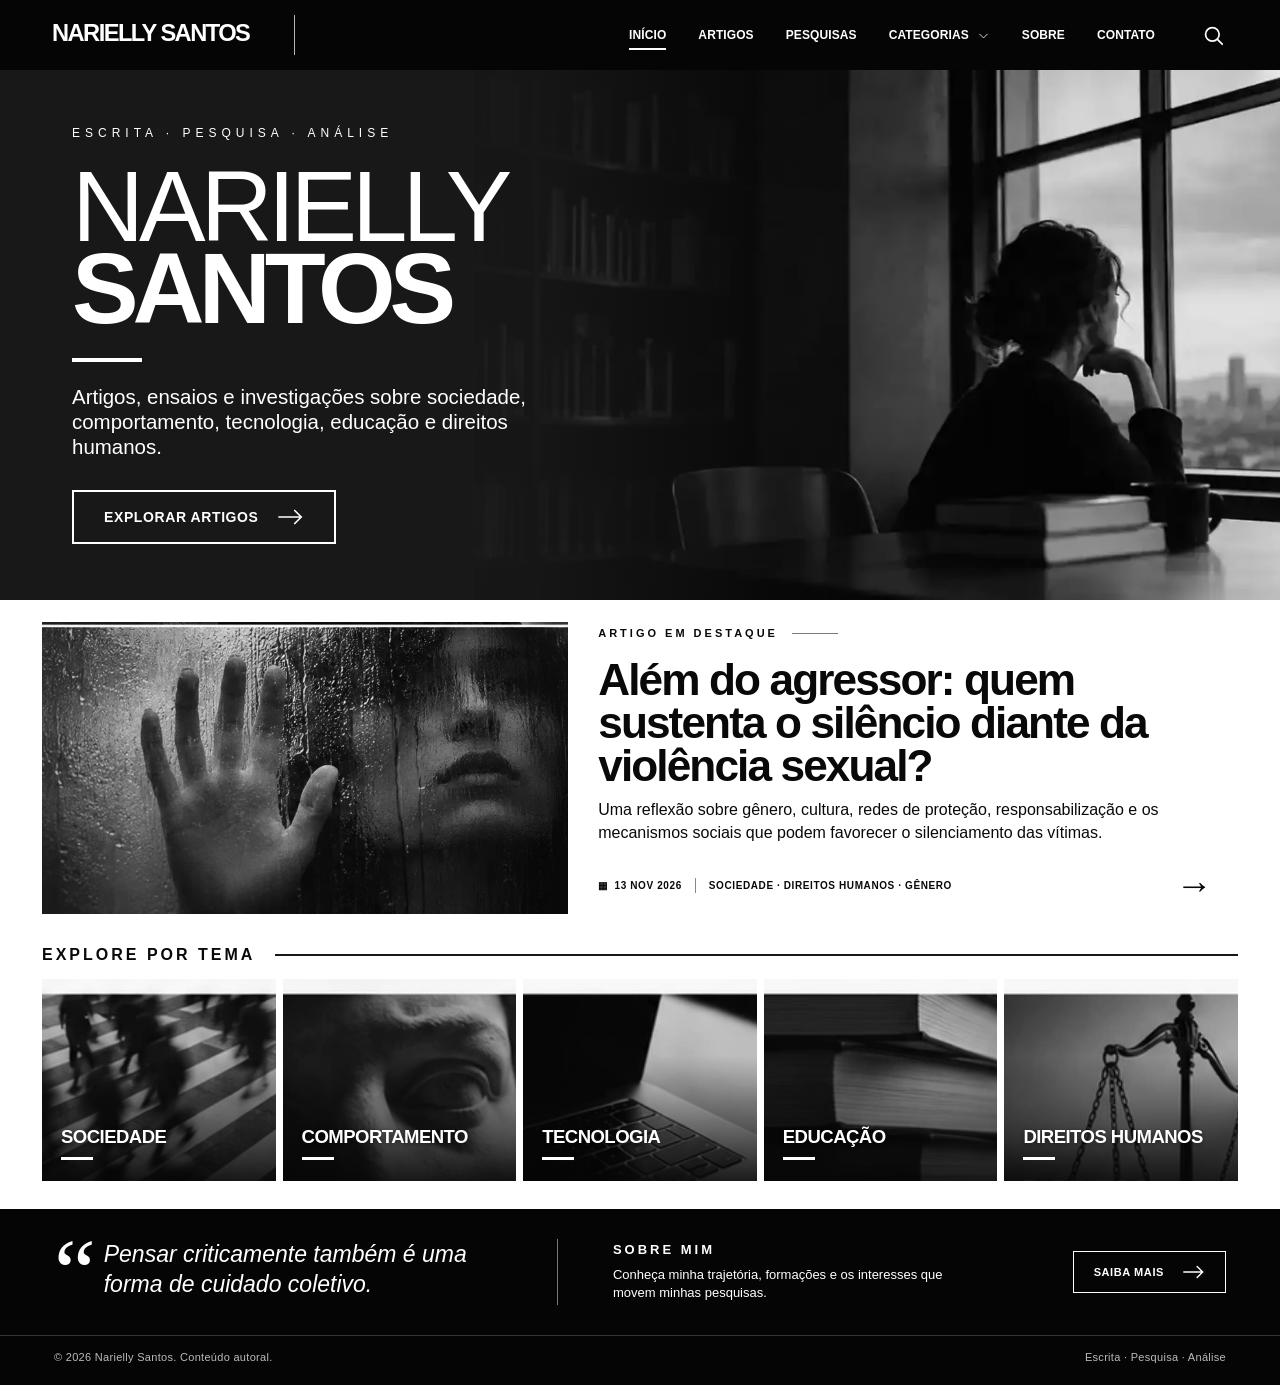
<file: index.html>
<!DOCTYPE html>

<html lang="pt-BR"><head><meta charset="utf-8"/><meta content="width=device-width, initial-scale=1" name="viewport"/>
<meta content="Artigos, ensaios e investigações autorais sobre sociedade, comportamento, tecnologia, educação e direitos humanos." name="description"/><meta content="#050505" name="theme-color"/>
<meta content="website" property="og:type"/><meta content="Narielly Santos — Escrita, pesquisa e análise" property="og:title"/><meta content="Artigos, ensaios e investigações autorais sobre sociedade, comportamento, tecnologia, educação e direitos humanos." property="og:description"/>
<title>Narielly Santos — Escrita, pesquisa e análise</title><link href="./assets/style.css" rel="stylesheet"/>
</head><body data-root="./"><a class="skip-link" href="#main">Pular para o conteúdo</a>
<header class="site-header"><div class="header-inner"><a aria-label="Narielly Santos, página inicial" class="brand" data-home-link href="/">NARIELLY SANTOS</a>
<nav aria-label="Navegação principal" class="main-nav" data-nav=""><a aria-current="page" class="active" data-home-link href="/">INÍCIO</a>
<a href="./artigos/index.html">ARTIGOS</a>
<a href="./pesquisas/index.html">PESQUISAS</a>
<div class="nav-dropdown"><button aria-expanded="false" aria-label="Abrir categorias" data-dropdown-toggle="" type="button">CATEGORIAS <svg aria-hidden="true" fill="none" stroke="currentColor" viewbox="0 0 16 16"><path d="m3 6 5 5 5-5"></path></svg></button>
<div class="dropdown-menu"><a href="./artigos/index.html?tema=sociedade">SOCIEDADE</a><a href="./artigos/index.html?tema=comportamento">COMPORTAMENTO</a><a href="./artigos/index.html?tema=tecnologia">TECNOLOGIA</a><a href="./artigos/index.html?tema=educacao">EDUCAÇÃO</a><a href="./artigos/index.html?tema=direitos-humanos">DIREITOS HUMANOS</a></div></div>
<a href="./sobre/index.html">SOBRE</a><a href="./contato/index.html">CONTATO</a></nav>
<div class="header-actions"><button aria-label="Pesquisar no site" class="icon-button" data-search-open="" title="Pesquisar (/)" type="button"><svg aria-hidden="true" fill="none" stroke="currentColor" stroke-linecap="round" stroke-linejoin="round" viewbox="0 0 24 24"><circle cx="10.8" cy="10.8" r="7.1"></circle><path d="m16.1 16.1 5 5"></path></svg></button>
<button aria-expanded="false" aria-label="Abrir menu" class="icon-button mobile-menu" data-menu="" type="button"><svg aria-hidden="true" fill="none" stroke="currentColor" stroke-linecap="round" viewbox="0 0 24 24"><path d="M2 6h20M2 12h20M2 18h20"></path></svg></button></div></div></header>
<main id="main"><section aria-label="Apresentação de Narielly Santos" class="home-hero"><div aria-label="Retrato editorial conceitual em preto e branco, com efeito de movimento" class="hero-art" role="img"></div>
<div class="hero-inner"><div class="eyebrow">ESCRITA · PESQUISA · ANÁLISE</div><h1>NARIELLY<br/><strong>SANTOS</strong></h1><span class="hero-rule"></span><p class="hero-description">Artigos, ensaios e investigações sobre sociedade, comportamento, tecnologia, educação e direitos humanos.</p><a class="outline-button" href="artigos/index.html">EXPLORAR ARTIGOS <svg aria-hidden="true" fill="none" stroke="currentColor" stroke-linecap="round" viewbox="0 0 28 18"><path d="M1 9h24M18 2l7 7-7 7"></path></svg></a></div></section>
<div class="home-content"><section aria-labelledby="featured-title" class="feature-grid"><a aria-label="Ler artigo em destaque" class="feature-image" href="artigos/alem-do-agressor/index.html"><img alt="Fotografia editorial em preto e branco, uma pessoa na sombra diante de luz projetada" src="assets/article-silencio.webp"/></a>
<div class="feature-copy"><div class="kicker">ARTIGO EM DESTAQUE</div><h2 id="featured-title"><a href="artigos/alem-do-agressor/index.html">Além do agressor: quem sustenta o silêncio diante da violência sexual?</a></h2>
<p>Uma reflexão sobre gênero, cultura, redes de proteção, responsabilização e os mecanismos sociais que podem favorecer o silenciamento das vítimas.</p>
<div class="feature-meta"><span>▦  13 NOV 2026</span><span class="meta-divider"></span><span>SOCIEDADE · DIREITOS HUMANOS · GÊNERO</span><a aria-label="Abrir artigo" class="feature-arrow" href="artigos/alem-do-agressor/index.html">→</a></div></div></section>
<section aria-labelledby="topics-title" class="topics"><h2 class="section-label" id="topics-title">EXPLORE POR TEMA</h2><div class="topic-grid"><a aria-label="Publicações de Sociedade" class="topic-card" href="artigos/index.html?tema=sociedade"><img alt="Imagem editorial em preto e branco sobre sociedade" loading="lazy" src="assets/category-sociedade.webp"/><span>SOCIEDADE</span></a><a aria-label="Publicações de Comportamento" class="topic-card" href="artigos/index.html?tema=comportamento"><img alt="Imagem editorial em preto e branco sobre comportamento" loading="lazy" src="assets/category-comportamento.webp"/><span>COMPORTAMENTO</span></a><a aria-label="Publicações de Tecnologia" class="topic-card" href="artigos/index.html?tema=tecnologia"><img alt="Imagem editorial em preto e branco sobre tecnologia" loading="lazy" src="assets/category-tecnologia.webp"/><span>TECNOLOGIA</span></a><a aria-label="Publicações de Educação" class="topic-card" href="artigos/index.html?tema=educacao"><img alt="Imagem editorial em preto e branco sobre educação" loading="lazy" src="assets/category-educacao.webp"/><span>EDUCAÇÃO</span></a><a aria-label="Publicações de Direitos Humanos" class="topic-card" href="artigos/index.html?tema=direitos-humanos"><img alt="Imagem editorial em preto e branco sobre direitos humanos" loading="lazy" src="assets/category-direitos-humanos.webp"/><span>DIREITOS HUMANOS</span></a></div></section></div></main>
<footer class="site-footer"><div class="footer-inner"><div class="footer-quote"><span aria-hidden="true" class="footer-quote-mark">“</span><em>Pensar criticamente também é uma forma de cuidado coletivo.</em></div><div class="footer-about"><h2>SOBRE MIM</h2><p>Conheça minha trajetória, formações e os interesses que movem minhas pesquisas.</p></div><a class="light-button" href="./sobre/index.html">SAIBA MAIS <svg aria-hidden="true" fill="none" stroke="currentColor" stroke-linecap="round" viewbox="0 0 28 18"><path d="M1 9h24M18 2l7 7-7 7"></path></svg></a></div>
<div class="footer-bottom"><span>© <span data-year="">2026</span> Narielly Santos. Conteúdo autoral.</span><span>Escrita · Pesquisa · Análise</span></div></footer>
<div aria-hidden="true" aria-label="Pesquisa no site" aria-modal="true" class="search-modal" data-search-modal="" role="dialog"><div class="search-panel">
<div class="search-panel-top"><h2>BUSCAR PUBLICAÇÕES</h2><button aria-label="Fechar busca" class="icon-button" data-search-close="" style="color:#000;font-size:29px" type="button">×</button></div>
<label for="site-search" style="font-size:12px;color:#666">Pesquise por título ou assunto</label><input autocomplete="off" data-search-input="" id="site-search" placeholder="Violência sexual, tecnologia, sociedade..."/><div class="search-results" data-search-results=""></div></div></div>
<script defer="" src="./assets/app.js"></script></body></html>
</file>
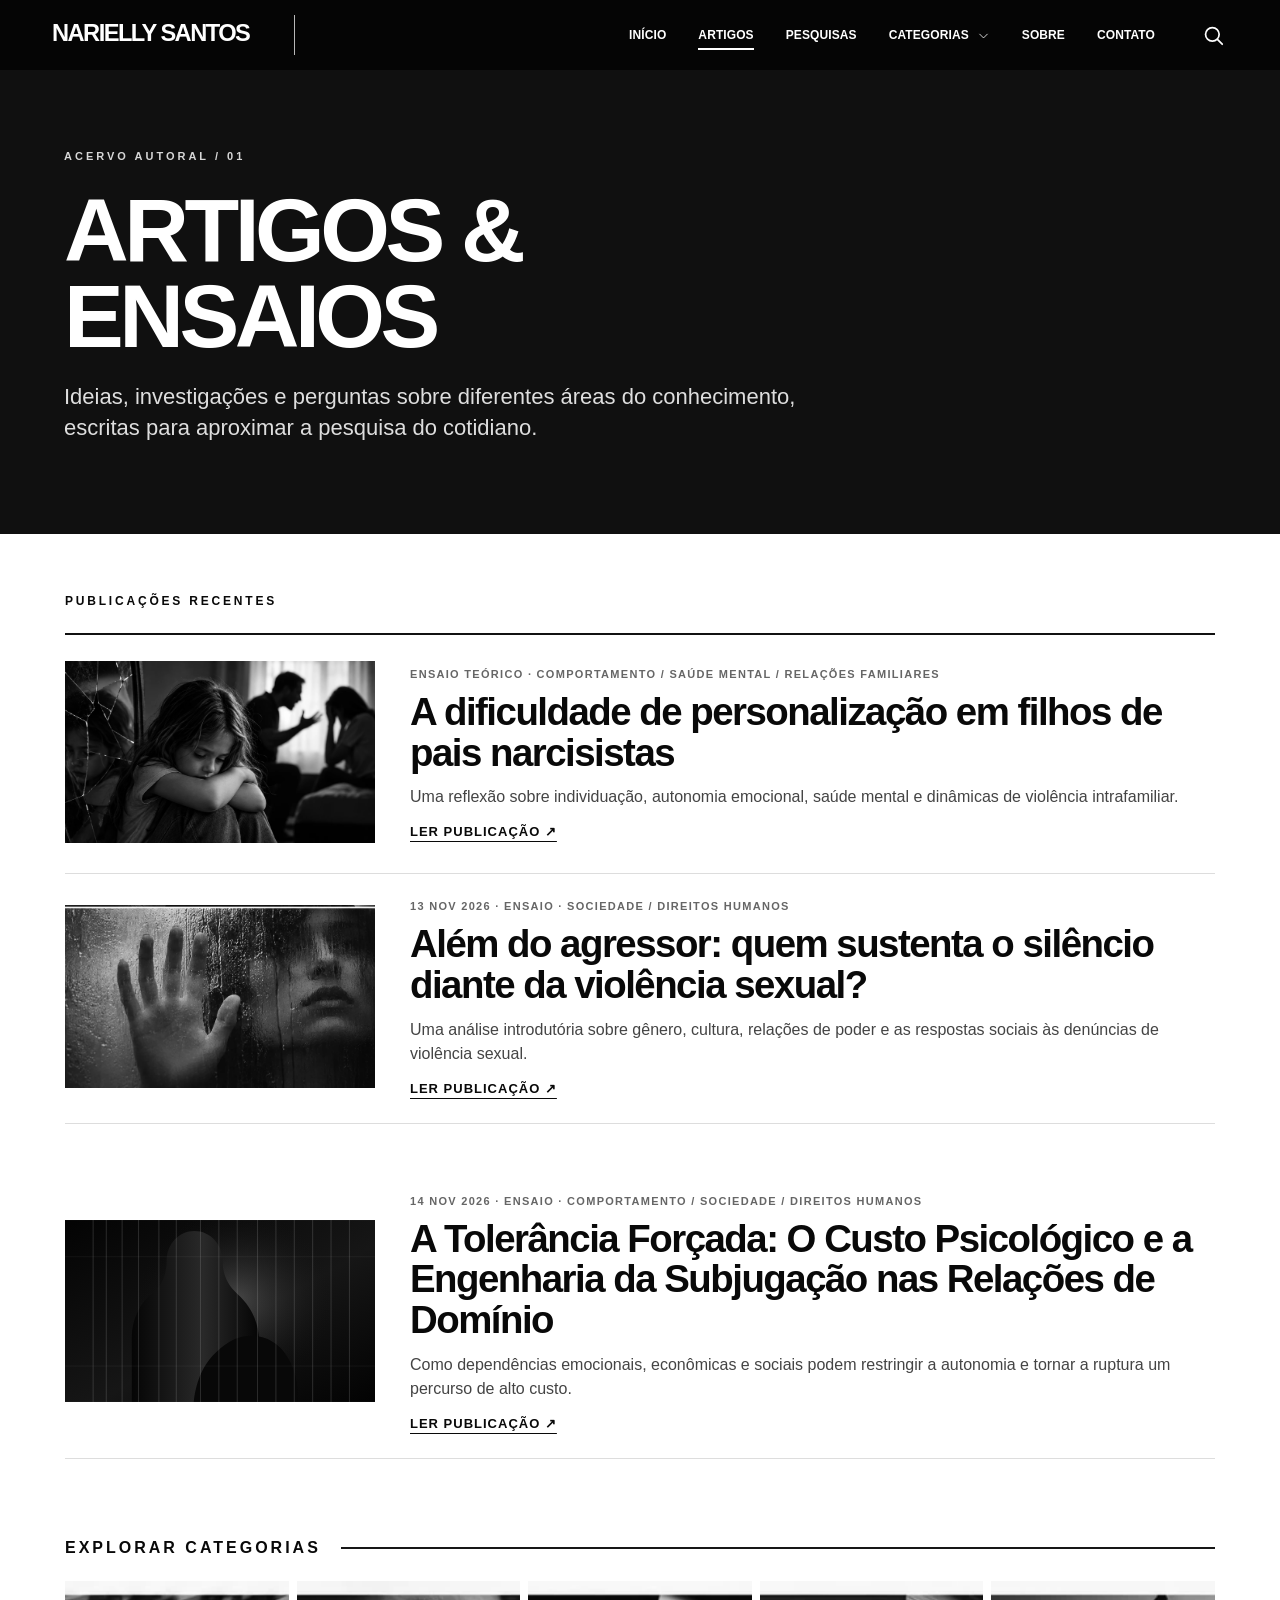
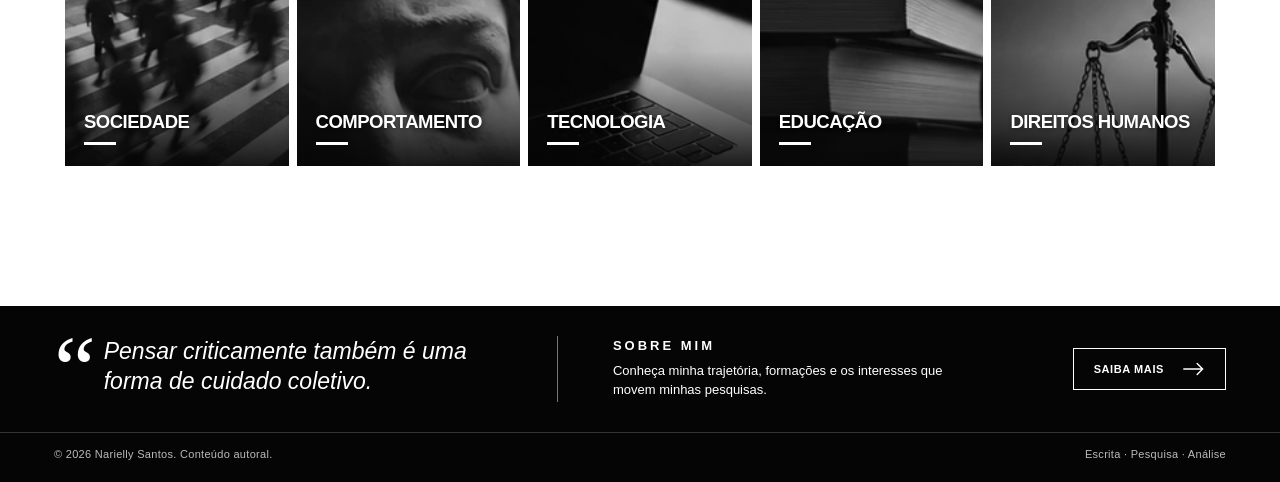
<file: artigos/index.html>
<!DOCTYPE html>

<html lang="pt-BR"><head><meta charset="utf-8"/><meta content="width=device-width, initial-scale=1" name="viewport"/>
<meta content="Arquivo de artigos e ensaios autorais de Narielly Santos." name="description"/><meta content="#050505" name="theme-color"/>
<meta content="website" property="og:type"/><meta content="Artigos e ensaios — Narielly Santos" property="og:title"/><meta content="Arquivo de artigos e ensaios autorais de Narielly Santos." property="og:description"/>
<title>Artigos e ensaios — Narielly Santos</title><link href="../assets/style.css" rel="stylesheet"/>
</head><body data-root="../"><a class="skip-link" href="#main">Pular para o conteúdo</a>
<header class="site-header"><div class="header-inner"><a aria-label="Narielly Santos, página inicial" class="brand" data-home-link href="/">NARIELLY SANTOS</a>
<nav aria-label="Navegação principal" class="main-nav" data-nav=""><a data-home-link href="/">INÍCIO</a>
<a aria-current="page" class="active" href="../artigos/index.html">ARTIGOS</a>
<a href="../pesquisas/index.html">PESQUISAS</a>
<div class="nav-dropdown"><button aria-expanded="false" aria-label="Abrir categorias" data-dropdown-toggle="" type="button">CATEGORIAS <svg aria-hidden="true" fill="none" stroke="currentColor" viewbox="0 0 16 16"><path d="m3 6 5 5 5-5"></path></svg></button>
<div class="dropdown-menu"><a href="../artigos/index.html?tema=sociedade">SOCIEDADE</a><a href="../artigos/index.html?tema=comportamento">COMPORTAMENTO</a><a href="../artigos/index.html?tema=tecnologia">TECNOLOGIA</a><a href="../artigos/index.html?tema=educacao">EDUCAÇÃO</a><a href="../artigos/index.html?tema=direitos-humanos">DIREITOS HUMANOS</a></div></div>
<a href="../sobre/index.html">SOBRE</a><a href="../contato/index.html">CONTATO</a></nav>
<div class="header-actions"><button aria-label="Pesquisar no site" class="icon-button" data-search-open="" title="Pesquisar (/)" type="button"><svg aria-hidden="true" fill="none" stroke="currentColor" stroke-linecap="round" stroke-linejoin="round" viewbox="0 0 24 24"><circle cx="10.8" cy="10.8" r="7.1"></circle><path d="m16.1 16.1 5 5"></path></svg></button>
<button aria-expanded="false" aria-label="Abrir menu" class="icon-button mobile-menu" data-menu="" type="button"><svg aria-hidden="true" fill="none" stroke="currentColor" stroke-linecap="round" viewbox="0 0 24 24"><path d="M2 6h20M2 12h20M2 18h20"></path></svg></button></div></div></header>
<main id="main"><section class="inner-hero no-image"><div class="inner-kicker">ACERVO AUTORAL / 01</div><h1>ARTIGOS &amp;<br/>ENSAIOS</h1><p>Ideias, investigações e perguntas sobre diferentes áreas do conhecimento, escritas para aproximar a pesquisa do cotidiano.</p></section>
<div class="content-container"><div class="section-overline" data-category-title="">PUBLICAÇÕES RECENTES</div><div class="article-list" data-article-list=""><article class="article-list-card" data-categories="comportamento,saude-mental,relacoes-familiares"><a href="narcisismo-parental-autonomia-emocional/index.html" aria-label="Ler A dificuldade de personalização em filhos de pais narcisistas"><img alt="Imagem editorial em preto e branco sobre relações familiares" src="../assets/article-familia.webp"/></a><div><div class="small-meta">ENSAIO TEÓRICO · COMPORTAMENTO / SAÚDE MENTAL / RELAÇÕES FAMILIARES</div><h2><a href="narcisismo-parental-autonomia-emocional/index.html">A dificuldade de personalização em filhos de pais narcisistas</a></h2><p>Uma reflexão sobre individuação, autonomia emocional, saúde mental e dinâmicas de violência intrafamiliar.</p><a class="text-arrow" href="narcisismo-parental-autonomia-emocional/index.html">LER PUBLICAÇÃO ↗</a></div></article>
<article class="article-list-card" data-categories="sociedade,direitos-humanos"><a href="alem-do-agressor/index.html"><img alt="Silhueta conceitual em preto e branco" src="../assets/article-silencio.webp"/></a><div><div class="small-meta">13 NOV 2026 · ENSAIO · SOCIEDADE / DIREITOS HUMANOS</div><h2><a href="alem-do-agressor/index.html">Além do agressor: quem sustenta o silêncio diante da violência sexual?</a></h2><p>Uma análise introdutória sobre gênero, cultura, relações de poder e as respostas sociais às denúncias de violência sexual.</p><a class="text-arrow" href="alem-do-agressor/index.html">LER PUBLICAÇÃO ↗</a></div></article></div>
<article class="article-list-card" data-categories="comportamento,sociedade,direitos-humanos"><a href="tolerancia-forcada/index.html" aria-label="Ler A Tolerância Forçada"><img alt="Silhueta humana cercada por fios verticais, imagem conceitual em preto e branco" src="../assets/tolerancia-forcada.svg"/></a><div><div class="small-meta">14 NOV 2026 · ENSAIO · COMPORTAMENTO / SOCIEDADE / DIREITOS HUMANOS</div><h2><a href="tolerancia-forcada/index.html">A Tolerância Forçada: O Custo Psicológico e a Engenharia da Subjugação nas Relações de Domínio</a></h2><p>Como dependências emocionais, econômicas e sociais podem restringir a autonomia e tornar a ruptura um percurso de alto custo.</p><a class="text-arrow" href="tolerancia-forcada/index.html">LER PUBLICAÇÃO ↗</a></div></article>
<div class="empty-state" data-empty-state="" hidden=""><h2>Novas publicações em preparação</h2><p>Esta categoria ainda não tem um texto publicado. O primeiro ensaio já está disponível nas seções Sociedade e Direitos humanos.</p><a href="./index.html">Ver todos os artigos ↗</a></div>
<h2 class="section-label">EXPLORAR CATEGORIAS</h2><div class="topics-page"><a aria-label="Publicações de Sociedade" class="topic-card" href="../artigos/index.html?tema=sociedade"><img alt="Fotografia conceitual para a categoria Sociedade" src="../assets/category-sociedade.webp"/><span>SOCIEDADE</span></a><a aria-label="Publicações de Comportamento" class="topic-card" href="../artigos/index.html?tema=comportamento"><img alt="Fotografia conceitual para a categoria Comportamento" src="../assets/category-comportamento.webp"/><span>COMPORTAMENTO</span></a><a aria-label="Publicações de Tecnologia" class="topic-card" href="../artigos/index.html?tema=tecnologia"><img alt="Fotografia conceitual para a categoria Tecnologia" src="../assets/category-tecnologia.webp"/><span>TECNOLOGIA</span></a><a aria-label="Publicações de Educação" class="topic-card" href="../artigos/index.html?tema=educacao"><img alt="Fotografia conceitual para a categoria Educação" src="../assets/category-educacao.webp"/><span>EDUCAÇÃO</span></a><a aria-label="Publicações de Direitos Humanos" class="topic-card" href="../artigos/index.html?tema=direitos-humanos"><img alt="Fotografia conceitual para a categoria Direitos Humanos" src="../assets/category-direitos-humanos.webp"/><span>DIREITOS HUMANOS</span></a></div></div></main>
<footer class="site-footer"><div class="footer-inner"><div class="footer-quote"><span aria-hidden="true" class="footer-quote-mark">“</span><em>Pensar criticamente também é uma forma de cuidado coletivo.</em></div><div class="footer-about"><h2>SOBRE MIM</h2><p>Conheça minha trajetória, formações e os interesses que movem minhas pesquisas.</p></div><a class="light-button" href="../sobre/index.html">SAIBA MAIS <svg aria-hidden="true" fill="none" stroke="currentColor" stroke-linecap="round" viewbox="0 0 28 18"><path d="M1 9h24M18 2l7 7-7 7"></path></svg></a></div>
<div class="footer-bottom"><span>© <span data-year="">2026</span> Narielly Santos. Conteúdo autoral.</span><span>Escrita · Pesquisa · Análise</span></div></footer>
<div aria-hidden="true" aria-label="Pesquisa no site" aria-modal="true" class="search-modal" data-search-modal="" role="dialog"><div class="search-panel">
<div class="search-panel-top"><h2>BUSCAR PUBLICAÇÕES</h2><button aria-label="Fechar busca" class="icon-button" data-search-close="" style="color:#000;font-size:29px" type="button">×</button></div>
<label for="site-search" style="font-size:12px;color:#666">Pesquise por título ou assunto</label><input autocomplete="off" data-search-input="" id="site-search" placeholder="Violência sexual, tecnologia, sociedade..."/><div class="search-results" data-search-results=""></div></div></div>
<script defer="" src="../assets/app.js"></script></body></html>
</file>
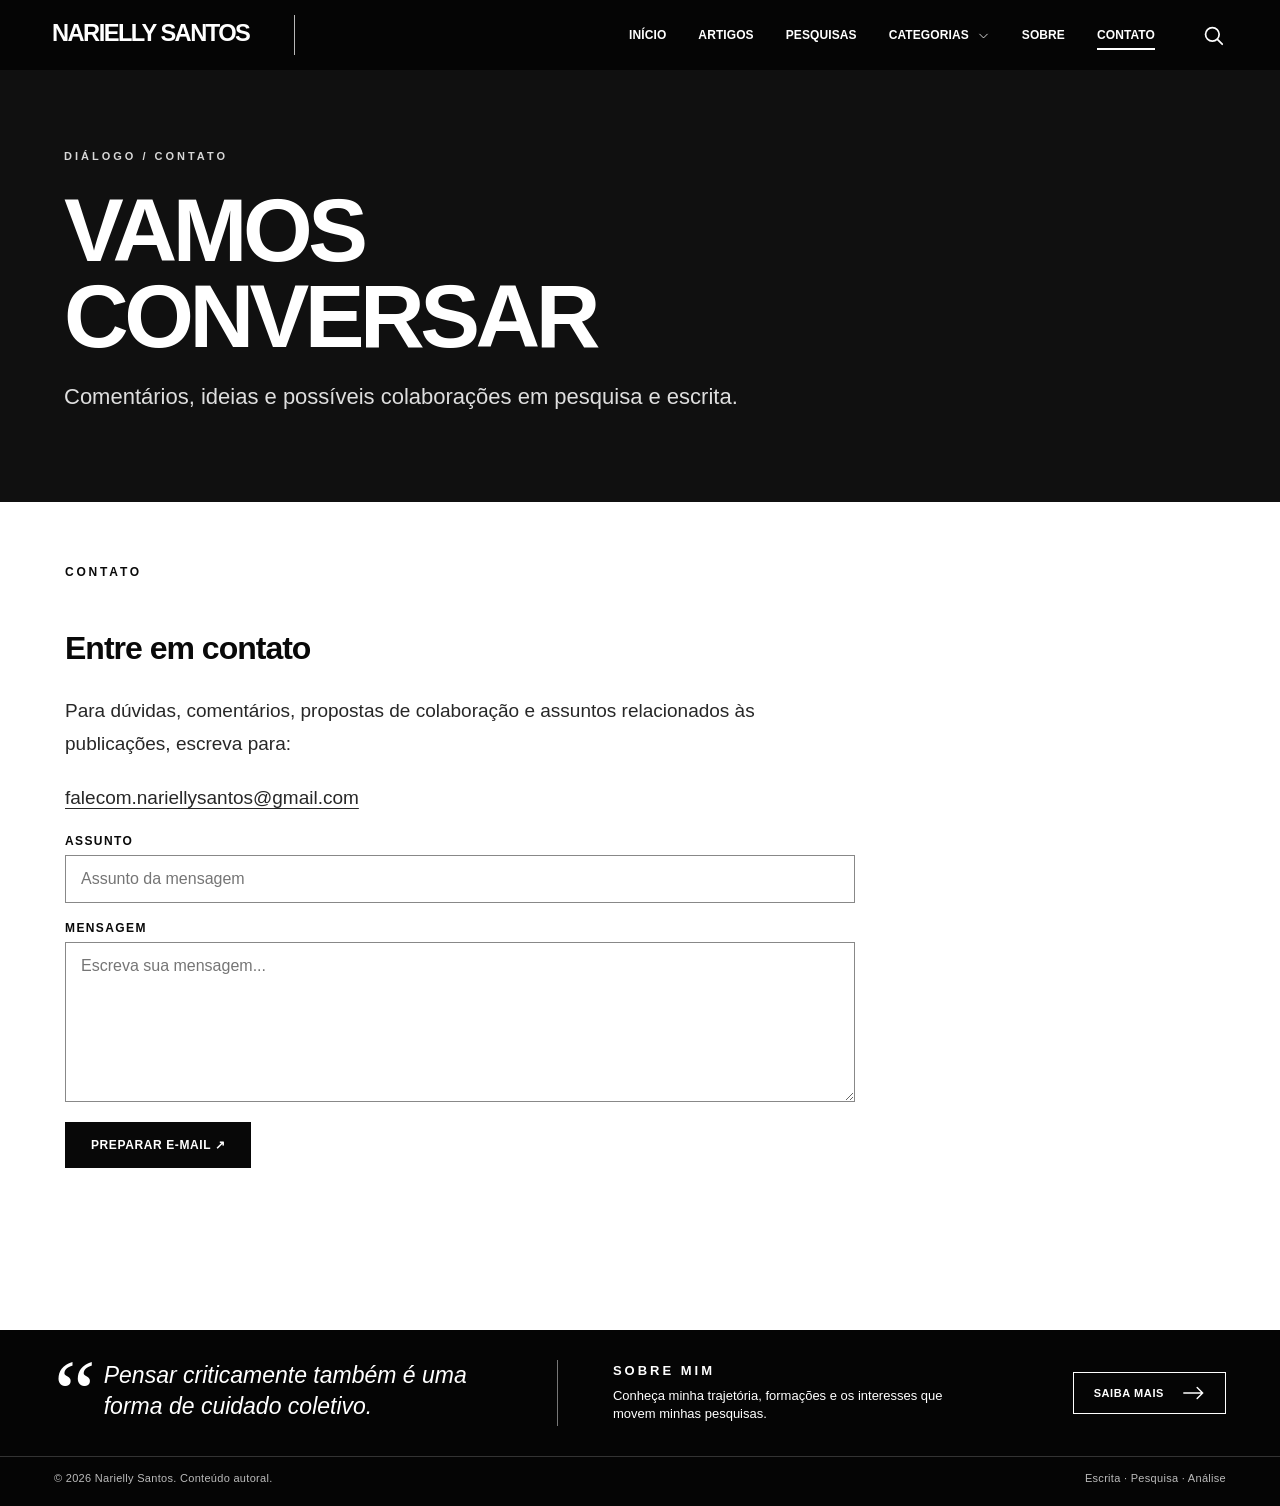
<file: contato/index.html>
<!DOCTYPE html>

<html lang="pt-BR"><head><meta charset="utf-8"/><meta content="width=device-width, initial-scale=1" name="viewport"/>
<meta content="Canal de contato do site autoral Narielly Santos." name="description"/><meta content="#050505" name="theme-color"/>
<meta content="website" property="og:type"/><meta content="Contato — Narielly Santos" property="og:title"/><meta content="Canal de contato do site autoral Narielly Santos." property="og:description"/>
<title>Contato — Narielly Santos</title><link href="../assets/style.css" rel="stylesheet"/>
</head><body data-root="../"><a class="skip-link" href="#main">Pular para o conteúdo</a>
<header class="site-header"><div class="header-inner"><a aria-label="Narielly Santos, página inicial" class="brand" data-home-link href="/">NARIELLY SANTOS</a>
<nav aria-label="Navegação principal" class="main-nav" data-nav=""><a data-home-link href="/">INÍCIO</a>
<a href="../artigos/index.html">ARTIGOS</a>
<a href="../pesquisas/index.html">PESQUISAS</a>
<div class="nav-dropdown"><button aria-expanded="false" aria-label="Abrir categorias" data-dropdown-toggle="" type="button">CATEGORIAS <svg aria-hidden="true" fill="none" stroke="currentColor" viewbox="0 0 16 16"><path d="m3 6 5 5 5-5"></path></svg></button>
<div class="dropdown-menu"><a href="../artigos/index.html?tema=sociedade">SOCIEDADE</a><a href="../artigos/index.html?tema=comportamento">COMPORTAMENTO</a><a href="../artigos/index.html?tema=tecnologia">TECNOLOGIA</a><a href="../artigos/index.html?tema=educacao">EDUCAÇÃO</a><a href="../artigos/index.html?tema=direitos-humanos">DIREITOS HUMANOS</a></div></div>
<a href="../sobre/index.html">SOBRE</a><a aria-current="page" class="active" href="../contato/index.html">CONTATO</a></nav>
<div class="header-actions"><button aria-label="Pesquisar no site" class="icon-button" data-search-open="" title="Pesquisar (/)" type="button"><svg aria-hidden="true" fill="none" stroke="currentColor" stroke-linecap="round" stroke-linejoin="round" viewbox="0 0 24 24"><circle cx="10.8" cy="10.8" r="7.1"></circle><path d="m16.1 16.1 5 5"></path></svg></button>
<button aria-expanded="false" aria-label="Abrir menu" class="icon-button mobile-menu" data-menu="" type="button"><svg aria-hidden="true" fill="none" stroke="currentColor" stroke-linecap="round" viewbox="0 0 24 24"><path d="M2 6h20M2 12h20M2 18h20"></path></svg></button></div></div></header>
<main id="main"><section class="inner-hero no-image"><div class="inner-kicker">DIÁLOGO / CONTATO</div><h1>VAMOS<br/>CONVERSAR</h1><p>Comentários, ideias e possíveis colaborações em pesquisa e escrita.</p></section><div class="content-container"><div class="prose"><span class="section-overline">CONTATO</span><h2>Entre em contato</h2><p>Para dúvidas, comentários, propostas de colaboração e assuntos relacionados às publicações, escreva para:</p><p><a href="mailto:falecom.nariellysantos@gmail.com">falecom.nariellysantos@gmail.com</a></p><form data-compose=""><div class="form-row"><label for="subject">Assunto</label><input id="subject" maxlength="150" name="assunto" placeholder="Assunto da mensagem" required=""/></div><div class="form-row"><label for="message">Mensagem</label><textarea id="message" maxlength="6000" name="mensagem" placeholder="Escreva sua mensagem..." required="" rows="6"></textarea></div><button class="black-button" type="submit">PREPARAR E-MAIL ↗</button><p class="form-feedback" data-compose-feedback="" role="status"></p></form></div></div></main>
<footer class="site-footer"><div class="footer-inner"><div class="footer-quote"><span aria-hidden="true" class="footer-quote-mark">“</span><em>Pensar criticamente também é uma forma de cuidado coletivo.</em></div><div class="footer-about"><h2>SOBRE MIM</h2><p>Conheça minha trajetória, formações e os interesses que movem minhas pesquisas.</p></div><a class="light-button" href="../sobre/index.html">SAIBA MAIS <svg aria-hidden="true" fill="none" stroke="currentColor" stroke-linecap="round" viewbox="0 0 28 18"><path d="M1 9h24M18 2l7 7-7 7"></path></svg></a></div>
<div class="footer-bottom"><span>© <span data-year="">2026</span> Narielly Santos. Conteúdo autoral.</span><span>Escrita · Pesquisa · Análise</span></div></footer>
<div aria-hidden="true" aria-label="Pesquisa no site" aria-modal="true" class="search-modal" data-search-modal="" role="dialog"><div class="search-panel">
<div class="search-panel-top"><h2>BUSCAR PUBLICAÇÕES</h2><button aria-label="Fechar busca" class="icon-button" data-search-close="" style="color:#000;font-size:29px" type="button">×</button></div>
<label for="site-search" style="font-size:12px;color:#666">Pesquise por título ou assunto</label><input autocomplete="off" data-search-input="" id="site-search" placeholder="Violência sexual, tecnologia, sociedade..."/><div class="search-results" data-search-results=""></div></div></div>
<script defer="" src="../assets/app.js"></script></body></html>
</file>
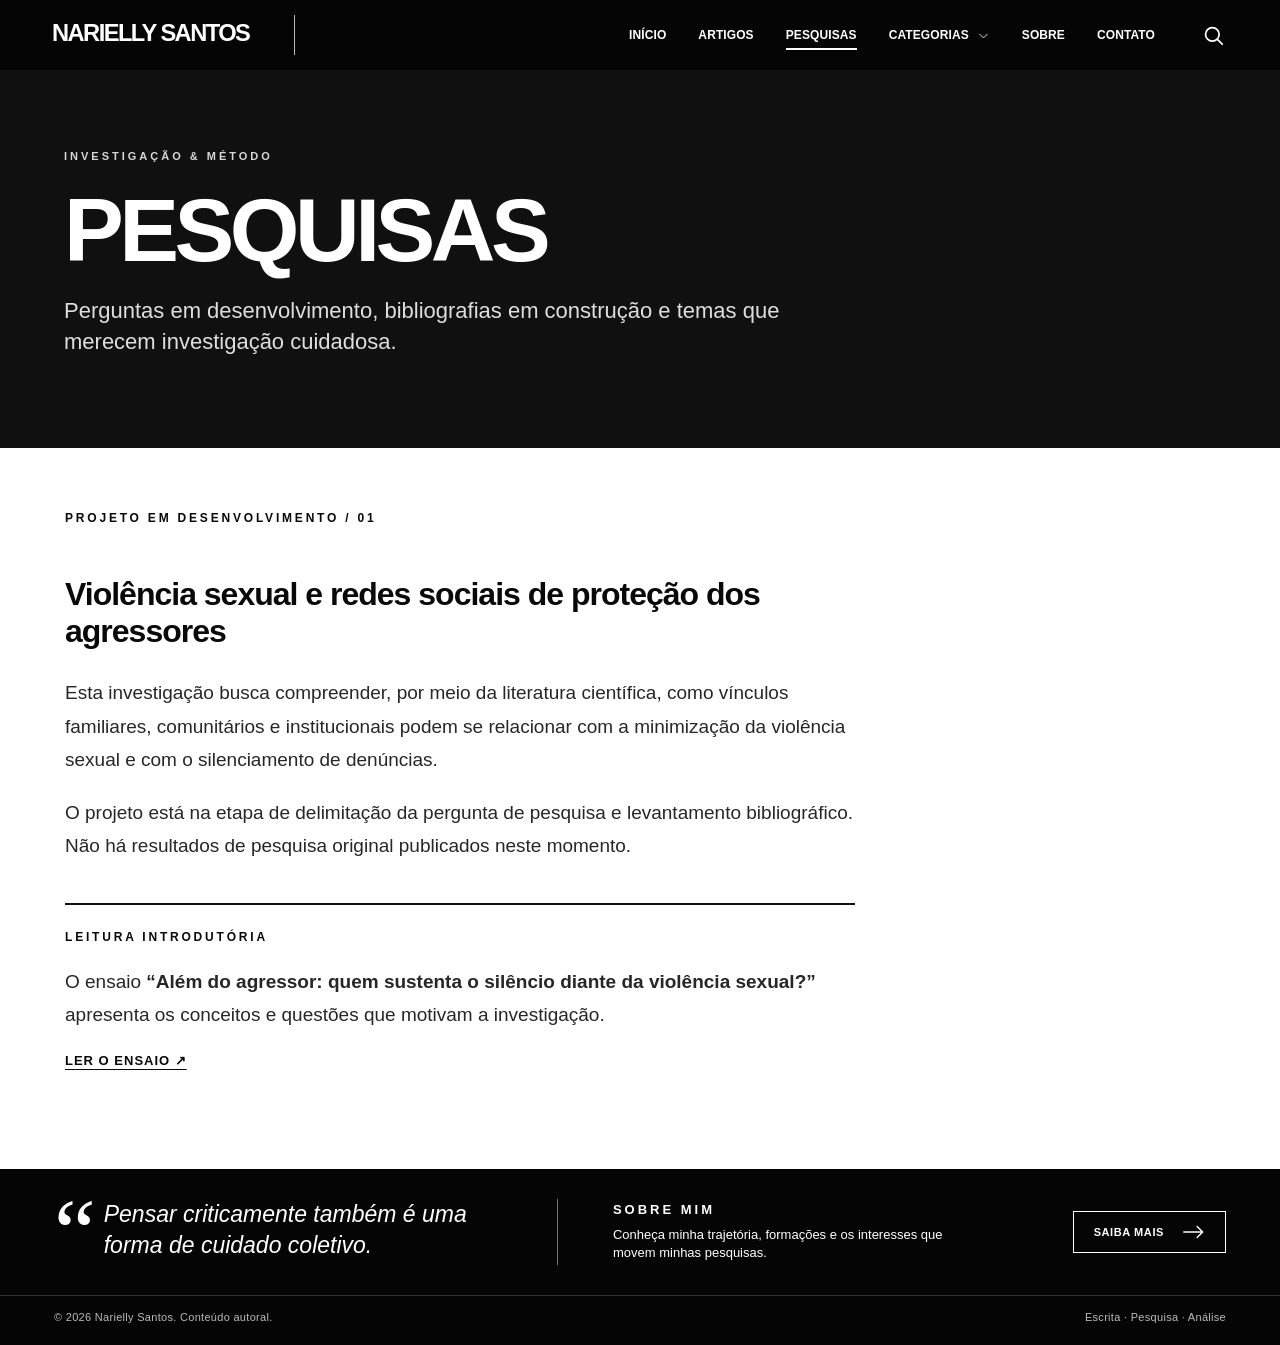
<file: pesquisas/index.html>
<!DOCTYPE html>

<html lang="pt-BR"><head><meta charset="utf-8"/><meta content="width=device-width, initial-scale=1" name="viewport"/>
<meta content="Projetos e pesquisas em desenvolvimento por Narielly Santos." name="description"/><meta content="#050505" name="theme-color"/>
<meta content="website" property="og:type"/><meta content="Pesquisas — Narielly Santos" property="og:title"/><meta content="Projetos e pesquisas em desenvolvimento por Narielly Santos." property="og:description"/>
<title>Pesquisas — Narielly Santos</title><link href="../assets/style.css" rel="stylesheet"/>
</head><body data-root="../"><a class="skip-link" href="#main">Pular para o conteúdo</a>
<header class="site-header"><div class="header-inner"><a aria-label="Narielly Santos, página inicial" class="brand" data-home-link href="/">NARIELLY SANTOS</a>
<nav aria-label="Navegação principal" class="main-nav" data-nav=""><a data-home-link href="/">INÍCIO</a>
<a href="../artigos/index.html">ARTIGOS</a>
<a aria-current="page" class="active" href="../pesquisas/index.html">PESQUISAS</a>
<div class="nav-dropdown"><button aria-expanded="false" aria-label="Abrir categorias" data-dropdown-toggle="" type="button">CATEGORIAS <svg aria-hidden="true" fill="none" stroke="currentColor" viewbox="0 0 16 16"><path d="m3 6 5 5 5-5"></path></svg></button>
<div class="dropdown-menu"><a href="../artigos/index.html?tema=sociedade">SOCIEDADE</a><a href="../artigos/index.html?tema=comportamento">COMPORTAMENTO</a><a href="../artigos/index.html?tema=tecnologia">TECNOLOGIA</a><a href="../artigos/index.html?tema=educacao">EDUCAÇÃO</a><a href="../artigos/index.html?tema=direitos-humanos">DIREITOS HUMANOS</a></div></div>
<a href="../sobre/index.html">SOBRE</a><a href="../contato/index.html">CONTATO</a></nav>
<div class="header-actions"><button aria-label="Pesquisar no site" class="icon-button" data-search-open="" title="Pesquisar (/)" type="button"><svg aria-hidden="true" fill="none" stroke="currentColor" stroke-linecap="round" stroke-linejoin="round" viewbox="0 0 24 24"><circle cx="10.8" cy="10.8" r="7.1"></circle><path d="m16.1 16.1 5 5"></path></svg></button>
<button aria-expanded="false" aria-label="Abrir menu" class="icon-button mobile-menu" data-menu="" type="button"><svg aria-hidden="true" fill="none" stroke="currentColor" stroke-linecap="round" viewbox="0 0 24 24"><path d="M2 6h20M2 12h20M2 18h20"></path></svg></button></div></div></header>
<main id="main"><section class="inner-hero no-image"><div class="inner-kicker">INVESTIGAÇÃO &amp; MÉTODO</div><h1>PESQUISAS</h1><p>Perguntas em desenvolvimento, bibliografias em construção e temas que merecem investigação cuidadosa.</p></section><div class="content-container"><div class="prose"><span class="section-overline">PROJETO EM DESENVOLVIMENTO / 01</span><h2>Violência sexual e redes sociais de proteção dos agressores</h2><p>Esta investigação busca compreender, por meio da literatura científica, como vínculos familiares, comunitários e institucionais podem se relacionar com a minimização da violência sexual e com o silenciamento de denúncias.</p><p>O projeto está na etapa de delimitação da pergunta de pesquisa e levantamento bibliográfico. Não há resultados de pesquisa original publicados neste momento.</p><div class="kicker-box"><span class="section-overline">LEITURA INTRODUTÓRIA</span><p>O ensaio <strong>“Além do agressor: quem sustenta o silêncio diante da violência sexual?”</strong> apresenta os conceitos e questões que motivam a investigação.</p><a class="text-arrow" href="../artigos/alem-do-agressor/index.html">LER O ENSAIO ↗</a></div></div></div></main>
<footer class="site-footer"><div class="footer-inner"><div class="footer-quote"><span aria-hidden="true" class="footer-quote-mark">“</span><em>Pensar criticamente também é uma forma de cuidado coletivo.</em></div><div class="footer-about"><h2>SOBRE MIM</h2><p>Conheça minha trajetória, formações e os interesses que movem minhas pesquisas.</p></div><a class="light-button" href="../sobre/index.html">SAIBA MAIS <svg aria-hidden="true" fill="none" stroke="currentColor" stroke-linecap="round" viewbox="0 0 28 18"><path d="M1 9h24M18 2l7 7-7 7"></path></svg></a></div>
<div class="footer-bottom"><span>© <span data-year="">2026</span> Narielly Santos. Conteúdo autoral.</span><span>Escrita · Pesquisa · Análise</span></div></footer>
<div aria-hidden="true" aria-label="Pesquisa no site" aria-modal="true" class="search-modal" data-search-modal="" role="dialog"><div class="search-panel">
<div class="search-panel-top"><h2>BUSCAR PUBLICAÇÕES</h2><button aria-label="Fechar busca" class="icon-button" data-search-close="" style="color:#000;font-size:29px" type="button">×</button></div>
<label for="site-search" style="font-size:12px;color:#666">Pesquise por título ou assunto</label><input autocomplete="off" data-search-input="" id="site-search" placeholder="Violência sexual, tecnologia, sociedade..."/><div class="search-results" data-search-results=""></div></div></div>
<script defer="" src="../assets/app.js"></script></body></html>
</file>
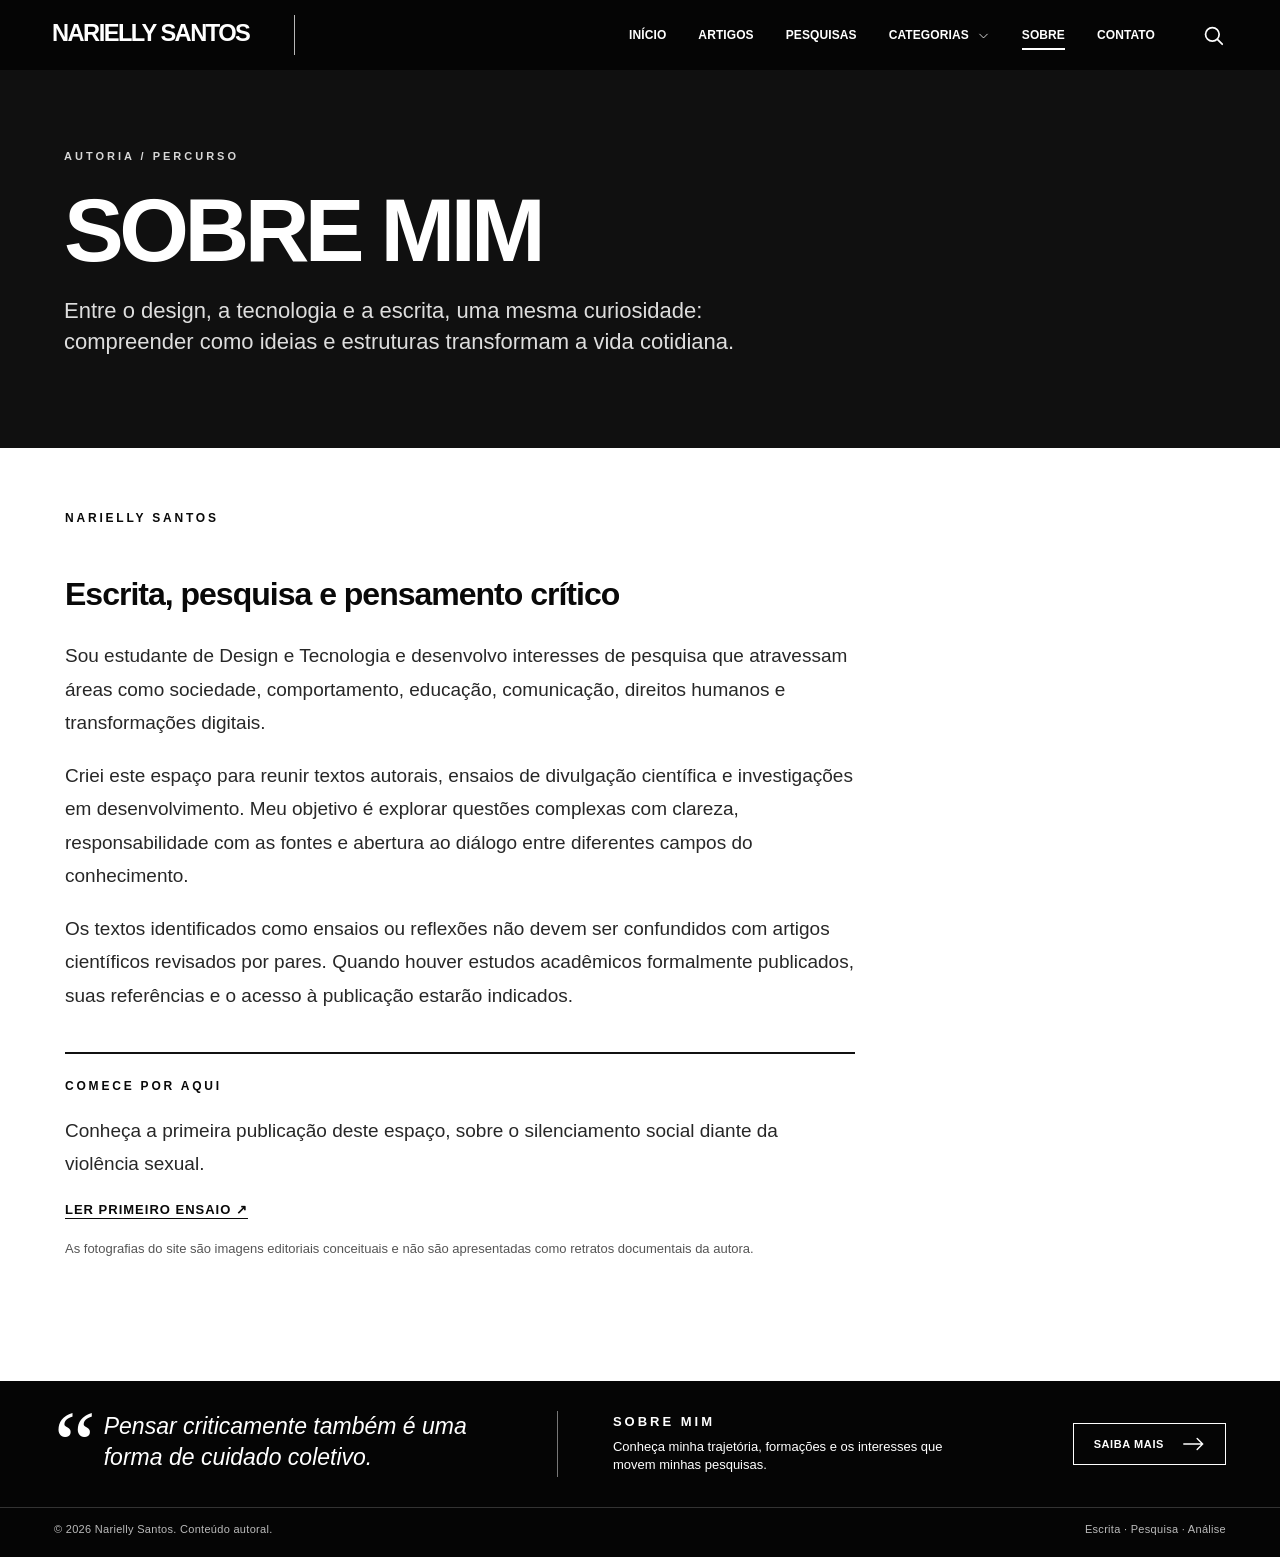
<file: sobre/index.html>
<!DOCTYPE html>

<html lang="pt-BR"><head><meta charset="utf-8"/><meta content="width=device-width, initial-scale=1" name="viewport"/>
<meta content="Conheça Narielly Santos e seu espaço autoral sobre escrita, pesquisa, design e tecnologia." name="description"/><meta content="#050505" name="theme-color"/>
<meta content="website" property="og:type"/><meta content="Sobre — Narielly Santos" property="og:title"/><meta content="Conheça Narielly Santos e seu espaço autoral sobre escrita, pesquisa, design e tecnologia." property="og:description"/>
<title>Sobre — Narielly Santos</title><link href="../assets/style.css" rel="stylesheet"/>
</head><body data-root="../"><a class="skip-link" href="#main">Pular para o conteúdo</a>
<header class="site-header"><div class="header-inner"><a aria-label="Narielly Santos, página inicial" class="brand" data-home-link href="/">NARIELLY SANTOS</a>
<nav aria-label="Navegação principal" class="main-nav" data-nav=""><a data-home-link href="/">INÍCIO</a>
<a href="../artigos/index.html">ARTIGOS</a>
<a href="../pesquisas/index.html">PESQUISAS</a>
<div class="nav-dropdown"><button aria-expanded="false" aria-label="Abrir categorias" data-dropdown-toggle="" type="button">CATEGORIAS <svg aria-hidden="true" fill="none" stroke="currentColor" viewbox="0 0 16 16"><path d="m3 6 5 5 5-5"></path></svg></button>
<div class="dropdown-menu"><a href="../artigos/index.html?tema=sociedade">SOCIEDADE</a><a href="../artigos/index.html?tema=comportamento">COMPORTAMENTO</a><a href="../artigos/index.html?tema=tecnologia">TECNOLOGIA</a><a href="../artigos/index.html?tema=educacao">EDUCAÇÃO</a><a href="../artigos/index.html?tema=direitos-humanos">DIREITOS HUMANOS</a></div></div>
<a aria-current="page" class="active" href="../sobre/index.html">SOBRE</a><a href="../contato/index.html">CONTATO</a></nav>
<div class="header-actions"><button aria-label="Pesquisar no site" class="icon-button" data-search-open="" title="Pesquisar (/)" type="button"><svg aria-hidden="true" fill="none" stroke="currentColor" stroke-linecap="round" stroke-linejoin="round" viewbox="0 0 24 24"><circle cx="10.8" cy="10.8" r="7.1"></circle><path d="m16.1 16.1 5 5"></path></svg></button>
<button aria-expanded="false" aria-label="Abrir menu" class="icon-button mobile-menu" data-menu="" type="button"><svg aria-hidden="true" fill="none" stroke="currentColor" stroke-linecap="round" viewbox="0 0 24 24"><path d="M2 6h20M2 12h20M2 18h20"></path></svg></button></div></div></header>
<main id="main"><section class="inner-hero no-image"><div class="inner-kicker">AUTORIA / PERCURSO</div><h1>SOBRE MIM</h1><p>Entre o design, a tecnologia e a escrita, uma mesma curiosidade: compreender como ideias e estruturas transformam a vida cotidiana.</p></section><div class="content-container"><div class="prose"><span class="section-overline">NARIELLY SANTOS</span><h2>Escrita, pesquisa e pensamento crítico</h2><p>Sou estudante de Design e Tecnologia e desenvolvo interesses de pesquisa que atravessam áreas como sociedade, comportamento, educação, comunicação, direitos humanos e transformações digitais.</p><p>Criei este espaço para reunir textos autorais, ensaios de divulgação científica e investigações em desenvolvimento. Meu objetivo é explorar questões complexas com clareza, responsabilidade com as fontes e abertura ao diálogo entre diferentes campos do conhecimento.</p><p>Os textos identificados como ensaios ou reflexões não devem ser confundidos com artigos científicos revisados por pares. Quando houver estudos acadêmicos formalmente publicados, suas referências e o acesso à publicação estarão indicados.</p><div class="kicker-box"><span class="section-overline">COMECE POR AQUI</span><p>Conheça a primeira publicação deste espaço, sobre o silenciamento social diante da violência sexual.</p><a class="text-arrow" href="../artigos/alem-do-agressor/index.html">LER PRIMEIRO ENSAIO ↗</a></div><p style="font-size:13px;color:#555">As fotografias do site são imagens editoriais conceituais e não são apresentadas como retratos documentais da autora.</p></div></div></main>
<footer class="site-footer"><div class="footer-inner"><div class="footer-quote"><span aria-hidden="true" class="footer-quote-mark">“</span><em>Pensar criticamente também é uma forma de cuidado coletivo.</em></div><div class="footer-about"><h2>SOBRE MIM</h2><p>Conheça minha trajetória, formações e os interesses que movem minhas pesquisas.</p></div><a class="light-button" href="../sobre/index.html">SAIBA MAIS <svg aria-hidden="true" fill="none" stroke="currentColor" stroke-linecap="round" viewbox="0 0 28 18"><path d="M1 9h24M18 2l7 7-7 7"></path></svg></a></div>
<div class="footer-bottom"><span>© <span data-year="">2026</span> Narielly Santos. Conteúdo autoral.</span><span>Escrita · Pesquisa · Análise</span></div></footer>
<div aria-hidden="true" aria-label="Pesquisa no site" aria-modal="true" class="search-modal" data-search-modal="" role="dialog"><div class="search-panel">
<div class="search-panel-top"><h2>BUSCAR PUBLICAÇÕES</h2><button aria-label="Fechar busca" class="icon-button" data-search-close="" style="color:#000;font-size:29px" type="button">×</button></div>
<label for="site-search" style="font-size:12px;color:#666">Pesquise por título ou assunto</label><input autocomplete="off" data-search-input="" id="site-search" placeholder="Violência sexual, tecnologia, sociedade..."/><div class="search-results" data-search-results=""></div></div></div>
<script defer="" src="../assets/app.js"></script></body></html>
</file>
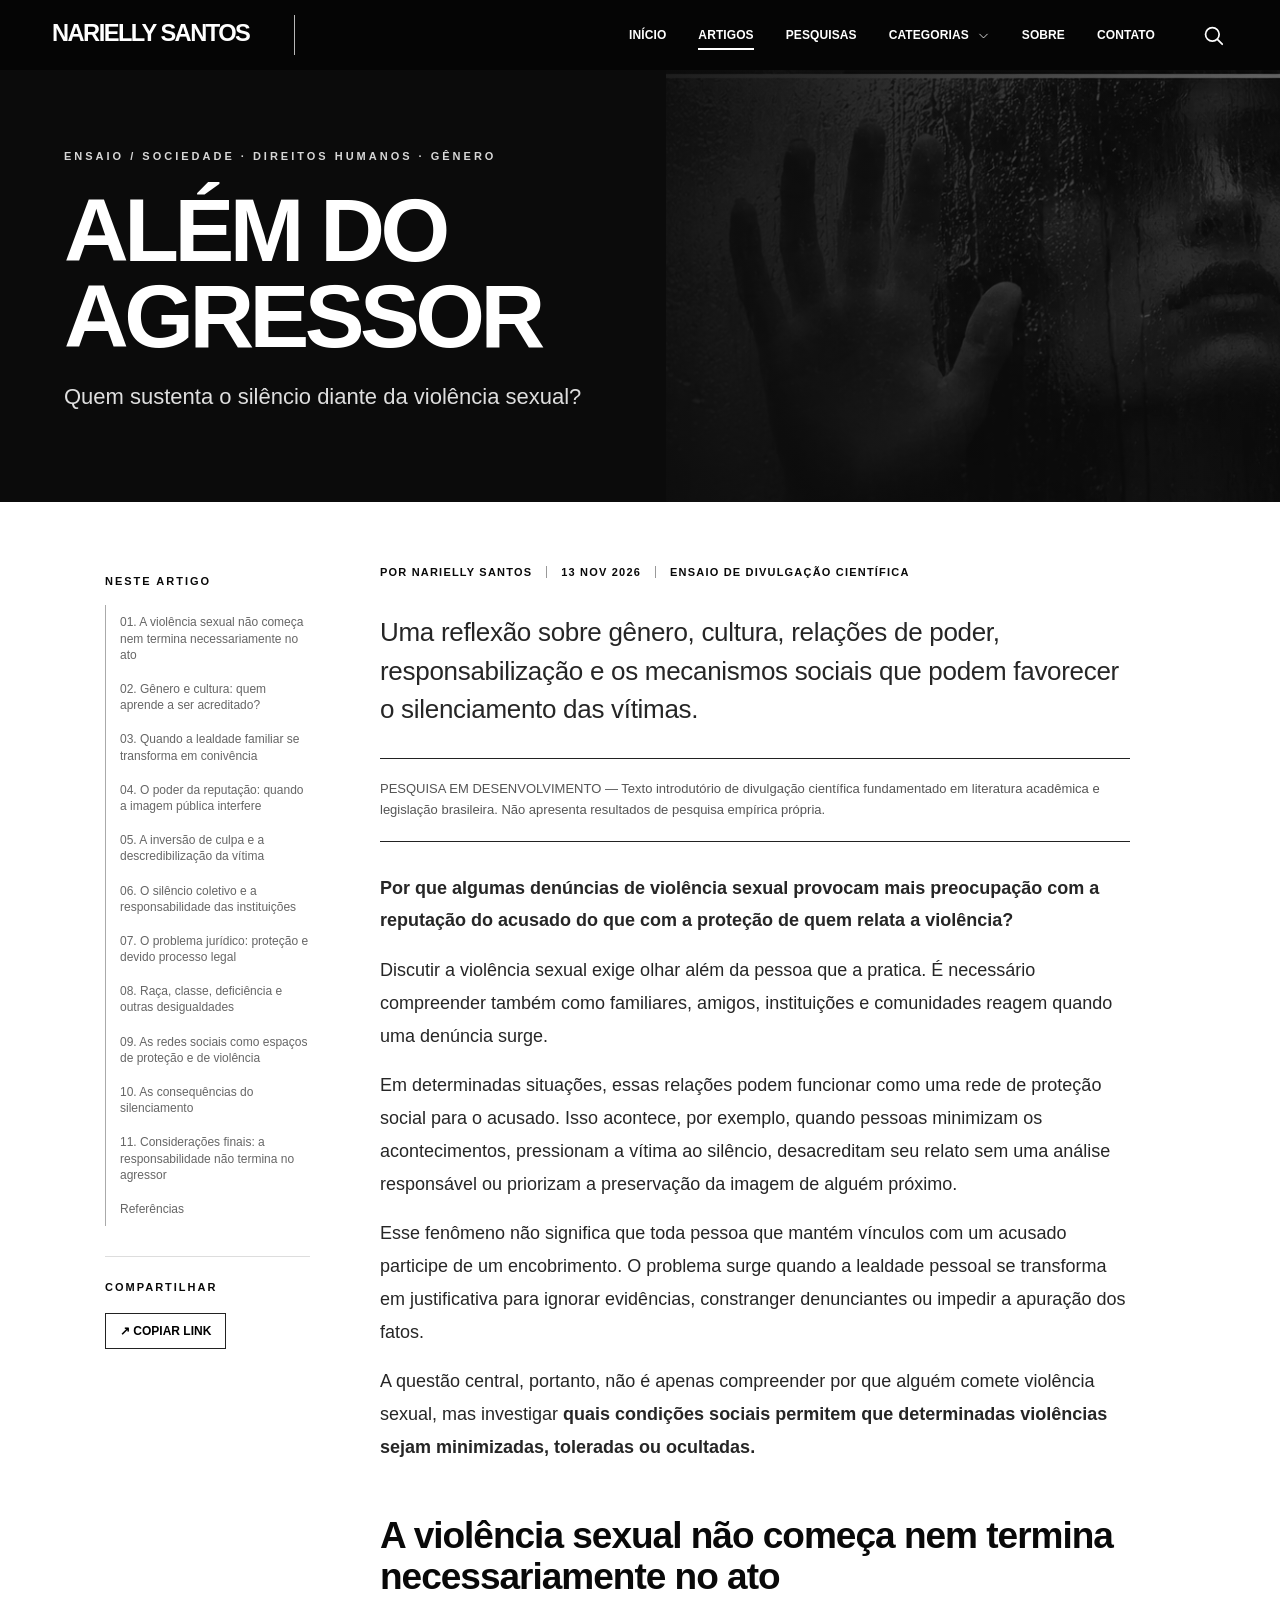
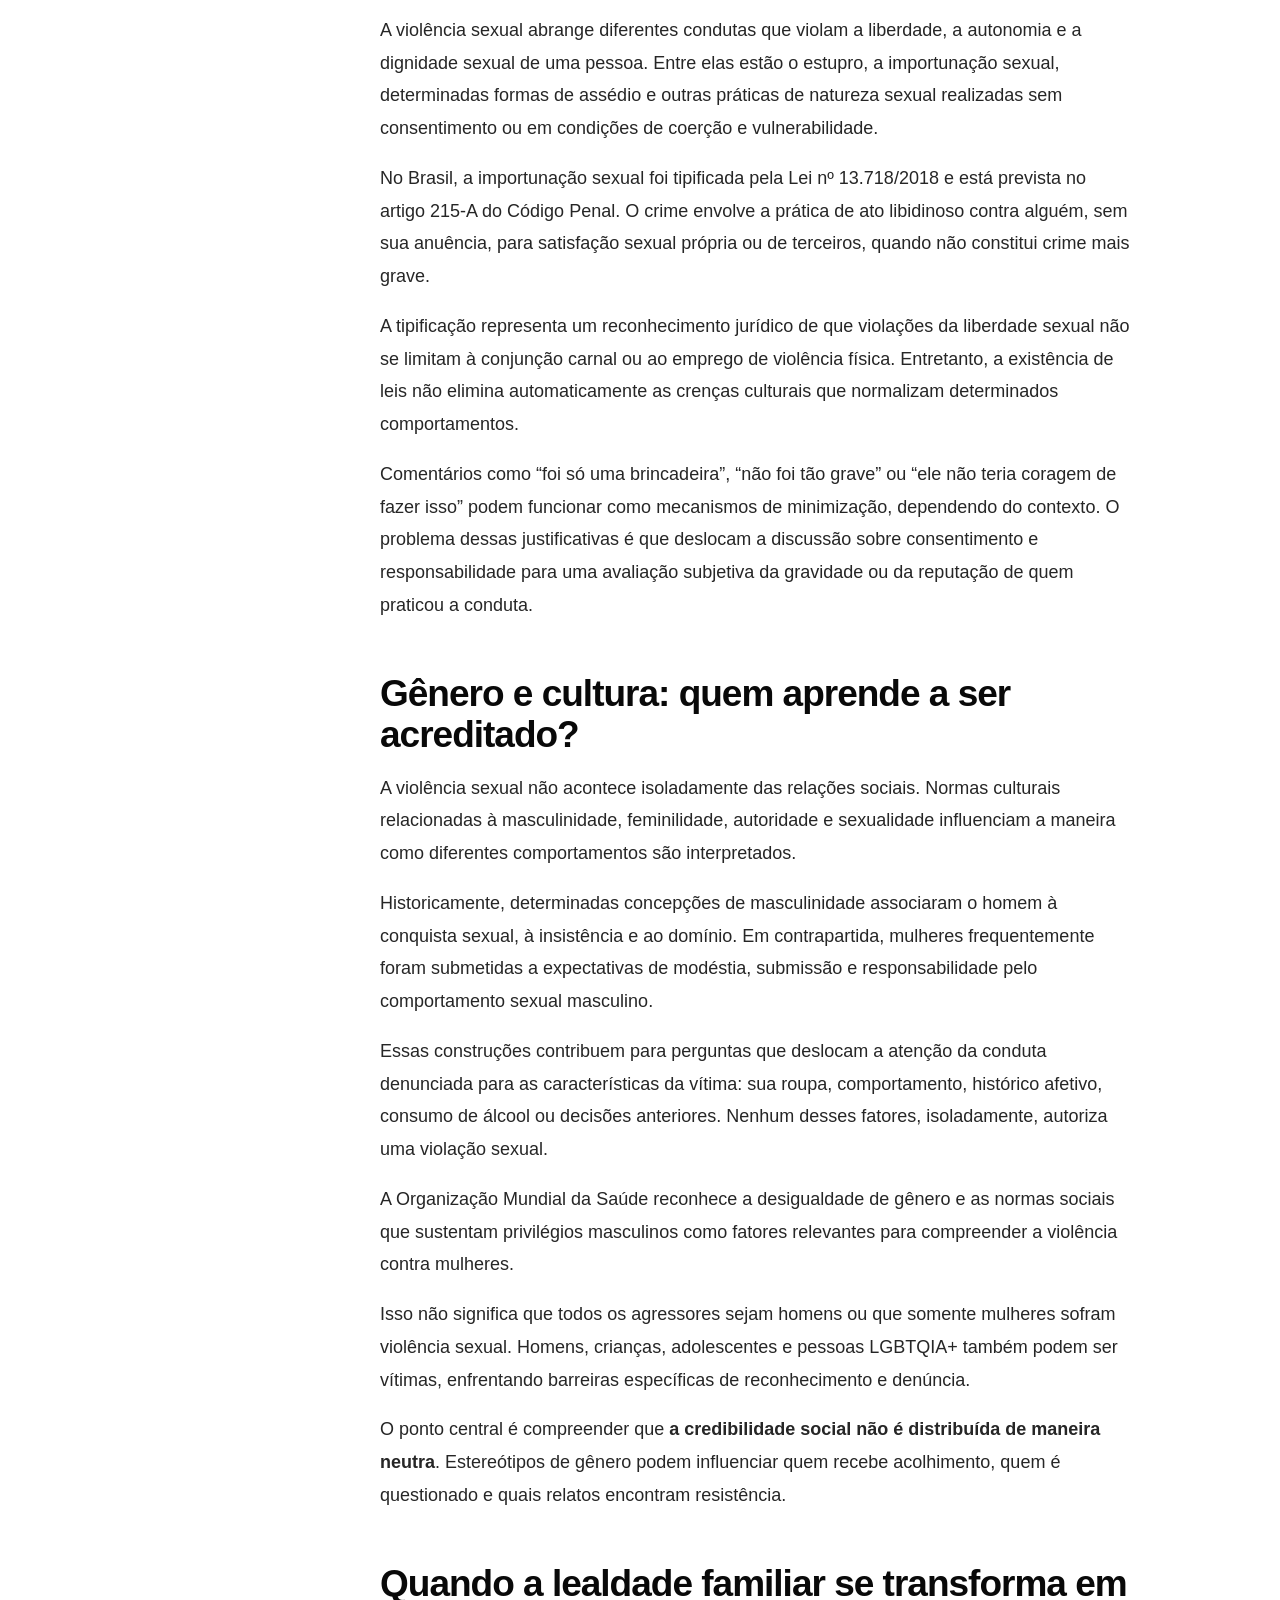
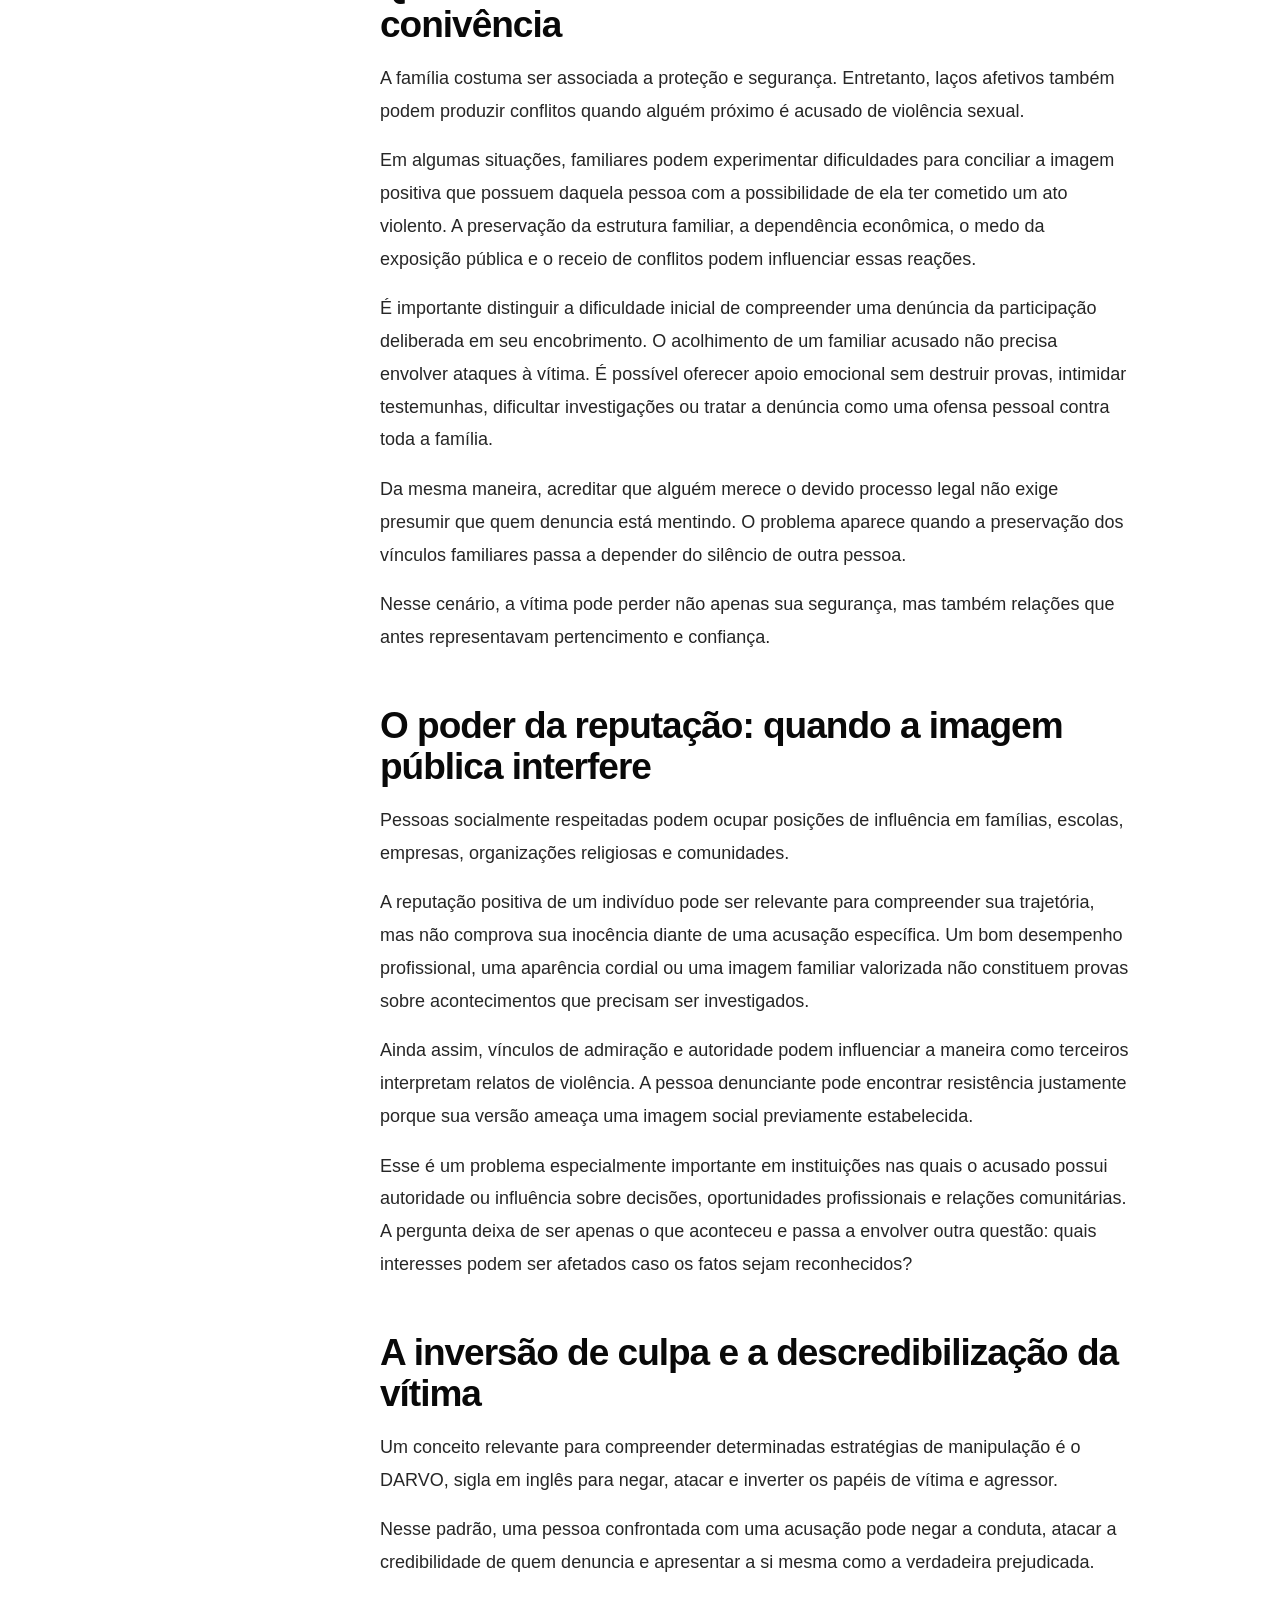
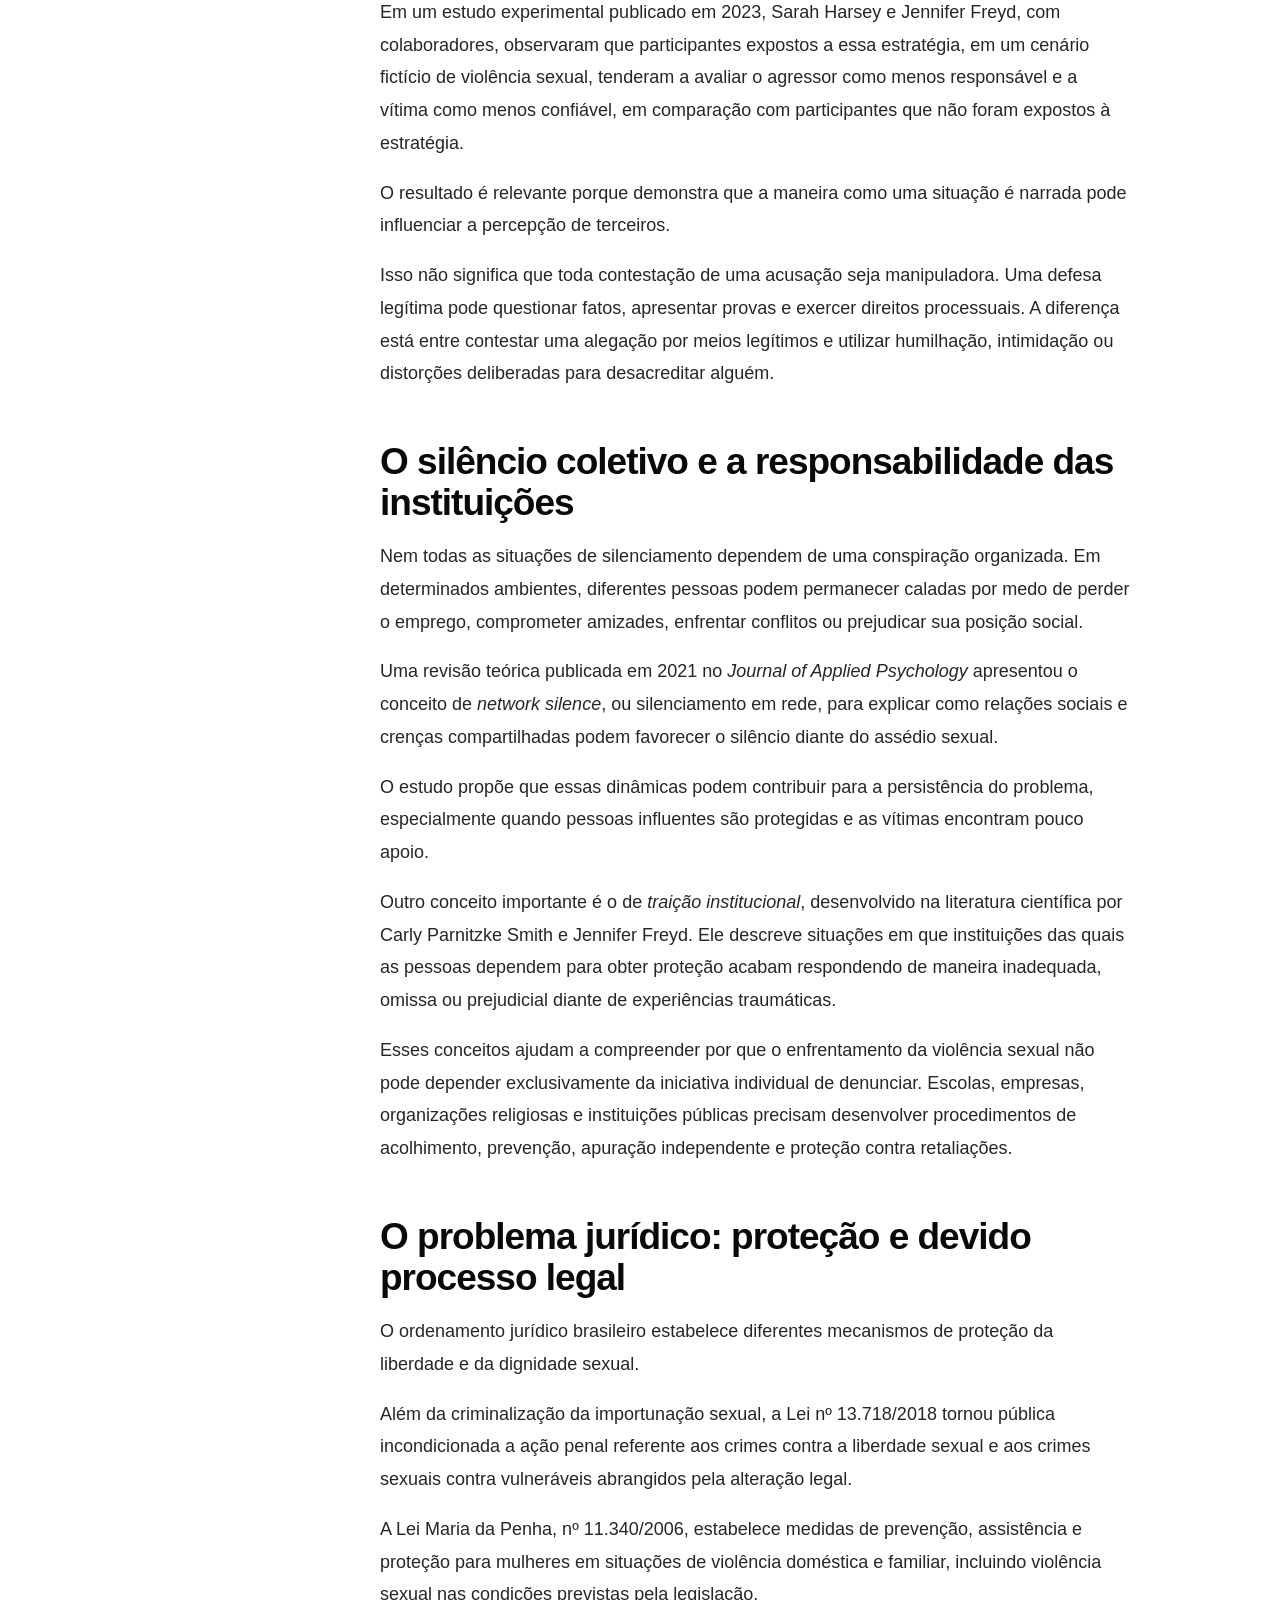
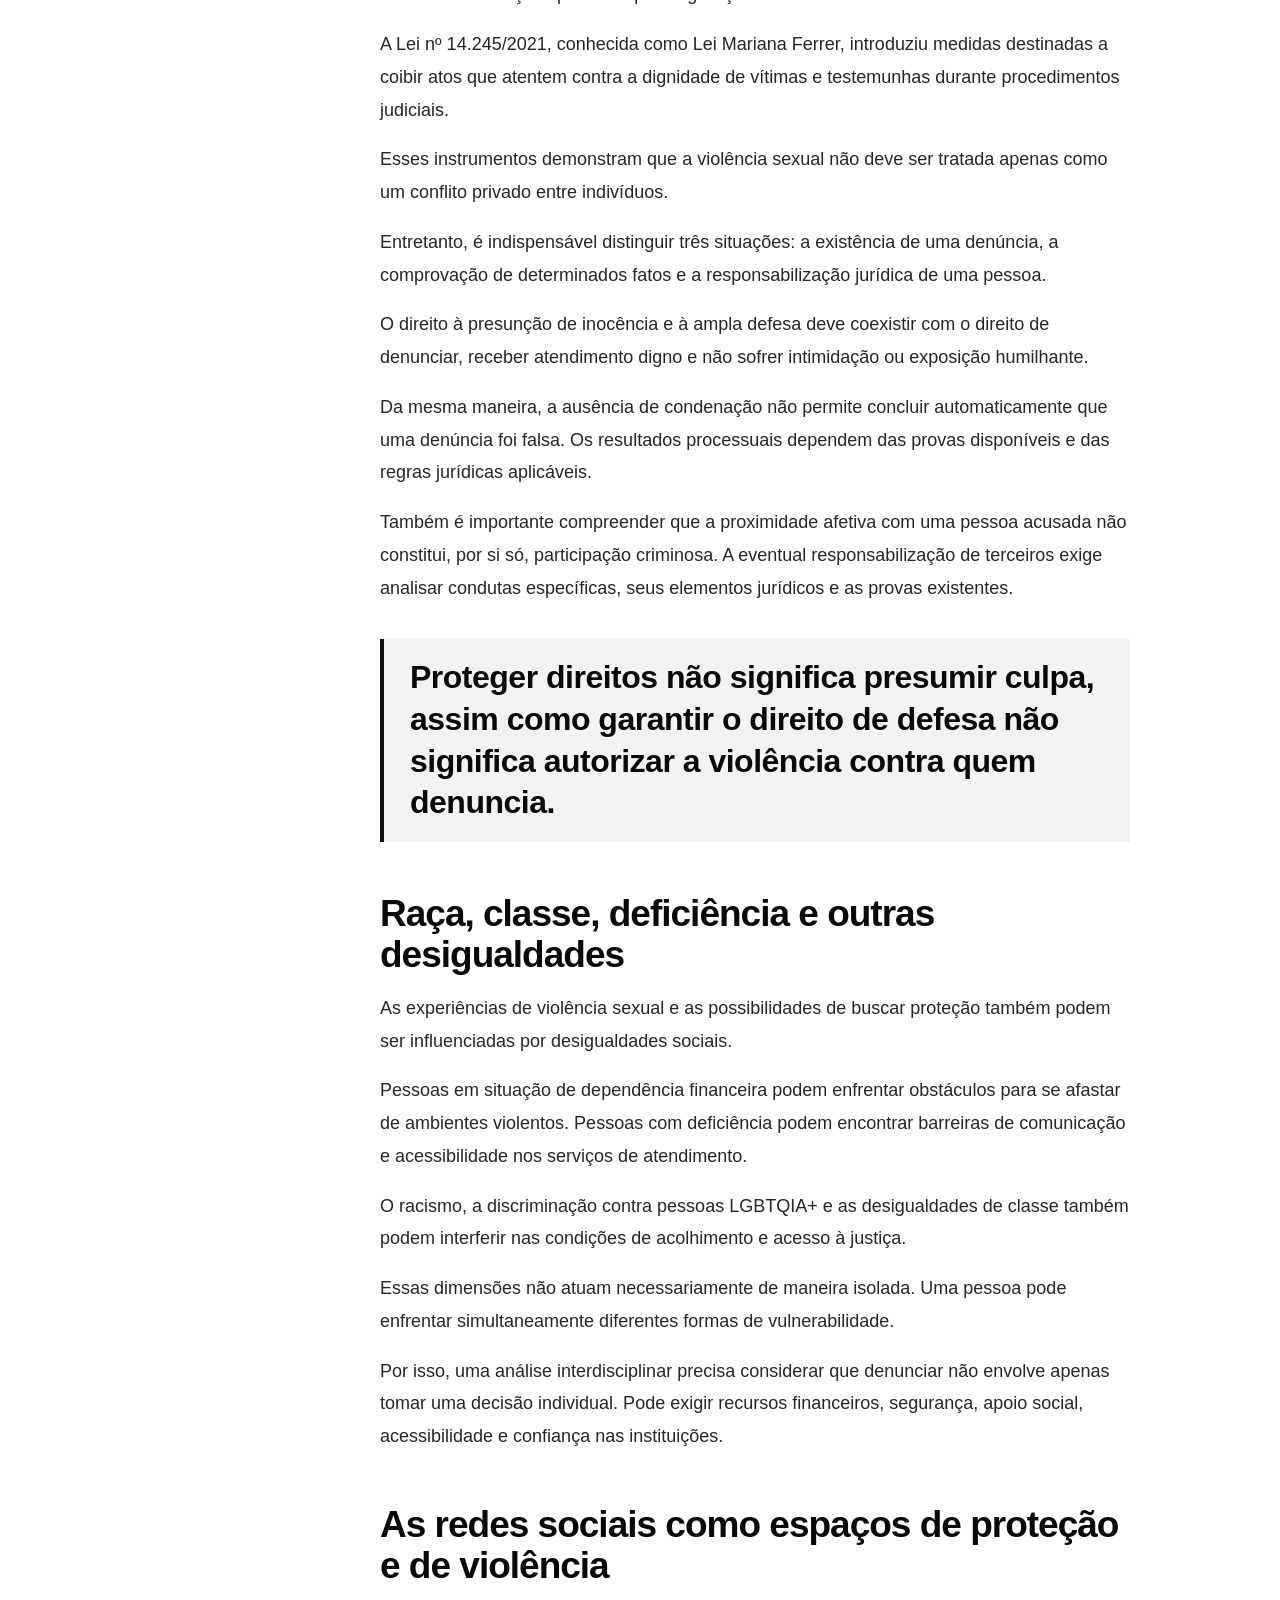
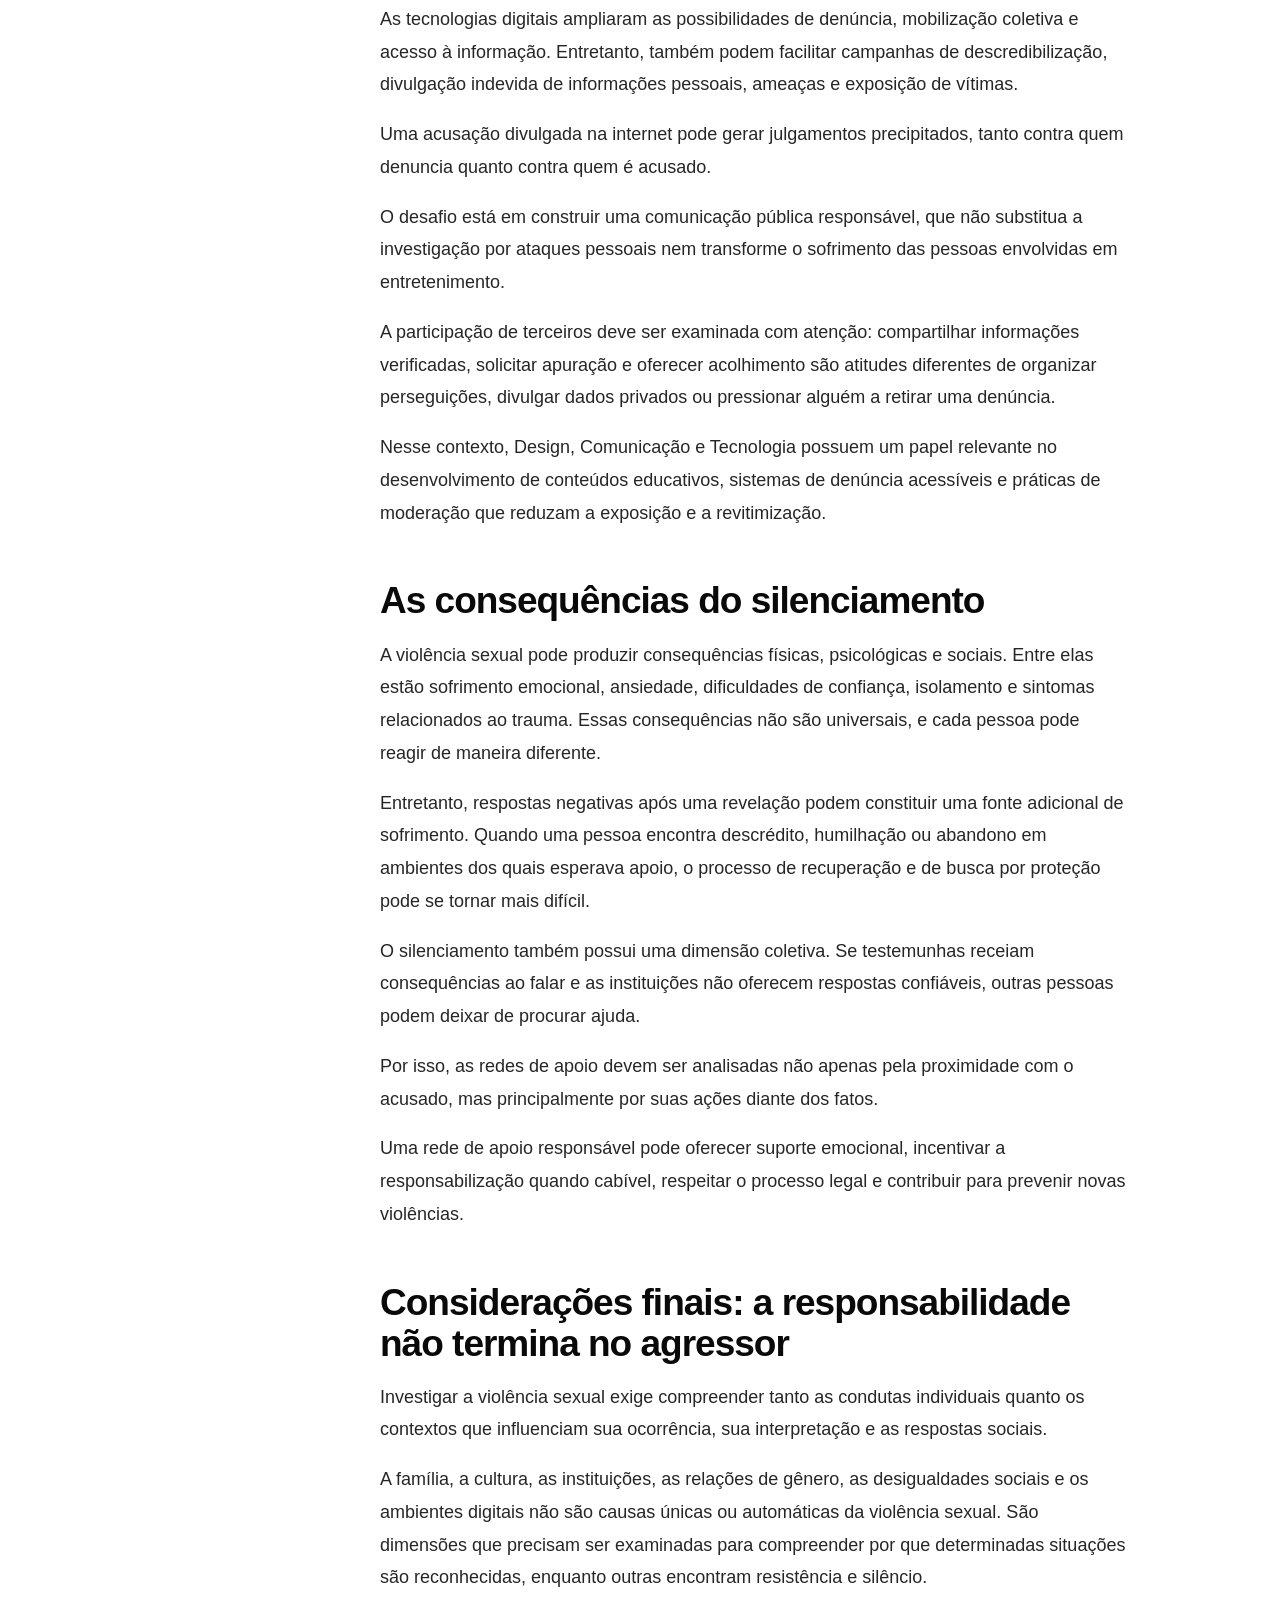
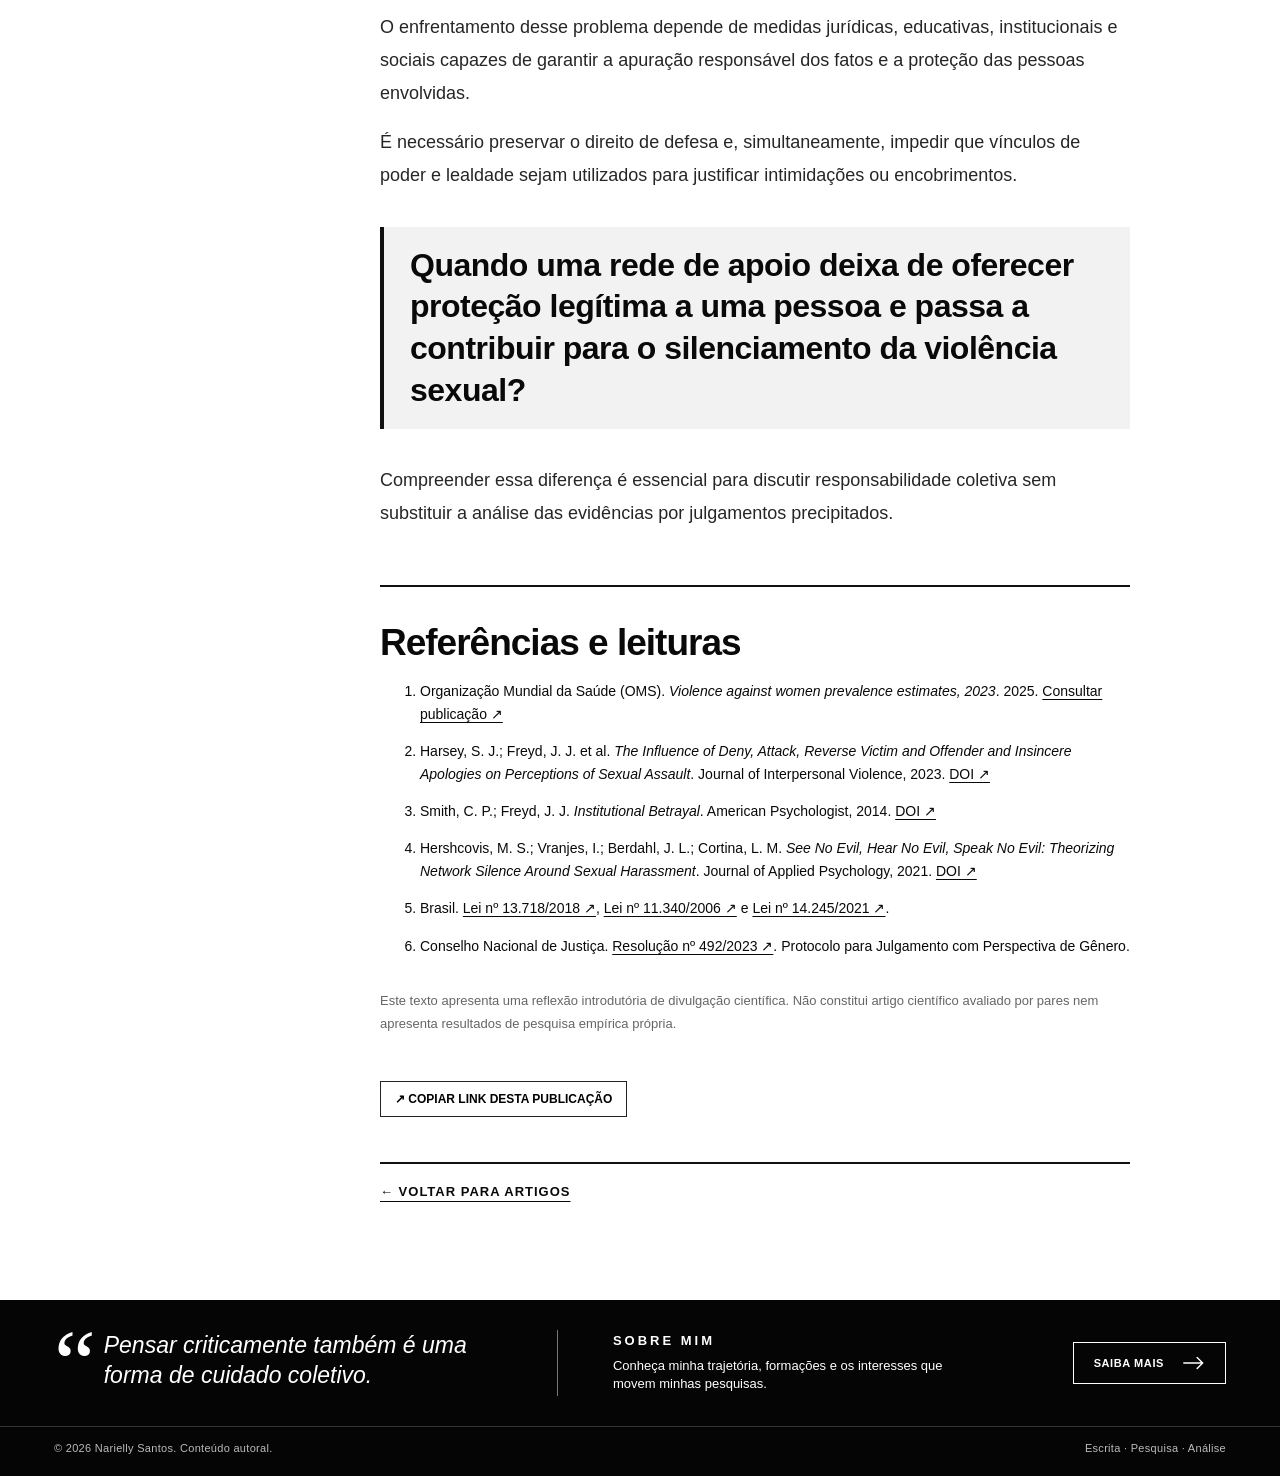
<file: artigos/alem-do-agressor/index.html>
<!DOCTYPE html>

<html lang="pt-BR"><head><meta charset="utf-8"/><meta content="width=device-width, initial-scale=1" name="viewport"/>
<meta content="Ensaio autoral sobre violência sexual, gênero, cultura, redes sociais de conivência, silenciamento e direitos humanos." name="description"/><meta content="#050505" name="theme-color"/>
<meta content="article" property="og:type"/><meta content="Além do agressor: quem sustenta o silêncio? — Narielly Santos" property="og:title"/><meta content="Ensaio autoral sobre violência sexual, gênero, cultura, redes sociais de conivência, silenciamento e direitos humanos." property="og:description"/>
<title>Além do agressor: quem sustenta o silêncio? — Narielly Santos</title><link href="../../assets/style.css" rel="stylesheet"/>
</head><body data-root="../../"><a class="skip-link" href="#main">Pular para o conteúdo</a>
<header class="site-header"><div class="header-inner"><a aria-label="Narielly Santos, página inicial" class="brand" data-home-link href="/">NARIELLY SANTOS</a>
<nav aria-label="Navegação principal" class="main-nav" data-nav=""><a data-home-link href="/">INÍCIO</a>
<a aria-current="page" class="active" href="../../artigos/index.html">ARTIGOS</a>
<a href="../../pesquisas/index.html">PESQUISAS</a>
<div class="nav-dropdown"><button aria-expanded="false" aria-label="Abrir categorias" data-dropdown-toggle="" type="button">CATEGORIAS <svg aria-hidden="true" fill="none" stroke="currentColor" viewbox="0 0 16 16"><path d="m3 6 5 5 5-5"></path></svg></button>
<div class="dropdown-menu"><a href="../../artigos/index.html?tema=sociedade">SOCIEDADE</a><a href="../../artigos/index.html?tema=comportamento">COMPORTAMENTO</a><a href="../../artigos/index.html?tema=tecnologia">TECNOLOGIA</a><a href="../../artigos/index.html?tema=educacao">EDUCAÇÃO</a><a href="../../artigos/index.html?tema=direitos-humanos">DIREITOS HUMANOS</a></div></div>
<a href="../../sobre/index.html">SOBRE</a><a href="../../contato/index.html">CONTATO</a></nav>
<div class="header-actions"><button aria-label="Pesquisar no site" class="icon-button" data-search-open="" title="Pesquisar (/)" type="button"><svg aria-hidden="true" fill="none" stroke="currentColor" stroke-linecap="round" stroke-linejoin="round" viewbox="0 0 24 24"><circle cx="10.8" cy="10.8" r="7.1"></circle><path d="m16.1 16.1 5 5"></path></svg></button>
<button aria-expanded="false" aria-label="Abrir menu" class="icon-button mobile-menu" data-menu="" type="button"><svg aria-hidden="true" fill="none" stroke="currentColor" stroke-linecap="round" viewbox="0 0 24 24"><path d="M2 6h20M2 12h20M2 18h20"></path></svg></button></div></div></header>
<main id="main"><section class="inner-hero"><div aria-label="Imagem editorial em preto e branco" class="hero-image" role="img"></div><div class="inner-kicker">ENSAIO / SOCIEDADE · DIREITOS HUMANOS · GÊNERO</div><h1>ALÉM DO<br/>AGRESSOR</h1><p>Quem sustenta o silêncio diante da violência sexual?</p></section>
<div class="article-layout"><aside aria-label="Sumário do artigo" class="article-aside"><span class="label">NESTE ARTIGO</span><nav class="toc"><a href="#alcance">01. A violência sexual não começa nem termina necessariamente no ato</a><a href="#genero">02. Gênero e cultura: quem aprende a ser acreditado?</a><a href="#familia">03. Quando a lealdade familiar se transforma em conivência</a><a href="#reputacao">04. O poder da reputação: quando a imagem pública interfere</a><a href="#inversao">05. A inversão de culpa e a descredibilização da vítima</a><a href="#instituicoes">06. O silêncio coletivo e a responsabilidade das instituições</a><a href="#juridico">07. O problema jurídico: proteção e devido processo legal</a><a href="#desigualdades">08. Raça, classe, deficiência e outras desigualdades</a><a href="#redes">09. As redes sociais como espaços de proteção e de violência</a><a href="#consequencias">10. As consequências do silenciamento</a><a href="#conclusao">11. Considerações finais: a responsabilidade não termina no agressor</a><a href="#bibliografia">Referências</a></nav><div class="share"><span class="label">COMPARTILHAR</span><br/><br/><button data-share="" type="button">↗ COPIAR LINK</button></div></aside><article class="article-body"><div class="article-meta"><span>POR NARIELLY SANTOS</span><span class="sep"></span><span>13 NOV 2026</span><span class="sep"></span><span>ENSAIO DE DIVULGAÇÃO CIENTÍFICA</span></div>
<p class="lead">Uma reflexão sobre gênero, cultura, relações de poder, responsabilização e os mecanismos sociais que podem favorecer o silenciamento das vítimas.</p>
<div class="article-note">PESQUISA EM DESENVOLVIMENTO — Texto introdutório de divulgação científica fundamentado em literatura acadêmica e legislação brasileira. Não apresenta resultados de pesquisa empírica própria.</div>
<p><strong>Por que algumas denúncias de violência sexual provocam mais preocupação com a reputação do acusado do que com a proteção de quem relata a violência?</strong></p>
<p>Discutir a violência sexual exige olhar além da pessoa que a pratica. É necessário compreender também como familiares, amigos, instituições e comunidades reagem quando uma denúncia surge.</p>
<p>Em determinadas situações, essas relações podem funcionar como uma rede de proteção social para o acusado. Isso acontece, por exemplo, quando pessoas minimizam os acontecimentos, pressionam a vítima ao silêncio, desacreditam seu relato sem uma análise responsável ou priorizam a preservação da imagem de alguém próximo.</p>
<p>Esse fenômeno não significa que toda pessoa que mantém vínculos com um acusado participe de um encobrimento. O problema surge quando a lealdade pessoal se transforma em justificativa para ignorar evidências, constranger denunciantes ou impedir a apuração dos fatos.</p>
<p>A questão central, portanto, não é apenas compreender por que alguém comete violência sexual, mas investigar <strong>quais condições sociais permitem que determinadas violências sejam minimizadas, toleradas ou ocultadas.</strong></p><section id="alcance"><h2>A violência sexual não começa nem termina necessariamente no ato</h2><p>A violência sexual abrange diferentes condutas que violam a liberdade, a autonomia e a dignidade sexual de uma pessoa. Entre elas estão o estupro, a importunação sexual, determinadas formas de assédio e outras práticas de natureza sexual realizadas sem consentimento ou em condições de coerção e vulnerabilidade.</p>
<p>No Brasil, a importunação sexual foi tipificada pela Lei nº 13.718/2018 e está prevista no artigo 215-A do Código Penal. O crime envolve a prática de ato libidinoso contra alguém, sem sua anuência, para satisfação sexual própria ou de terceiros, quando não constitui crime mais grave.</p>
<p>A tipificação representa um reconhecimento jurídico de que violações da liberdade sexual não se limitam à conjunção carnal ou ao emprego de violência física. Entretanto, a existência de leis não elimina automaticamente as crenças culturais que normalizam determinados comportamentos.</p>
<p>Comentários como “foi só uma brincadeira”, “não foi tão grave” ou “ele não teria coragem de fazer isso” podem funcionar como mecanismos de minimização, dependendo do contexto. O problema dessas justificativas é que deslocam a discussão sobre consentimento e responsabilidade para uma avaliação subjetiva da gravidade ou da reputação de quem praticou a conduta.</p></section><section id="genero"><h2>Gênero e cultura: quem aprende a ser acreditado?</h2><p>A violência sexual não acontece isoladamente das relações sociais. Normas culturais relacionadas à masculinidade, feminilidade, autoridade e sexualidade influenciam a maneira como diferentes comportamentos são interpretados.</p>
<p>Historicamente, determinadas concepções de masculinidade associaram o homem à conquista sexual, à insistência e ao domínio. Em contrapartida, mulheres frequentemente foram submetidas a expectativas de modéstia, submissão e responsabilidade pelo comportamento sexual masculino.</p>
<p>Essas construções contribuem para perguntas que deslocam a atenção da conduta denunciada para as características da vítima: sua roupa, comportamento, histórico afetivo, consumo de álcool ou decisões anteriores. Nenhum desses fatores, isoladamente, autoriza uma violação sexual.</p>
<p>A Organização Mundial da Saúde reconhece a desigualdade de gênero e as normas sociais que sustentam privilégios masculinos como fatores relevantes para compreender a violência contra mulheres.</p>
<p>Isso não significa que todos os agressores sejam homens ou que somente mulheres sofram violência sexual. Homens, crianças, adolescentes e pessoas LGBTQIA+ também podem ser vítimas, enfrentando barreiras específicas de reconhecimento e denúncia.</p>
<p>O ponto central é compreender que <strong>a credibilidade social não é distribuída de maneira neutra</strong>. Estereótipos de gênero podem influenciar quem recebe acolhimento, quem é questionado e quais relatos encontram resistência.</p></section><section id="familia"><h2>Quando a lealdade familiar se transforma em conivência</h2><p>A família costuma ser associada a proteção e segurança. Entretanto, laços afetivos também podem produzir conflitos quando alguém próximo é acusado de violência sexual.</p>
<p>Em algumas situações, familiares podem experimentar dificuldades para conciliar a imagem positiva que possuem daquela pessoa com a possibilidade de ela ter cometido um ato violento. A preservação da estrutura familiar, a dependência econômica, o medo da exposição pública e o receio de conflitos podem influenciar essas reações.</p>
<p>É importante distinguir a dificuldade inicial de compreender uma denúncia da participação deliberada em seu encobrimento. O acolhimento de um familiar acusado não precisa envolver ataques à vítima. É possível oferecer apoio emocional sem destruir provas, intimidar testemunhas, dificultar investigações ou tratar a denúncia como uma ofensa pessoal contra toda a família.</p>
<p>Da mesma maneira, acreditar que alguém merece o devido processo legal não exige presumir que quem denuncia está mentindo. O problema aparece quando a preservação dos vínculos familiares passa a depender do silêncio de outra pessoa.</p>
<p>Nesse cenário, a vítima pode perder não apenas sua segurança, mas também relações que antes representavam pertencimento e confiança.</p></section><section id="reputacao"><h2>O poder da reputação: quando a imagem pública interfere</h2><p>Pessoas socialmente respeitadas podem ocupar posições de influência em famílias, escolas, empresas, organizações religiosas e comunidades.</p>
<p>A reputação positiva de um indivíduo pode ser relevante para compreender sua trajetória, mas não comprova sua inocência diante de uma acusação específica. Um bom desempenho profissional, uma aparência cordial ou uma imagem familiar valorizada não constituem provas sobre acontecimentos que precisam ser investigados.</p>
<p>Ainda assim, vínculos de admiração e autoridade podem influenciar a maneira como terceiros interpretam relatos de violência. A pessoa denunciante pode encontrar resistência justamente porque sua versão ameaça uma imagem social previamente estabelecida.</p>
<p>Esse é um problema especialmente importante em instituições nas quais o acusado possui autoridade ou influência sobre decisões, oportunidades profissionais e relações comunitárias. A pergunta deixa de ser apenas o que aconteceu e passa a envolver outra questão: quais interesses podem ser afetados caso os fatos sejam reconhecidos?</p></section><section id="inversao"><h2>A inversão de culpa e a descredibilização da vítima</h2><p>Um conceito relevante para compreender determinadas estratégias de manipulação é o DARVO, sigla em inglês para negar, atacar e inverter os papéis de vítima e agressor.</p>
<p>Nesse padrão, uma pessoa confrontada com uma acusação pode negar a conduta, atacar a credibilidade de quem denuncia e apresentar a si mesma como a verdadeira prejudicada.</p>
<p>Em um estudo experimental publicado em 2023, Sarah Harsey e Jennifer Freyd, com colaboradores, observaram que participantes expostos a essa estratégia, em um cenário fictício de violência sexual, tenderam a avaliar o agressor como menos responsável e a vítima como menos confiável, em comparação com participantes que não foram expostos à estratégia.</p>
<p>O resultado é relevante porque demonstra que a maneira como uma situação é narrada pode influenciar a percepção de terceiros.</p>
<p>Isso não significa que toda contestação de uma acusação seja manipuladora. Uma defesa legítima pode questionar fatos, apresentar provas e exercer direitos processuais. A diferença está entre contestar uma alegação por meios legítimos e utilizar humilhação, intimidação ou distorções deliberadas para desacreditar alguém.</p></section><section id="instituicoes"><h2>O silêncio coletivo e a responsabilidade das instituições</h2><p>Nem todas as situações de silenciamento dependem de uma conspiração organizada. Em determinados ambientes, diferentes pessoas podem permanecer caladas por medo de perder o emprego, comprometer amizades, enfrentar conflitos ou prejudicar sua posição social.</p>
<p>Uma revisão teórica publicada em 2021 no <em>Journal of Applied Psychology</em> apresentou o conceito de <em>network silence</em>, ou silenciamento em rede, para explicar como relações sociais e crenças compartilhadas podem favorecer o silêncio diante do assédio sexual.</p>
<p>O estudo propõe que essas dinâmicas podem contribuir para a persistência do problema, especialmente quando pessoas influentes são protegidas e as vítimas encontram pouco apoio.</p>
<p>Outro conceito importante é o de <em>traição institucional</em>, desenvolvido na literatura científica por Carly Parnitzke Smith e Jennifer Freyd. Ele descreve situações em que instituições das quais as pessoas dependem para obter proteção acabam respondendo de maneira inadequada, omissa ou prejudicial diante de experiências traumáticas.</p>
<p>Esses conceitos ajudam a compreender por que o enfrentamento da violência sexual não pode depender exclusivamente da iniciativa individual de denunciar. Escolas, empresas, organizações religiosas e instituições públicas precisam desenvolver procedimentos de acolhimento, prevenção, apuração independente e proteção contra retaliações.</p></section><section id="juridico"><h2>O problema jurídico: proteção e devido processo legal</h2><p>O ordenamento jurídico brasileiro estabelece diferentes mecanismos de proteção da liberdade e da dignidade sexual.</p>
<p>Além da criminalização da importunação sexual, a Lei nº 13.718/2018 tornou pública incondicionada a ação penal referente aos crimes contra a liberdade sexual e aos crimes sexuais contra vulneráveis abrangidos pela alteração legal.</p>
<p>A Lei Maria da Penha, nº 11.340/2006, estabelece medidas de prevenção, assistência e proteção para mulheres em situações de violência doméstica e familiar, incluindo violência sexual nas condições previstas pela legislação.</p>
<p>A Lei nº 14.245/2021, conhecida como Lei Mariana Ferrer, introduziu medidas destinadas a coibir atos que atentem contra a dignidade de vítimas e testemunhas durante procedimentos judiciais.</p>
<p>Esses instrumentos demonstram que a violência sexual não deve ser tratada apenas como um conflito privado entre indivíduos.</p>
<p>Entretanto, é indispensável distinguir três situações: a existência de uma denúncia, a comprovação de determinados fatos e a responsabilização jurídica de uma pessoa.</p>
<p>O direito à presunção de inocência e à ampla defesa deve coexistir com o direito de denunciar, receber atendimento digno e não sofrer intimidação ou exposição humilhante.</p>
<p>Da mesma maneira, a ausência de condenação não permite concluir automaticamente que uma denúncia foi falsa. Os resultados processuais dependem das provas disponíveis e das regras jurídicas aplicáveis.</p>
<p>Também é importante compreender que a proximidade afetiva com uma pessoa acusada não constitui, por si só, participação criminosa. A eventual responsabilização de terceiros exige analisar condutas específicas, seus elementos jurídicos e as provas existentes.</p>
<blockquote>Proteger direitos não significa presumir culpa, assim como garantir o direito de defesa não significa autorizar a violência contra quem denuncia.</blockquote></section><section id="desigualdades"><h2>Raça, classe, deficiência e outras desigualdades</h2><p>As experiências de violência sexual e as possibilidades de buscar proteção também podem ser influenciadas por desigualdades sociais.</p>
<p>Pessoas em situação de dependência financeira podem enfrentar obstáculos para se afastar de ambientes violentos. Pessoas com deficiência podem encontrar barreiras de comunicação e acessibilidade nos serviços de atendimento.</p>
<p>O racismo, a discriminação contra pessoas LGBTQIA+ e as desigualdades de classe também podem interferir nas condições de acolhimento e acesso à justiça.</p>
<p>Essas dimensões não atuam necessariamente de maneira isolada. Uma pessoa pode enfrentar simultaneamente diferentes formas de vulnerabilidade.</p>
<p>Por isso, uma análise interdisciplinar precisa considerar que denunciar não envolve apenas tomar uma decisão individual. Pode exigir recursos financeiros, segurança, apoio social, acessibilidade e confiança nas instituições.</p></section><section id="redes"><h2>As redes sociais como espaços de proteção e de violência</h2><p>As tecnologias digitais ampliaram as possibilidades de denúncia, mobilização coletiva e acesso à informação. Entretanto, também podem facilitar campanhas de descredibilização, divulgação indevida de informações pessoais, ameaças e exposição de vítimas.</p>
<p>Uma acusação divulgada na internet pode gerar julgamentos precipitados, tanto contra quem denuncia quanto contra quem é acusado.</p>
<p>O desafio está em construir uma comunicação pública responsável, que não substitua a investigação por ataques pessoais nem transforme o sofrimento das pessoas envolvidas em entretenimento.</p>
<p>A participação de terceiros deve ser examinada com atenção: compartilhar informações verificadas, solicitar apuração e oferecer acolhimento são atitudes diferentes de organizar perseguições, divulgar dados privados ou pressionar alguém a retirar uma denúncia.</p>
<p>Nesse contexto, Design, Comunicação e Tecnologia possuem um papel relevante no desenvolvimento de conteúdos educativos, sistemas de denúncia acessíveis e práticas de moderação que reduzam a exposição e a revitimização.</p></section><section id="consequencias"><h2>As consequências do silenciamento</h2><p>A violência sexual pode produzir consequências físicas, psicológicas e sociais. Entre elas estão sofrimento emocional, ansiedade, dificuldades de confiança, isolamento e sintomas relacionados ao trauma. Essas consequências não são universais, e cada pessoa pode reagir de maneira diferente.</p>
<p>Entretanto, respostas negativas após uma revelação podem constituir uma fonte adicional de sofrimento. Quando uma pessoa encontra descrédito, humilhação ou abandono em ambientes dos quais esperava apoio, o processo de recuperação e de busca por proteção pode se tornar mais difícil.</p>
<p>O silenciamento também possui uma dimensão coletiva. Se testemunhas receiam consequências ao falar e as instituições não oferecem respostas confiáveis, outras pessoas podem deixar de procurar ajuda.</p>
<p>Por isso, as redes de apoio devem ser analisadas não apenas pela proximidade com o acusado, mas principalmente por suas ações diante dos fatos.</p>
<p>Uma rede de apoio responsável pode oferecer suporte emocional, incentivar a responsabilização quando cabível, respeitar o processo legal e contribuir para prevenir novas violências.</p></section><section id="conclusao"><h2>Considerações finais: a responsabilidade não termina no agressor</h2><p>Investigar a violência sexual exige compreender tanto as condutas individuais quanto os contextos que influenciam sua ocorrência, sua interpretação e as respostas sociais.</p>
<p>A família, a cultura, as instituições, as relações de gênero, as desigualdades sociais e os ambientes digitais não são causas únicas ou automáticas da violência sexual. São dimensões que precisam ser examinadas para compreender por que determinadas situações são reconhecidas, enquanto outras encontram resistência e silêncio.</p>
<p>O enfrentamento desse problema depende de medidas jurídicas, educativas, institucionais e sociais capazes de garantir a apuração responsável dos fatos e a proteção das pessoas envolvidas.</p>
<p>É necessário preservar o direito de defesa e, simultaneamente, impedir que vínculos de poder e lealdade sejam utilizados para justificar intimidações ou encobrimentos.</p>
<blockquote>Quando uma rede de apoio deixa de oferecer proteção legítima a uma pessoa e passa a contribuir para o silenciamento da violência sexual?</blockquote>
<p>Compreender essa diferença é essencial para discutir responsabilidade coletiva sem substituir a análise das evidências por julgamentos precipitados.</p></section><section id="bibliografia"><div class="references"><h2>Referências e leituras</h2><ol>
<li>Organização Mundial da Saúde (OMS). <em>Violence against women prevalence estimates, 2023</em>. 2025. <a href="https://www.who.int/publications/i/item/9789240116962" rel="noopener noreferrer" target="_blank">Consultar publicação ↗</a></li>
<li>Harsey, S. J.; Freyd, J. J. et al. <em>The Influence of Deny, Attack, Reverse Victim and Offender and Insincere Apologies on Perceptions of Sexual Assault</em>. Journal of Interpersonal Violence, 2023. <a href="https://doi.org/10.1177/08862605231169751" rel="noopener noreferrer" target="_blank">DOI ↗</a></li>
<li>Smith, C. P.; Freyd, J. J. <em>Institutional Betrayal</em>. American Psychologist, 2014. <a href="https://doi.org/10.1037/a0037564" rel="noopener noreferrer" target="_blank">DOI ↗</a></li>
<li>Hershcovis, M. S.; Vranjes, I.; Berdahl, J. L.; Cortina, L. M. <em>See No Evil, Hear No Evil, Speak No Evil: Theorizing Network Silence Around Sexual Harassment</em>. Journal of Applied Psychology, 2021. <a href="https://doi.org/10.1037/apl0000861" rel="noopener noreferrer" target="_blank">DOI ↗</a></li>
<li>Brasil. <a href="https://www.planalto.gov.br/ccivil_03/_ato2015-2018/2018/lei/l13718.htm" rel="noopener noreferrer" target="_blank">Lei nº 13.718/2018 ↗</a>, <a href="https://www.planalto.gov.br/ccivil_03/_ato2004-2006/2006/lei/l11340.htm" rel="noopener noreferrer" target="_blank">Lei nº 11.340/2006 ↗</a> e <a href="https://www.planalto.gov.br/ccivil_03/_ato2019-2022/2021/lei/l14245.htm" rel="noopener noreferrer" target="_blank">Lei nº 14.245/2021 ↗</a>.</li>
<li>Conselho Nacional de Justiça. <a href="https://atos.cnj.jus.br/atos/detalhar/4986" rel="noopener noreferrer" target="_blank">Resolução nº 492/2023 ↗</a>. Protocolo para Julgamento com Perspectiva de Gênero.</li>
</ol><p style="font-size:13px;color:#666">Este texto apresenta uma reflexão introdutória de divulgação científica. Não constitui artigo científico avaliado por pares nem apresenta resultados de pesquisa empírica própria.</p></div></section><div style="margin-top:45px"><button class="mobile-share" data-share="" type="button">↗ COPIAR LINK DESTA PUBLICAÇÃO</button></div>
<div style="margin-top:45px;border-top:2px solid #111;padding-top:18px"><a class="text-arrow" href="../../artigos/index.html">← VOLTAR PARA ARTIGOS</a></div></article></div></main>
<footer class="site-footer"><div class="footer-inner"><div class="footer-quote"><span aria-hidden="true" class="footer-quote-mark">“</span><em>Pensar criticamente também é uma forma de cuidado coletivo.</em></div><div class="footer-about"><h2>SOBRE MIM</h2><p>Conheça minha trajetória, formações e os interesses que movem minhas pesquisas.</p></div><a class="light-button" href="../../sobre/index.html">SAIBA MAIS <svg aria-hidden="true" fill="none" stroke="currentColor" stroke-linecap="round" viewbox="0 0 28 18"><path d="M1 9h24M18 2l7 7-7 7"></path></svg></a></div>
<div class="footer-bottom"><span>© <span data-year="">2026</span> Narielly Santos. Conteúdo autoral.</span><span>Escrita · Pesquisa · Análise</span></div></footer>
<div aria-hidden="true" aria-label="Pesquisa no site" aria-modal="true" class="search-modal" data-search-modal="" role="dialog"><div class="search-panel">
<div class="search-panel-top"><h2>BUSCAR PUBLICAÇÕES</h2><button aria-label="Fechar busca" class="icon-button" data-search-close="" style="color:#000;font-size:29px" type="button">×</button></div>
<label for="site-search" style="font-size:12px;color:#666">Pesquise por título ou assunto</label><input autocomplete="off" data-search-input="" id="site-search" placeholder="Violência sexual, tecnologia, sociedade..."/><div class="search-results" data-search-results=""></div></div></div>
<script defer="" src="../../assets/app.js"></script></body></html>
</file>
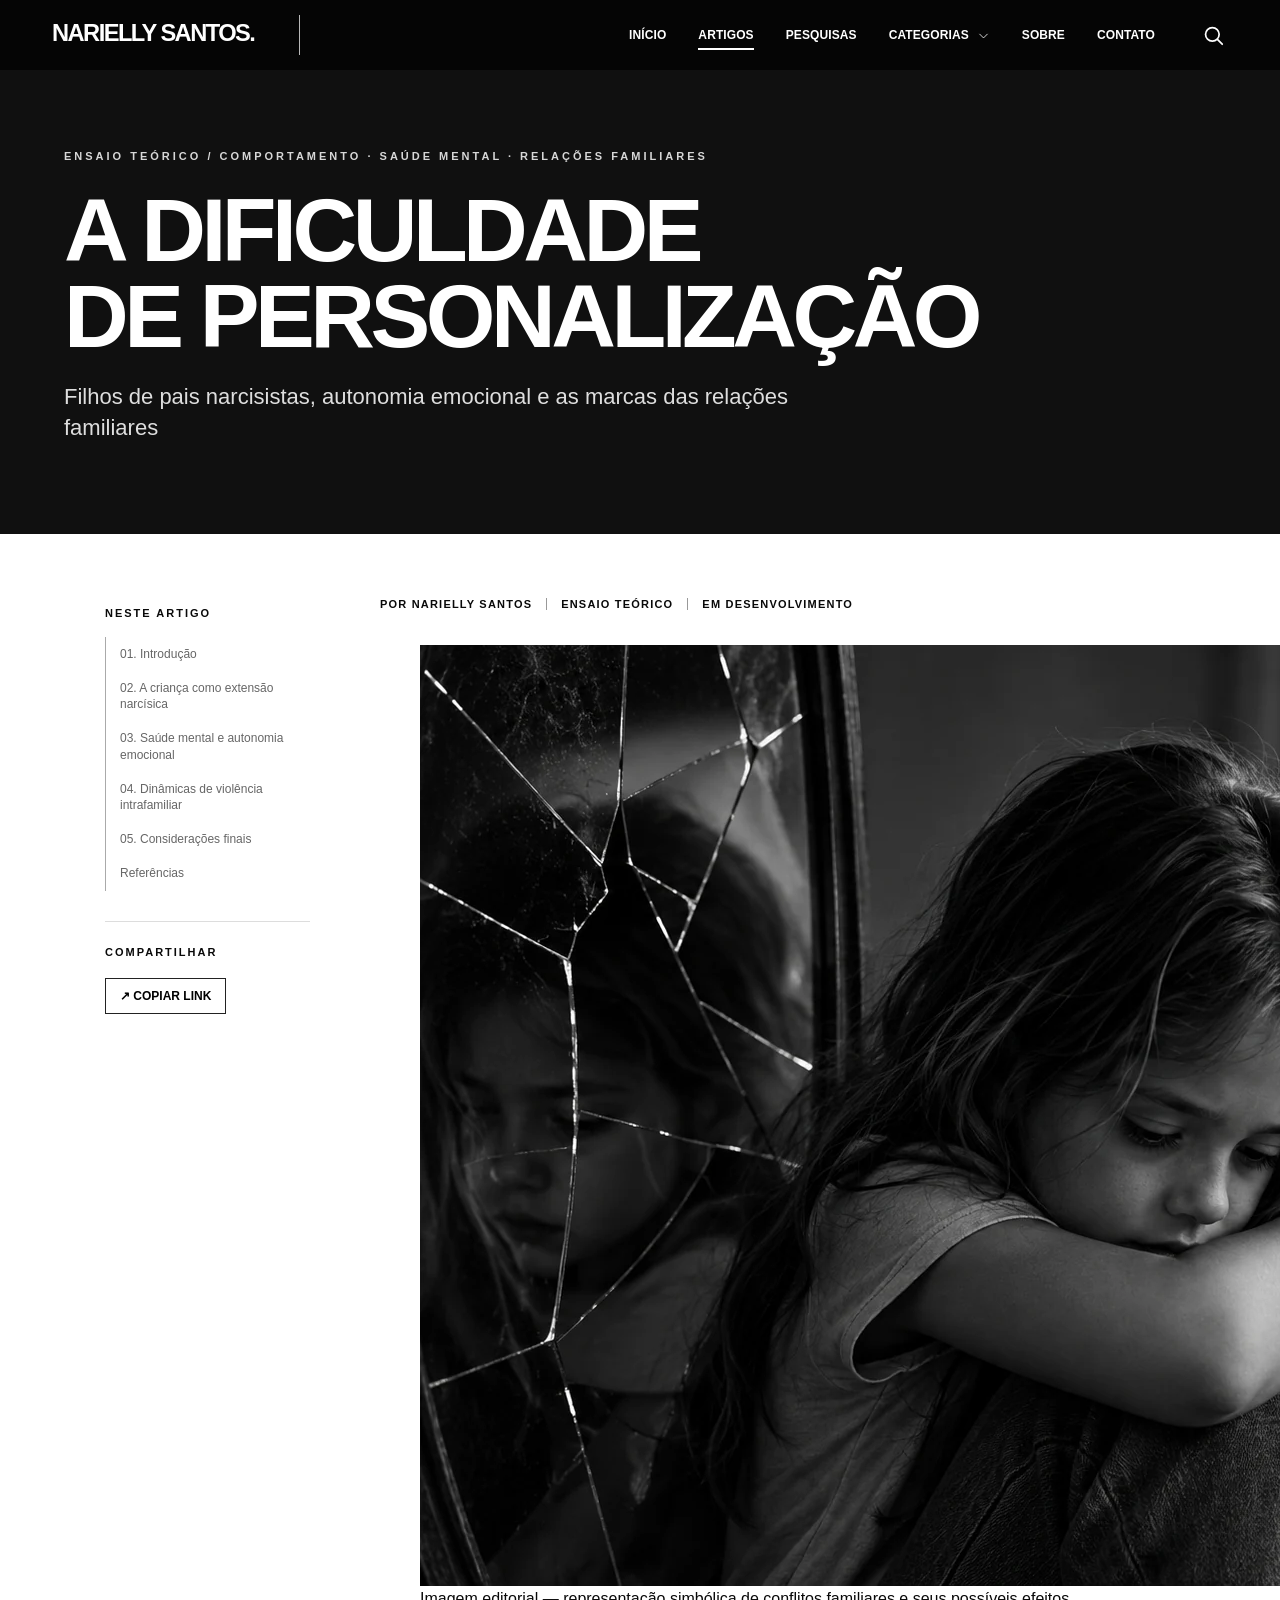
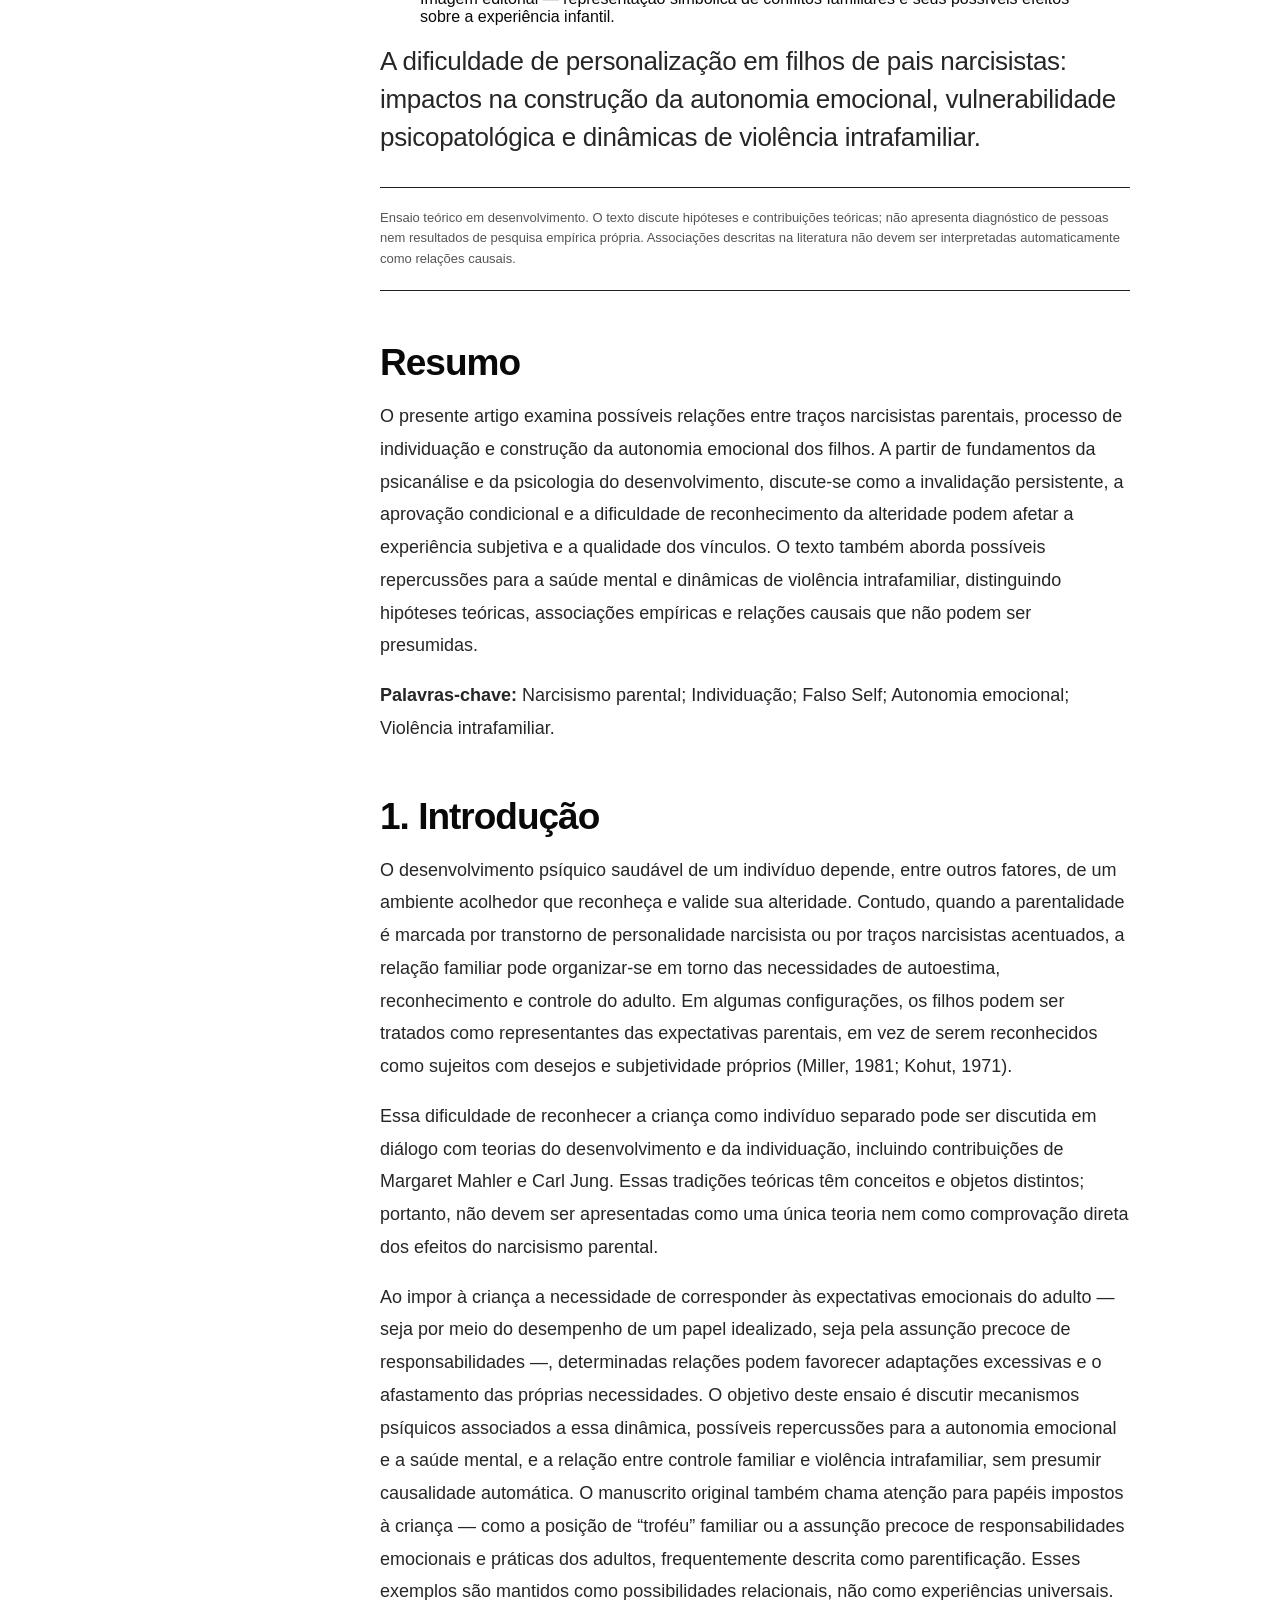
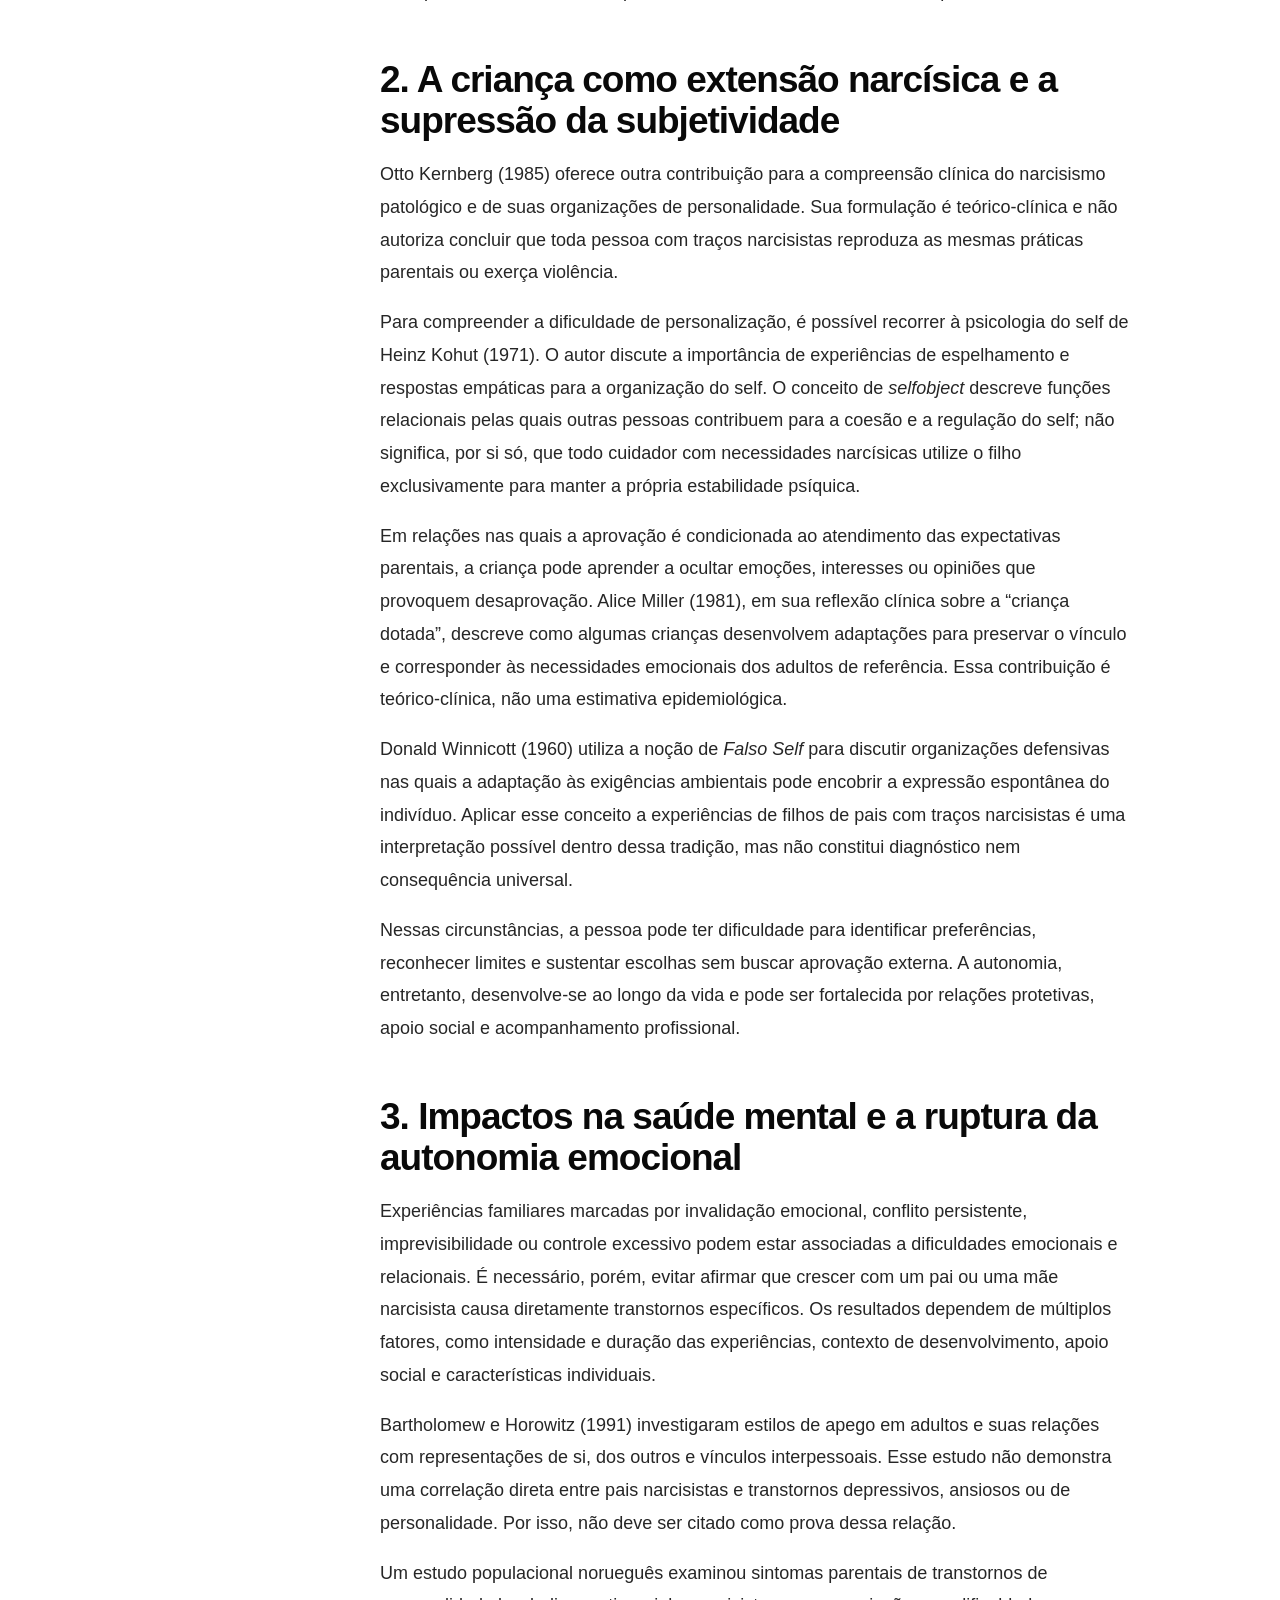
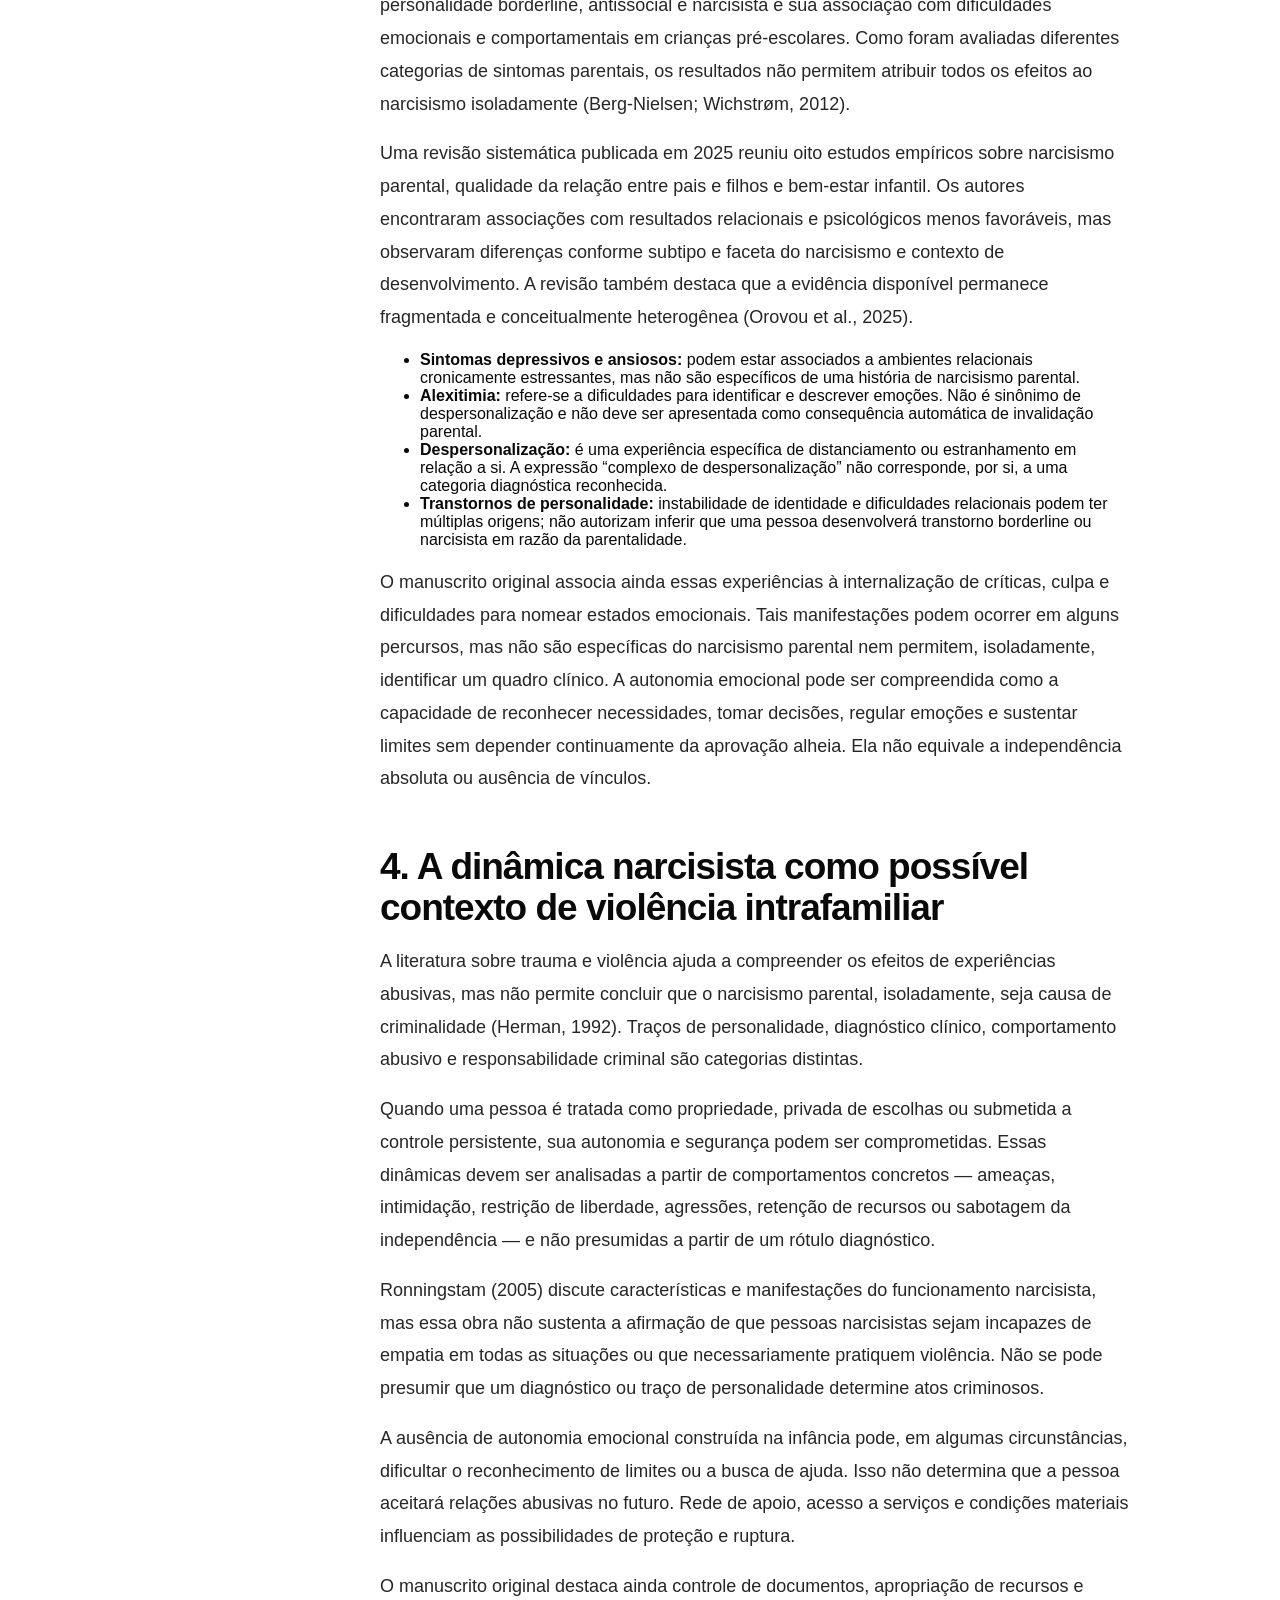
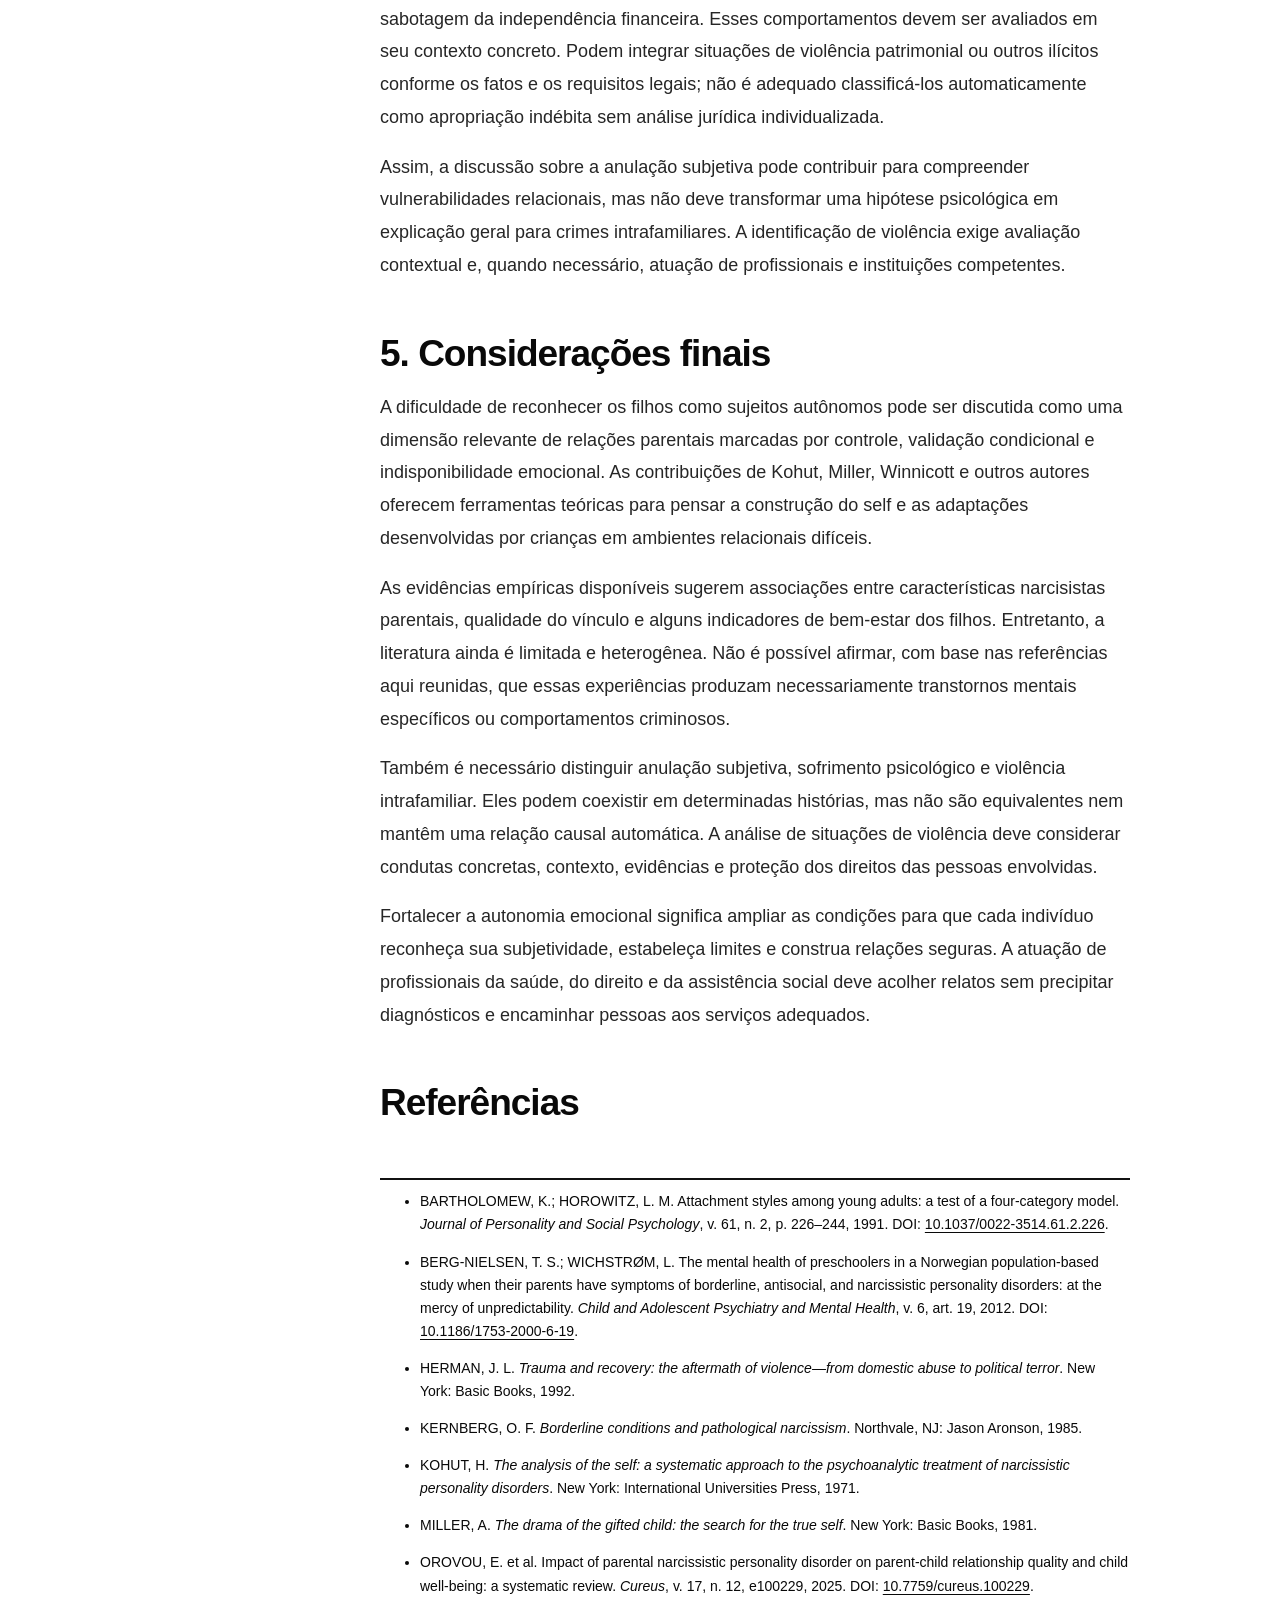
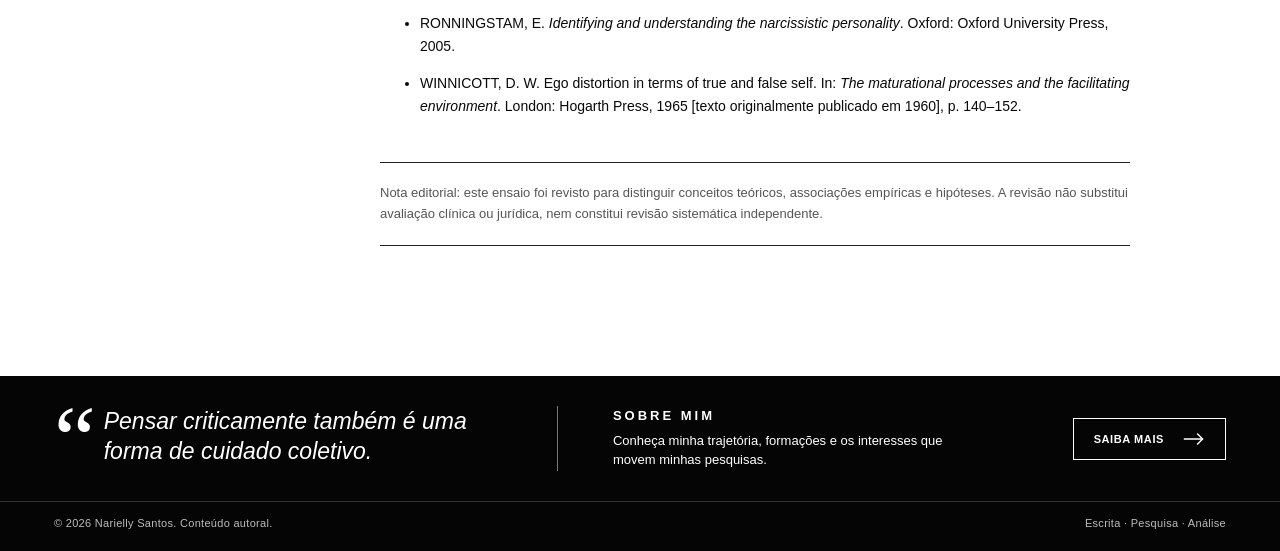
<file: artigos/narcisismo-parental-autonomia-emocional/index.html>
<!DOCTYPE html>
<html lang="pt-BR">
<head>
<meta charset="utf-8"/>
<meta name="viewport" content="width=device-width, initial-scale=1"/>
<meta name="description" content="Ensaio teórico sobre narcisismo parental, individuação, autonomia emocional, saúde mental e dinâmicas de violência intrafamiliar."/>
<meta name="theme-color" content="#050505"/>
<meta property="og:type" content="article"/>
<meta property="og:title" content="A dificuldade de personalização em filhos de pais narcisistas — Narielly Santos"/>
<meta property="og:description" content="Ensaio teórico de Narielly Santos sobre individuação, autonomia emocional, vulnerabilidade psicopatológica e dinâmicas de violência intrafamiliar."/>
<link rel="canonical" href="https://narielly.vercel.app/artigos/narcisismo-parental-autonomia-emocional/"/>
<title>A Dificuldade de Personalização em Filhos de Pais Narcisistas: Impactos na Construção da Autonomia Emocional, Vulnerabilidade Psicopatológica e Dinâmicas de Violência Intrafamiliar — Narielly Santos</title>
<link rel="stylesheet" href="../../assets/style.css"/>
</head>
<body data-root="../../">
<a class="skip-link" href="#main">Pular para o conteúdo</a>
<header class="site-header"><div class="header-inner">
<a class="brand" href="../../index.html" aria-label="Narielly Santos, página inicial">NARIELLY SANTOS.</a>
<nav class="main-nav" data-nav="" aria-label="Navegação principal">
<a href="../../index.html">INÍCIO</a><a class="active" aria-current="page" href="../index.html">ARTIGOS</a><a href="../../pesquisas/index.html">PESQUISAS</a>
<div class="nav-dropdown"><button type="button" data-dropdown-toggle="" aria-expanded="false" aria-label="Abrir categorias">CATEGORIAS <svg aria-hidden="true" fill="none" stroke="currentColor" viewBox="0 0 16 16"><path d="m3 6 5 5 5-5"></path></svg></button><div class="dropdown-menu"><a href="../index.html?tema=sociedade">SOCIEDADE</a><a href="../index.html?tema=comportamento">COMPORTAMENTO</a><a href="../index.html?tema=tecnologia">TECNOLOGIA</a><a href="../index.html?tema=educacao">EDUCAÇÃO</a><a href="../index.html?tema=direitos-humanos">DIREITOS HUMANOS</a><a href="../index.html?tema=saude-mental">SAÚDE MENTAL</a><a href="../index.html?tema=relacoes-familiares">RELAÇÕES FAMILIARES</a></div></div>
<a href="../../sobre/index.html">SOBRE</a><a href="../../contato/index.html">CONTATO</a>
</nav><div class="header-actions"><button class="icon-button" type="button" data-search-open="" aria-label="Pesquisar no site" title="Pesquisar (/)"><svg aria-hidden="true" fill="none" stroke="currentColor" stroke-linecap="round" stroke-linejoin="round" viewBox="0 0 24 24"><circle cx="10.8" cy="10.8" r="7.1"></circle><path d="m16.1 16.1 5 5"></path></svg></button><button class="icon-button mobile-menu" type="button" data-menu="" aria-label="Abrir menu" aria-expanded="false"><svg aria-hidden="true" fill="none" stroke="currentColor" viewBox="0 0 24 24"><path d="M2 6h20M2 12h20M2 18h20"></path></svg></button></div>
</div></header>
<main id="main">
<section class="inner-hero no-image"><div class="inner-kicker">ENSAIO TEÓRICO / COMPORTAMENTO · SAÚDE MENTAL · RELAÇÕES FAMILIARES</div>
<h1>A DIFICULDADE<br/>DE PERSONALIZAÇÃO</h1>
<p>Filhos de pais narcisistas, autonomia emocional e as marcas das relações familiares</p></section>
<div class="article-layout">
<aside class="article-aside" aria-label="Sumário do artigo"><span class="label">NESTE ARTIGO</span><nav class="toc">
<a href="#introducao">01. Introdução</a><a href="#subjetividade">02. A criança como extensão narcísica</a><a href="#saude-mental">03. Saúde mental e autonomia emocional</a><a href="#violencia">04. Dinâmicas de violência intrafamiliar</a><a href="#consideracoes">05. Considerações finais</a><a href="#referencias">Referências</a>
</nav><div class="share"><span class="label">COMPARTILHAR</span><br/><br/><button type="button" data-share="">↗ COPIAR LINK</button></div></aside>
<article class="article-body">
<div class="article-meta"><span>POR NARIELLY SANTOS</span><span class="sep"></span><span>ENSAIO TEÓRICO</span><span class="sep"></span><span>EM DESENVOLVIMENTO</span></div>
<figure class="article-cover"><img src="../../assets/article-familia.webp" alt="Menina sentada abraçando os joelhos; ao fundo, duas figuras adultas discutem, em fotografia editorial em preto e branco"/><figcaption>Imagem editorial — representação simbólica de conflitos familiares e seus possíveis efeitos sobre a experiência infantil.</figcaption></figure>
<p class="lead">A dificuldade de personalização em filhos de pais narcisistas: impactos na construção da autonomia emocional, vulnerabilidade psicopatológica e dinâmicas de violência intrafamiliar.</p>
<div class="article-note">Ensaio teórico em desenvolvimento. O texto discute hipóteses e contribuições teóricas; não apresenta diagnóstico de pessoas nem resultados de pesquisa empírica própria. Associações descritas na literatura não devem ser interpretadas automaticamente como relações causais.</div>
<h2>Resumo</h2>
<p>O presente artigo examina possíveis relações entre traços narcisistas parentais, processo de individuação e construção da autonomia emocional dos filhos. A partir de fundamentos da psicanálise e da psicologia do desenvolvimento, discute-se como a invalidação persistente, a aprovação condicional e a dificuldade de reconhecimento da alteridade podem afetar a experiência subjetiva e a qualidade dos vínculos. O texto também aborda possíveis repercussões para a saúde mental e dinâmicas de violência intrafamiliar, distinguindo hipóteses teóricas, associações empíricas e relações causais que não podem ser presumidas.</p>
<p><strong>Palavras-chave:</strong> Narcisismo parental; Individuação; Falso Self; Autonomia emocional; Violência intrafamiliar.</p>
<section id="introducao"><h2>1. Introdução</h2>
<p>O desenvolvimento psíquico saudável de um indivíduo depende, entre outros fatores, de um ambiente acolhedor que reconheça e valide sua alteridade. Contudo, quando a parentalidade é marcada por transtorno de personalidade narcisista ou por traços narcisistas acentuados, a relação familiar pode organizar-se em torno das necessidades de autoestima, reconhecimento e controle do adulto. Em algumas configurações, os filhos podem ser tratados como representantes das expectativas parentais, em vez de serem reconhecidos como sujeitos com desejos e subjetividade próprios (Miller, 1981; Kohut, 1971).</p>
<p>Essa dificuldade de reconhecer a criança como indivíduo separado pode ser discutida em diálogo com teorias do desenvolvimento e da individuação, incluindo contribuições de Margaret Mahler e Carl Jung. Essas tradições teóricas têm conceitos e objetos distintos; portanto, não devem ser apresentadas como uma única teoria nem como comprovação direta dos efeitos do narcisismo parental.</p>
<p>Ao impor à criança a necessidade de corresponder às expectativas emocionais do adulto — seja por meio do desempenho de um papel idealizado, seja pela assunção precoce de responsabilidades —, determinadas relações podem favorecer adaptações excessivas e o afastamento das próprias necessidades. O objetivo deste ensaio é discutir mecanismos psíquicos associados a essa dinâmica, possíveis repercussões para a autonomia emocional e a saúde mental, e a relação entre controle familiar e violência intrafamiliar, sem presumir causalidade automática. O manuscrito original também chama atenção para papéis impostos à criança — como a posição de “troféu” familiar ou a assunção precoce de responsabilidades emocionais e práticas dos adultos, frequentemente descrita como parentificação. Esses exemplos são mantidos como possibilidades relacionais, não como experiências universais.</p></section>
<section id="subjetividade"><h2>2. A criança como extensão narcísica e a supressão da subjetividade</h2>
<p>Otto Kernberg (1985) oferece outra contribuição para a compreensão clínica do narcisismo patológico e de suas organizações de personalidade. Sua formulação é teórico-clínica e não autoriza concluir que toda pessoa com traços narcisistas reproduza as mesmas práticas parentais ou exerça violência.</p>
<p>Para compreender a dificuldade de personalização, é possível recorrer à psicologia do self de Heinz Kohut (1971). O autor discute a importância de experiências de espelhamento e respostas empáticas para a organização do self. O conceito de <em>selfobject</em> descreve funções relacionais pelas quais outras pessoas contribuem para a coesão e a regulação do self; não significa, por si só, que todo cuidador com necessidades narcísicas utilize o filho exclusivamente para manter a própria estabilidade psíquica.</p>
<p>Em relações nas quais a aprovação é condicionada ao atendimento das expectativas parentais, a criança pode aprender a ocultar emoções, interesses ou opiniões que provoquem desaprovação. Alice Miller (1981), em sua reflexão clínica sobre a “criança dotada”, descreve como algumas crianças desenvolvem adaptações para preservar o vínculo e corresponder às necessidades emocionais dos adultos de referência. Essa contribuição é teórico-clínica, não uma estimativa epidemiológica.</p>
<p>Donald Winnicott (1960) utiliza a noção de <em>Falso Self</em> para discutir organizações defensivas nas quais a adaptação às exigências ambientais pode encobrir a expressão espontânea do indivíduo. Aplicar esse conceito a experiências de filhos de pais com traços narcisistas é uma interpretação possível dentro dessa tradição, mas não constitui diagnóstico nem consequência universal.</p>
<p>Nessas circunstâncias, a pessoa pode ter dificuldade para identificar preferências, reconhecer limites e sustentar escolhas sem buscar aprovação externa. A autonomia, entretanto, desenvolve-se ao longo da vida e pode ser fortalecida por relações protetivas, apoio social e acompanhamento profissional.</p></section>
<section id="saude-mental"><h2>3. Impactos na saúde mental e a ruptura da autonomia emocional</h2>
<p>Experiências familiares marcadas por invalidação emocional, conflito persistente, imprevisibilidade ou controle excessivo podem estar associadas a dificuldades emocionais e relacionais. É necessário, porém, evitar afirmar que crescer com um pai ou uma mãe narcisista causa diretamente transtornos específicos. Os resultados dependem de múltiplos fatores, como intensidade e duração das experiências, contexto de desenvolvimento, apoio social e características individuais.</p>
<p>Bartholomew e Horowitz (1991) investigaram estilos de apego em adultos e suas relações com representações de si, dos outros e vínculos interpessoais. Esse estudo não demonstra uma correlação direta entre pais narcisistas e transtornos depressivos, ansiosos ou de personalidade. Por isso, não deve ser citado como prova dessa relação.</p>
<p>Um estudo populacional norueguês examinou sintomas parentais de transtornos de personalidade borderline, antissocial e narcisista e sua associação com dificuldades emocionais e comportamentais em crianças pré-escolares. Como foram avaliadas diferentes categorias de sintomas parentais, os resultados não permitem atribuir todos os efeitos ao narcisismo isoladamente (Berg-Nielsen; Wichstrøm, 2012).</p>
<p>Uma revisão sistemática publicada em 2025 reuniu oito estudos empíricos sobre narcisismo parental, qualidade da relação entre pais e filhos e bem-estar infantil. Os autores encontraram associações com resultados relacionais e psicológicos menos favoráveis, mas observaram diferenças conforme subtipo e faceta do narcisismo e contexto de desenvolvimento. A revisão também destaca que a evidência disponível permanece fragmentada e conceitualmente heterogênea (Orovou et al., 2025).</p>
<ul><li><strong>Sintomas depressivos e ansiosos:</strong> podem estar associados a ambientes relacionais cronicamente estressantes, mas não são específicos de uma história de narcisismo parental.</li>
<li><strong>Alexitimia:</strong> refere-se a dificuldades para identificar e descrever emoções. Não é sinônimo de despersonalização e não deve ser apresentada como consequência automática de invalidação parental.</li>
<li><strong>Despersonalização:</strong> é uma experiência específica de distanciamento ou estranhamento em relação a si. A expressão “complexo de despersonalização” não corresponde, por si, a uma categoria diagnóstica reconhecida.</li>
<li><strong>Transtornos de personalidade:</strong> instabilidade de identidade e dificuldades relacionais podem ter múltiplas origens; não autorizam inferir que uma pessoa desenvolverá transtorno borderline ou narcisista em razão da parentalidade.</li></ul>
<p>O manuscrito original associa ainda essas experiências à internalização de críticas, culpa e dificuldades para nomear estados emocionais. Tais manifestações podem ocorrer em alguns percursos, mas não são específicas do narcisismo parental nem permitem, isoladamente, identificar um quadro clínico. A autonomia emocional pode ser compreendida como a capacidade de reconhecer necessidades, tomar decisões, regular emoções e sustentar limites sem depender continuamente da aprovação alheia. Ela não equivale a independência absoluta ou ausência de vínculos.</p></section>
<section id="violencia"><h2>4. A dinâmica narcisista como possível contexto de violência intrafamiliar</h2>
<p>A literatura sobre trauma e violência ajuda a compreender os efeitos de experiências abusivas, mas não permite concluir que o narcisismo parental, isoladamente, seja causa de criminalidade (Herman, 1992). Traços de personalidade, diagnóstico clínico, comportamento abusivo e responsabilidade criminal são categorias distintas.</p>
<p>Quando uma pessoa é tratada como propriedade, privada de escolhas ou submetida a controle persistente, sua autonomia e segurança podem ser comprometidas. Essas dinâmicas devem ser analisadas a partir de comportamentos concretos — ameaças, intimidação, restrição de liberdade, agressões, retenção de recursos ou sabotagem da independência — e não presumidas a partir de um rótulo diagnóstico.</p>
<p>Ronningstam (2005) discute características e manifestações do funcionamento narcisista, mas essa obra não sustenta a afirmação de que pessoas narcisistas sejam incapazes de empatia em todas as situações ou que necessariamente pratiquem violência. Não se pode presumir que um diagnóstico ou traço de personalidade determine atos criminosos.</p>
<p>A ausência de autonomia emocional construída na infância pode, em algumas circunstâncias, dificultar o reconhecimento de limites ou a busca de ajuda. Isso não determina que a pessoa aceitará relações abusivas no futuro. Rede de apoio, acesso a serviços e condições materiais influenciam as possibilidades de proteção e ruptura.</p>
<p>O manuscrito original destaca ainda controle de documentos, apropriação de recursos e sabotagem da independência financeira. Esses comportamentos devem ser avaliados em seu contexto concreto. Podem integrar situações de violência patrimonial ou outros ilícitos conforme os fatos e os requisitos legais; não é adequado classificá-los automaticamente como apropriação indébita sem análise jurídica individualizada.</p>
<p>Assim, a discussão sobre a anulação subjetiva pode contribuir para compreender vulnerabilidades relacionais, mas não deve transformar uma hipótese psicológica em explicação geral para crimes intrafamiliares. A identificação de violência exige avaliação contextual e, quando necessário, atuação de profissionais e instituições competentes.</p></section>
<section id="consideracoes"><h2>5. Considerações finais</h2>
<p>A dificuldade de reconhecer os filhos como sujeitos autônomos pode ser discutida como uma dimensão relevante de relações parentais marcadas por controle, validação condicional e indisponibilidade emocional. As contribuições de Kohut, Miller, Winnicott e outros autores oferecem ferramentas teóricas para pensar a construção do self e as adaptações desenvolvidas por crianças em ambientes relacionais difíceis.</p>
<p>As evidências empíricas disponíveis sugerem associações entre características narcisistas parentais, qualidade do vínculo e alguns indicadores de bem-estar dos filhos. Entretanto, a literatura ainda é limitada e heterogênea. Não é possível afirmar, com base nas referências aqui reunidas, que essas experiências produzam necessariamente transtornos mentais específicos ou comportamentos criminosos.</p>
<p>Também é necessário distinguir anulação subjetiva, sofrimento psicológico e violência intrafamiliar. Eles podem coexistir em determinadas histórias, mas não são equivalentes nem mantêm uma relação causal automática. A análise de situações de violência deve considerar condutas concretas, contexto, evidências e proteção dos direitos das pessoas envolvidas.</p>
<p>Fortalecer a autonomia emocional significa ampliar as condições para que cada indivíduo reconheça sua subjetividade, estabeleça limites e construa relações seguras. A atuação de profissionais da saúde, do direito e da assistência social deve acolher relatos sem precipitar diagnósticos e encaminhar pessoas aos serviços adequados.</p></section>
<section id="referencias"><h2>Referências</h2>
<ul class="references">
<li>BARTHOLOMEW, K.; HOROWITZ, L. M. Attachment styles among young adults: a test of a four-category model. <em>Journal of Personality and Social Psychology</em>, v. 61, n. 2, p. 226–244, 1991. DOI: <a href="https://doi.org/10.1037/0022-3514.61.2.226" target="_blank" rel="noopener">10.1037/0022-3514.61.2.226</a>.</li>
<li>BERG-NIELSEN, T. S.; WICHSTRØM, L. The mental health of preschoolers in a Norwegian population-based study when their parents have symptoms of borderline, antisocial, and narcissistic personality disorders: at the mercy of unpredictability. <em>Child and Adolescent Psychiatry and Mental Health</em>, v. 6, art. 19, 2012. DOI: <a href="https://doi.org/10.1186/1753-2000-6-19" target="_blank" rel="noopener">10.1186/1753-2000-6-19</a>.</li>
<li>HERMAN, J. L. <em>Trauma and recovery: the aftermath of violence—from domestic abuse to political terror</em>. New York: Basic Books, 1992.</li>
<li>KERNBERG, O. F. <em>Borderline conditions and pathological narcissism</em>. Northvale, NJ: Jason Aronson, 1985.</li>
<li>KOHUT, H. <em>The analysis of the self: a systematic approach to the psychoanalytic treatment of narcissistic personality disorders</em>. New York: International Universities Press, 1971.</li>
<li>MILLER, A. <em>The drama of the gifted child: the search for the true self</em>. New York: Basic Books, 1981.</li>
<li>OROVOU, E. et al. Impact of parental narcissistic personality disorder on parent-child relationship quality and child well-being: a systematic review. <em>Cureus</em>, v. 17, n. 12, e100229, 2025. DOI: <a href="https://doi.org/10.7759/cureus.100229" target="_blank" rel="noopener">10.7759/cureus.100229</a>.</li>
<li>RONNINGSTAM, E. <em>Identifying and understanding the narcissistic personality</em>. Oxford: Oxford University Press, 2005.</li>
<li>WINNICOTT, D. W. Ego distortion in terms of true and false self. In: <em>The maturational processes and the facilitating environment</em>. London: Hogarth Press, 1965 [texto originalmente publicado em 1960], p. 140–152.</li></ul>
<div class="article-note">Nota editorial: este ensaio foi revisto para distinguir conceitos teóricos, associações empíricas e hipóteses. A revisão não substitui avaliação clínica ou jurídica, nem constitui revisão sistemática independente.</div>
</section>
</article></div></main>
<footer class="site-footer"><div class="footer-inner"><div class="footer-quote"><span aria-hidden="true" class="footer-quote-mark">“</span><em>Pensar criticamente também é uma forma de cuidado coletivo.</em></div><div class="footer-about"><h2>SOBRE MIM</h2><p>Conheça minha trajetória, formações e os interesses que movem minhas pesquisas.</p></div><a class="light-button" href="../../sobre/index.html">SAIBA MAIS <svg aria-hidden="true" fill="none" stroke="currentColor" viewBox="0 0 28 18"><path d="M1 9h24M18 2l7 7-7 7"></path></svg></a></div><div class="footer-bottom"><span>© <span data-year="">2026</span> Narielly Santos. Conteúdo autoral.</span><span>Escrita · Pesquisa · Análise</span></div></footer>
<div class="search-modal" data-search-modal="" aria-hidden="true" aria-label="Pesquisa no site" aria-modal="true" role="dialog"><div class="search-panel"><div class="search-panel-top"><h2>BUSCAR PUBLICAÇÕES</h2><button class="icon-button" data-search-close="" type="button" aria-label="Fechar busca" style="color:#000;font-size:29px">×</button></div><label for="site-search" style="font-size:12px;color:#666">Pesquise por título ou assunto</label><input id="site-search" data-search-input="" autocomplete="off" placeholder="Narcisismo parental, autonomia emocional..."/><div class="search-results" data-search-results=""></div></div></div>
<script defer src="../../assets/app.js"></script>
</body></html>
</file>
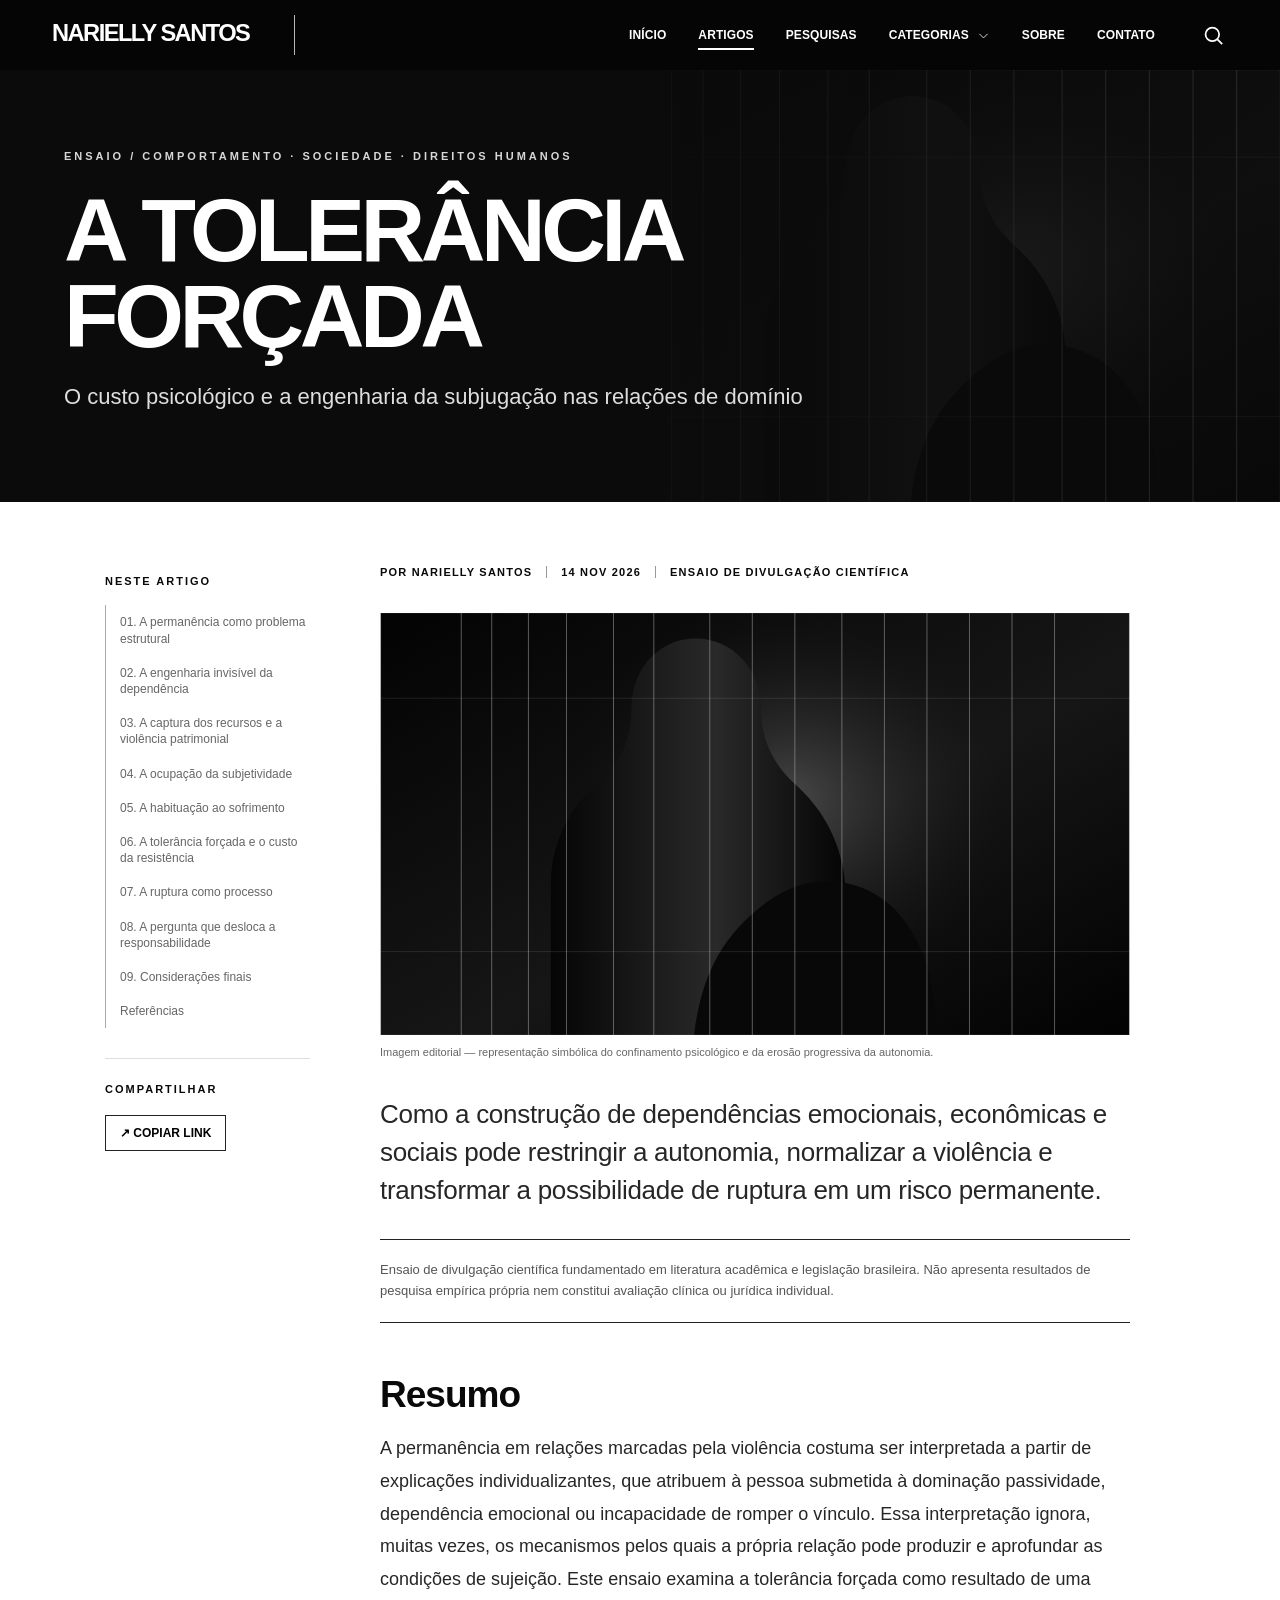
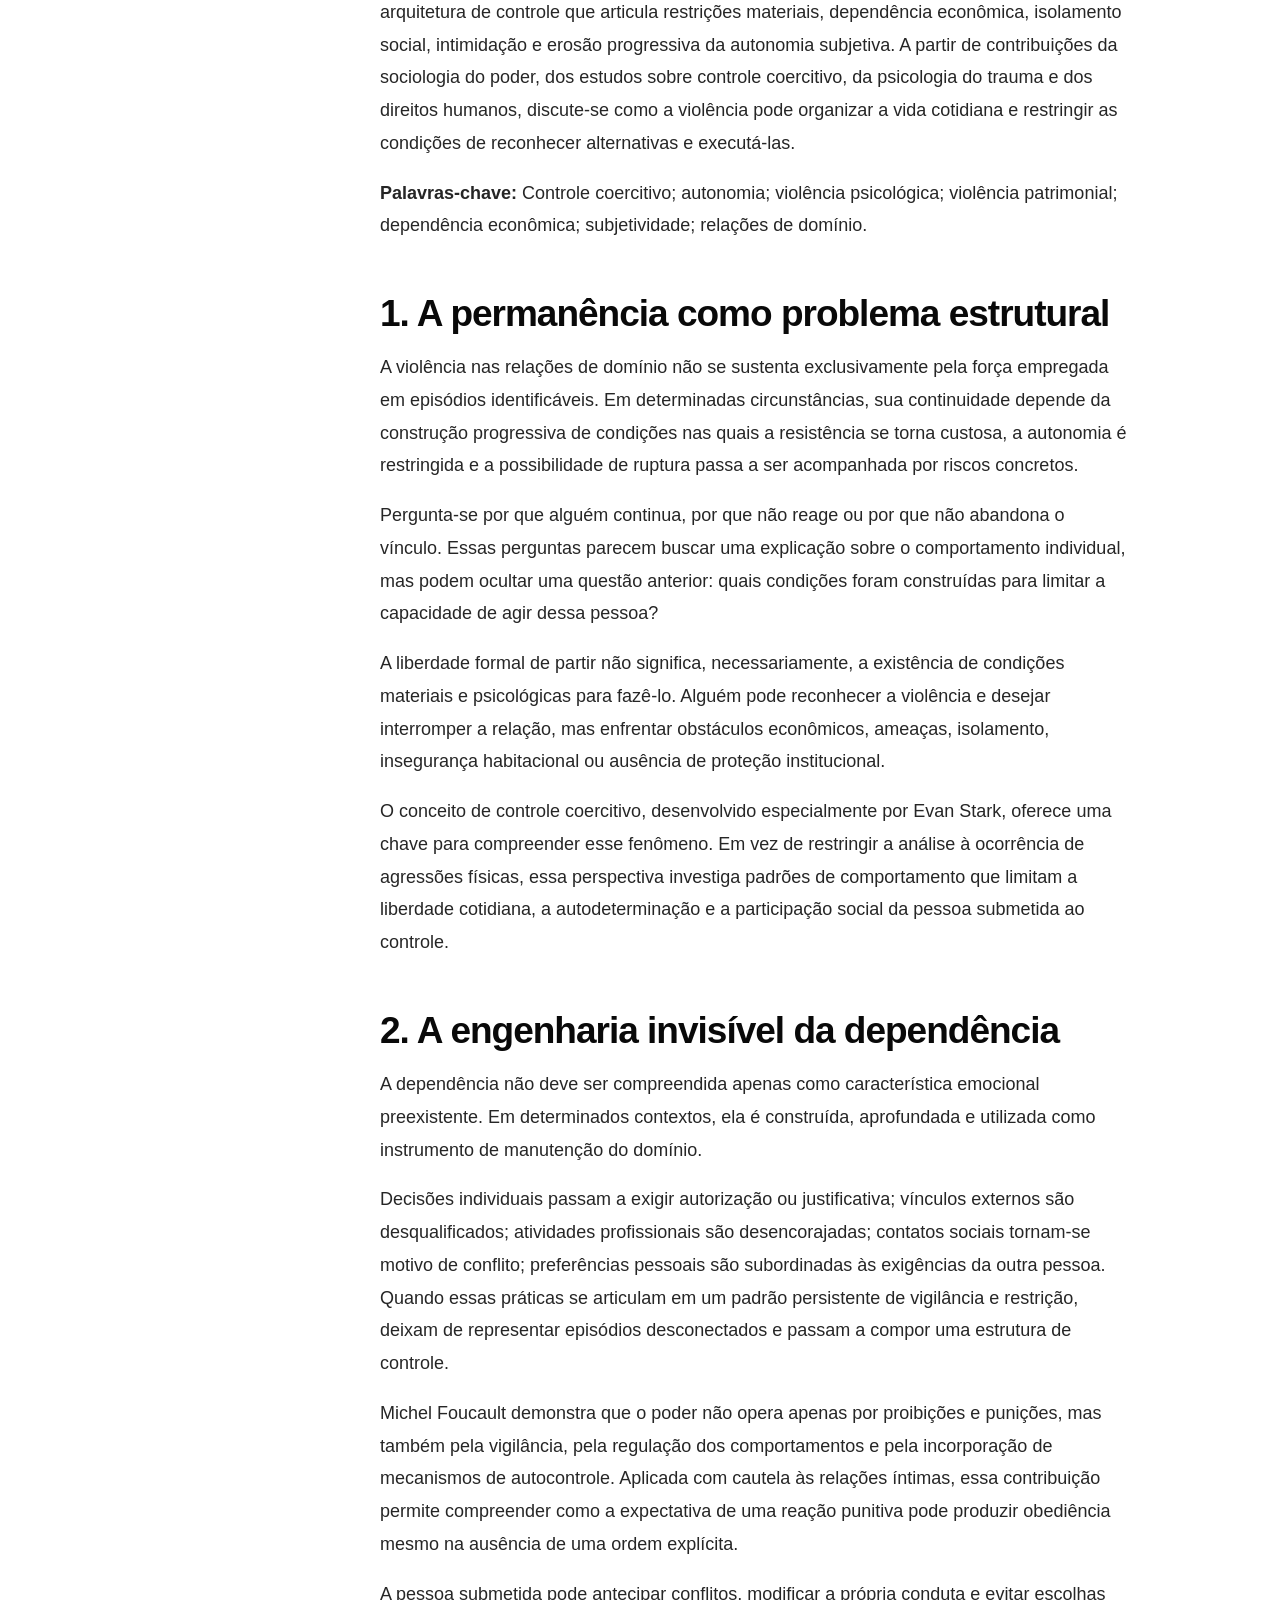
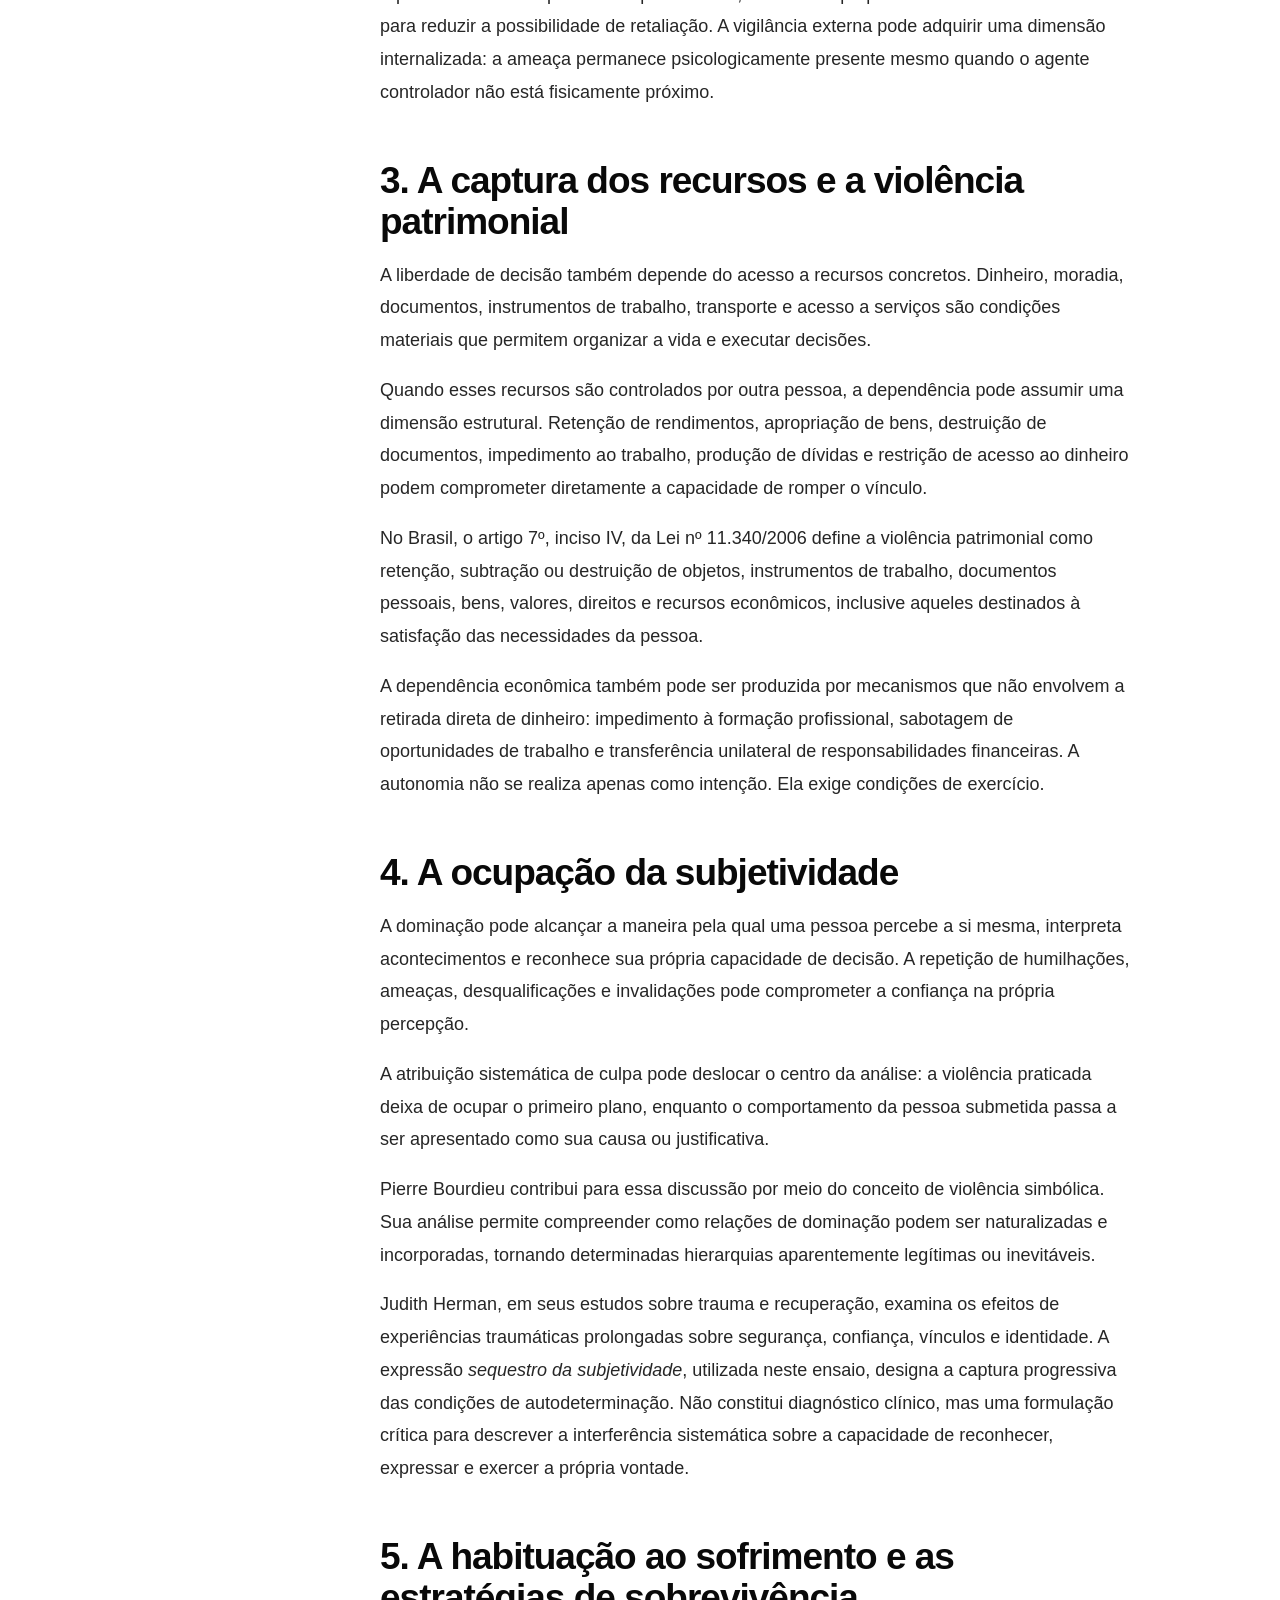
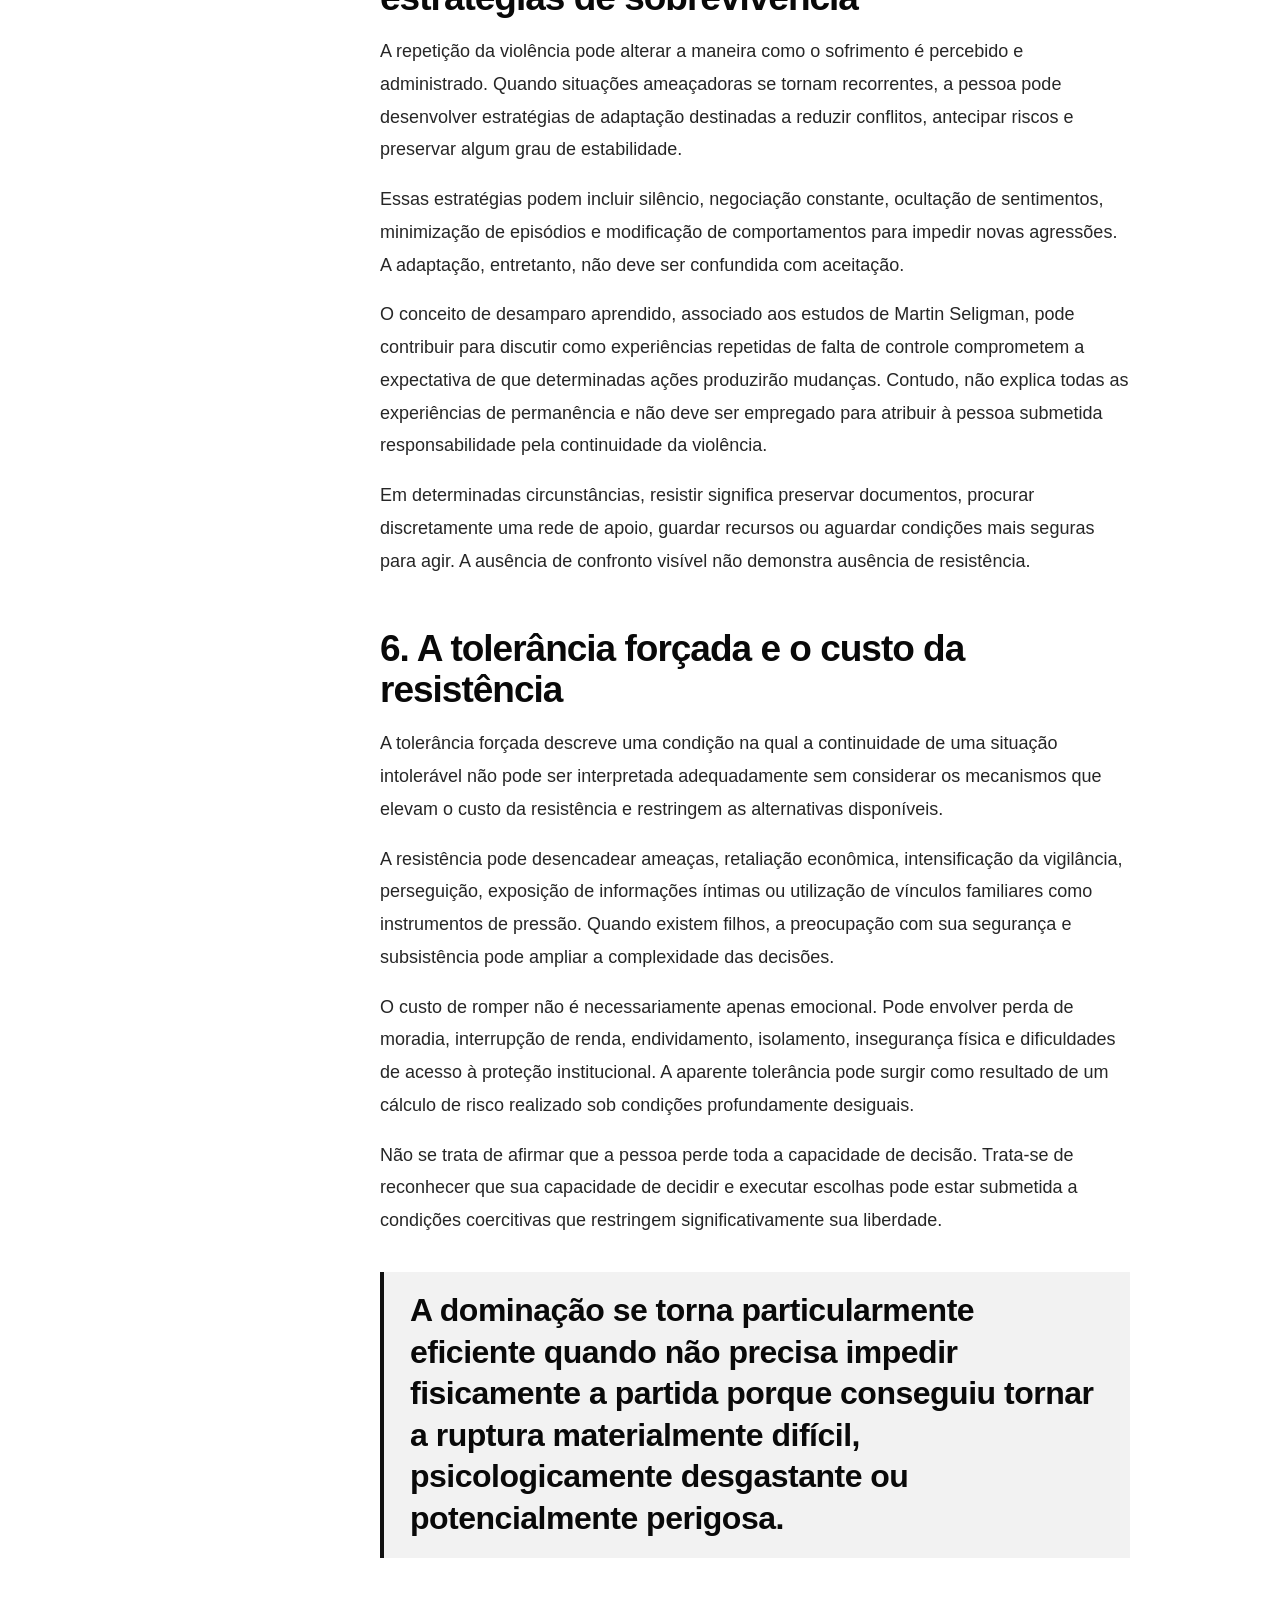
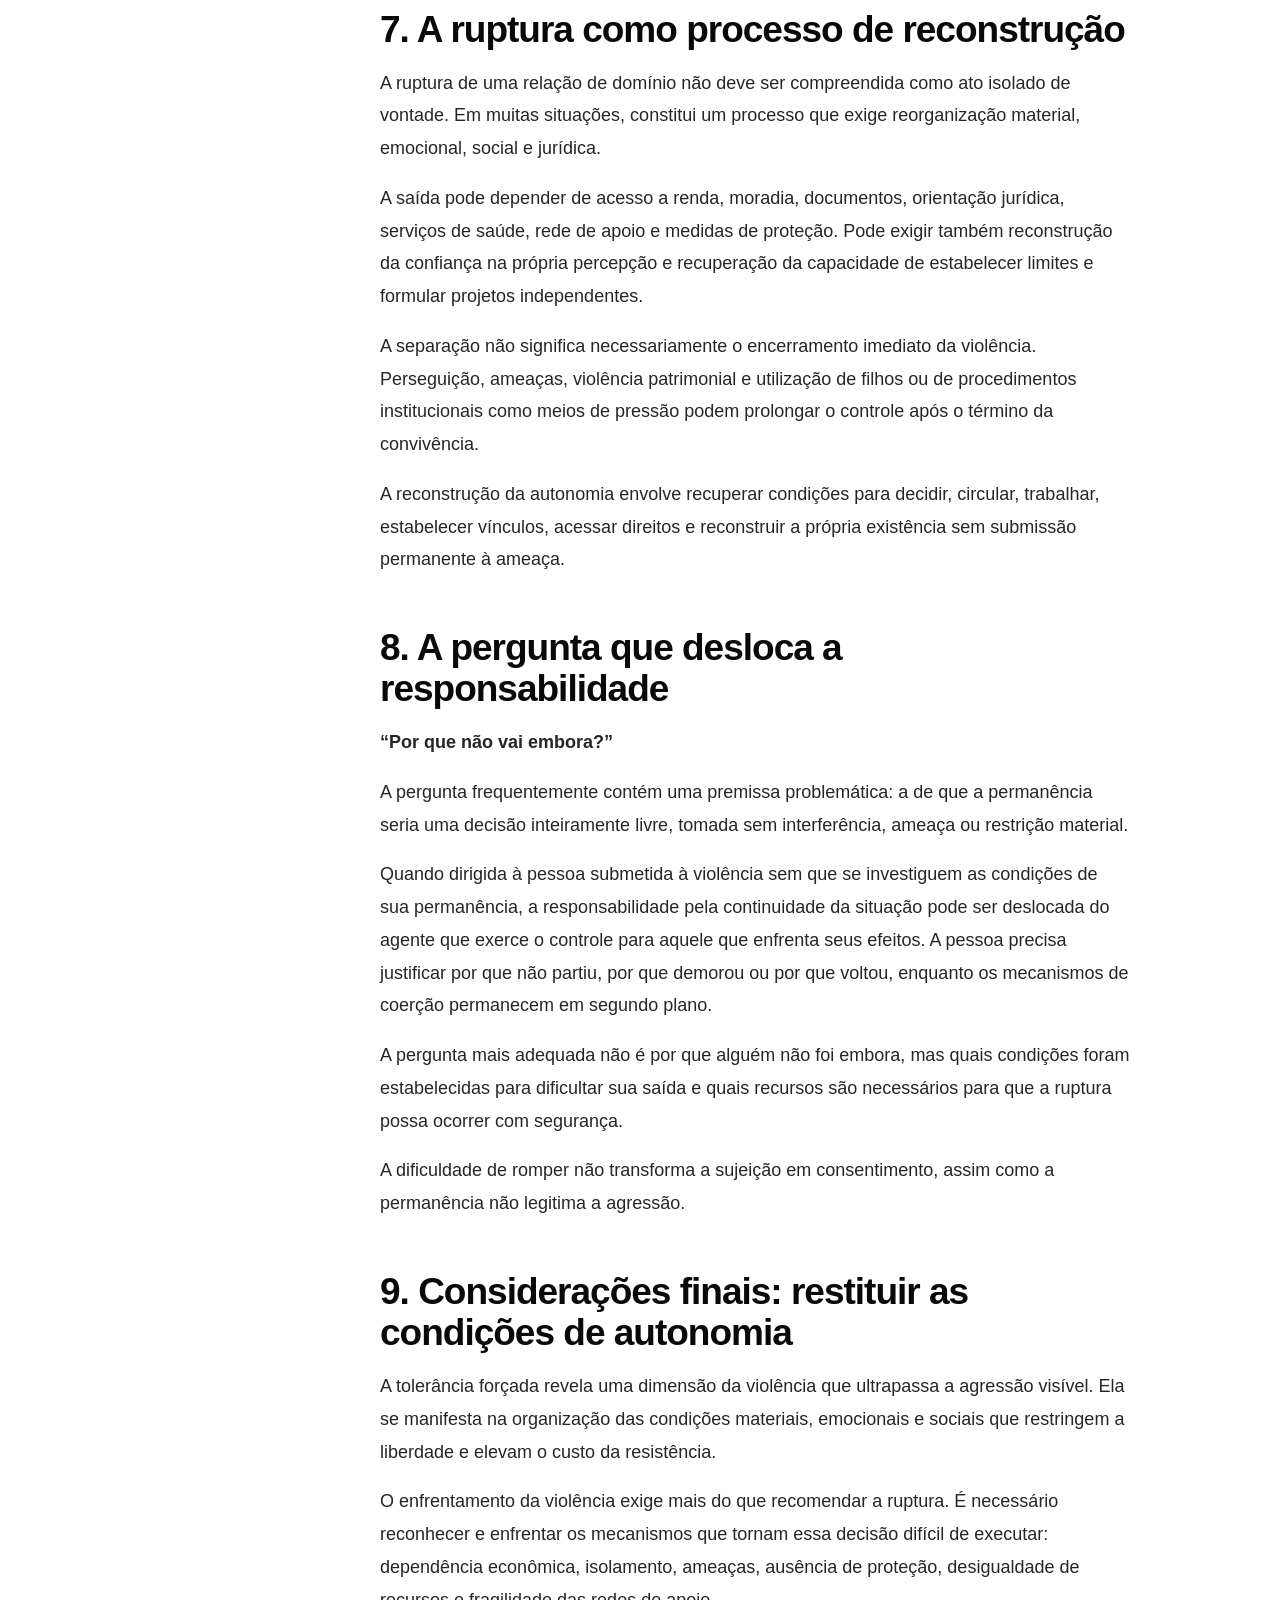
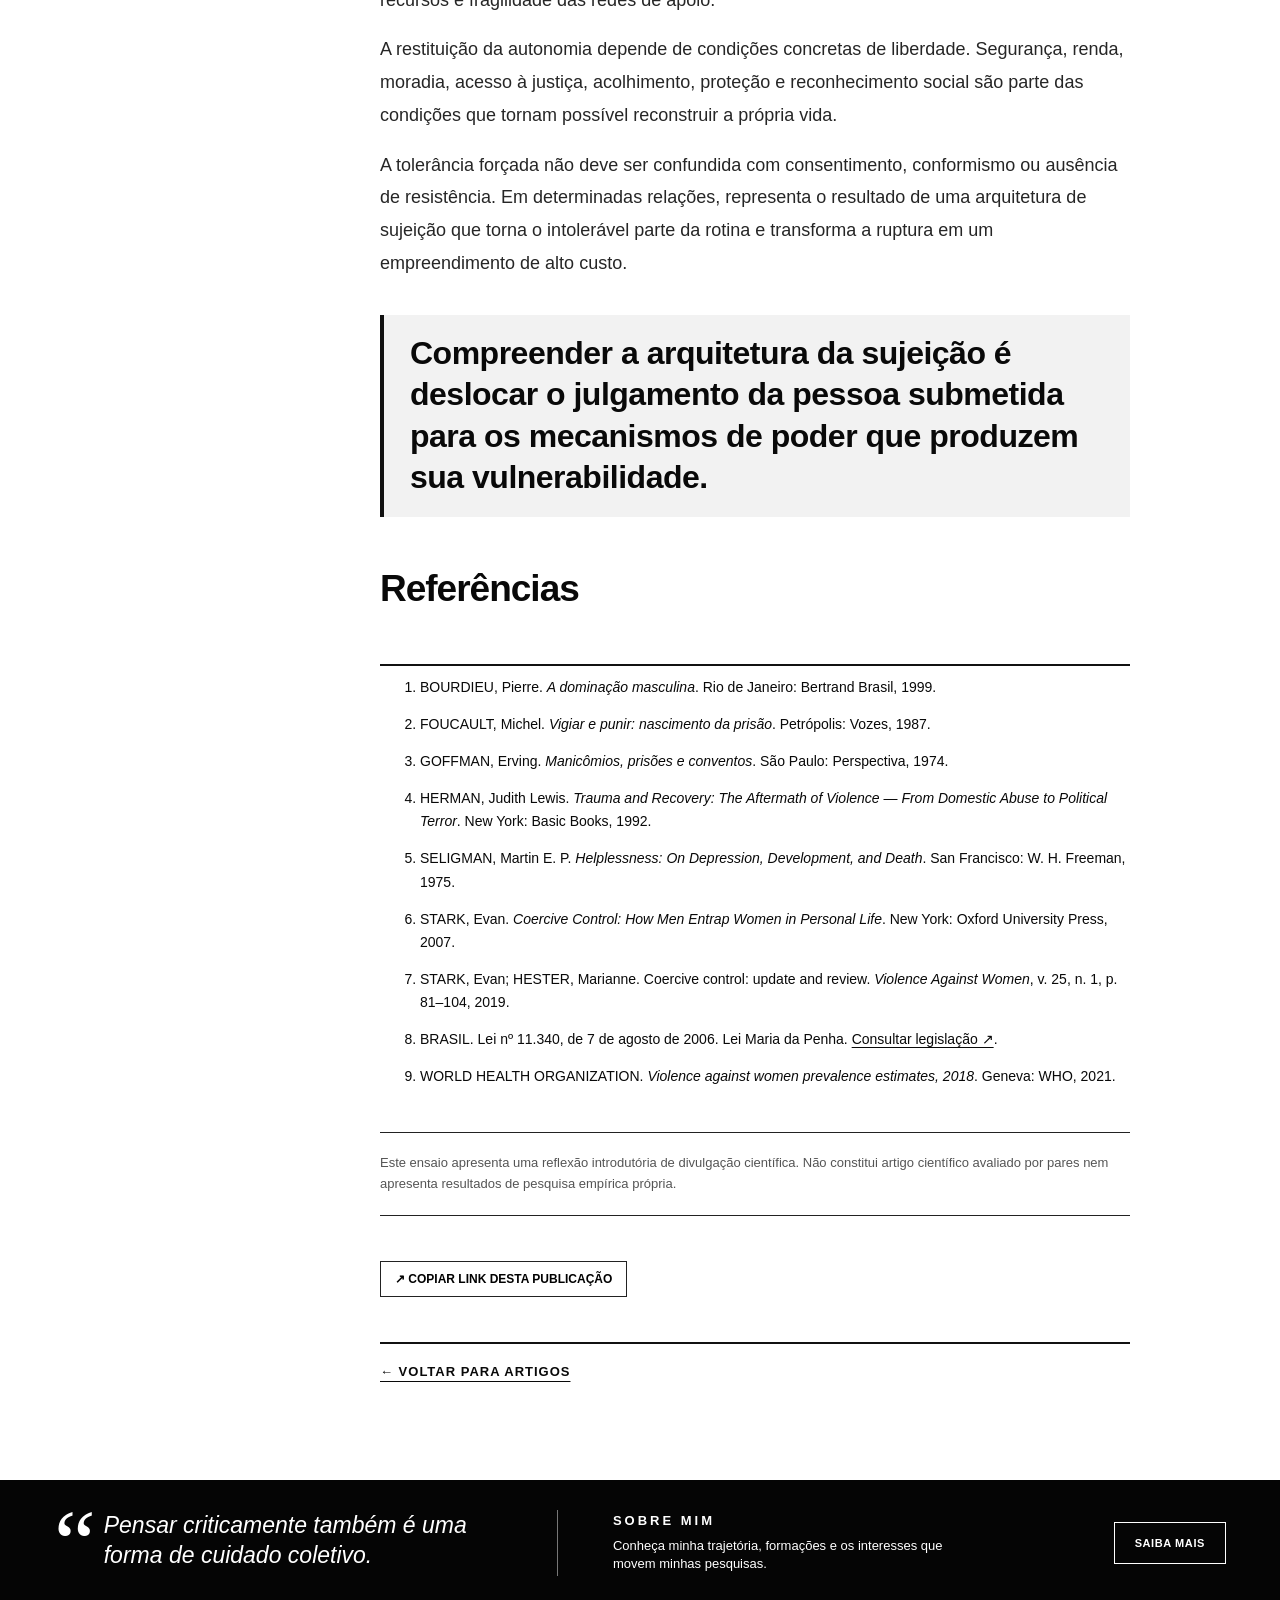
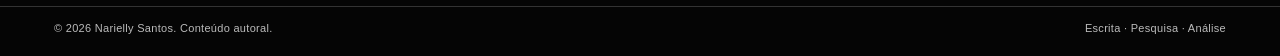
<file: artigos/tolerancia-forcada/index.html>
<!DOCTYPE html>
<html lang="pt-BR"><head><meta charset="utf-8"/><meta name="viewport" content="width=device-width, initial-scale=1"/>
<meta name="description" content="Ensaio sobre controle coercitivo, dependência econômica, autonomia subjetiva e tolerância forçada nas relações de domínio."/><meta name="theme-color" content="#050505"/>
<meta property="og:type" content="article"/><meta property="og:title" content="A Tolerância Forçada — Narielly Santos"/><meta property="og:description" content="O custo psicológico e a engenharia da subjugação nas relações de domínio."/>
<title>A Tolerância Forçada: O Custo Psicológico e a Engenharia da Subjugação nas Relações de Domínio — Narielly Santos</title><link rel="stylesheet" href="../../assets/style.css"/><style>.article-cover{margin:0 0 34px;width:100%}.article-cover img{display:block;width:100%;aspect-ratio:16/9;object-fit:cover;filter:grayscale(1)}.article-cover figcaption{font-size:11px;line-height:1.5;color:#666;margin-top:9px}</style></head>
<body data-root="../../"><a class="skip-link" href="#main">Pular para o conteúdo</a>
<header class="site-header"><div class="header-inner"><a class="brand" data-home-link href="/">NARIELLY SANTOS</a><nav class="main-nav" data-nav="" aria-label="Navegação principal"><a data-home-link href="/">INÍCIO</a><a class="active" aria-current="page" href="../index.html">ARTIGOS</a><a href="../../pesquisas/index.html">PESQUISAS</a><div class="nav-dropdown"><button type="button" data-dropdown-toggle="" aria-expanded="false">CATEGORIAS <svg aria-hidden="true" fill="none" stroke="currentColor" viewBox="0 0 16 16"><path d="m3 6 5 5 5-5"></path></svg></button><div class="dropdown-menu"><a href="../index.html?tema=sociedade">SOCIEDADE</a><a href="../index.html?tema=comportamento">COMPORTAMENTO</a><a href="../index.html?tema=tecnologia">TECNOLOGIA</a><a href="../index.html?tema=educacao">EDUCAÇÃO</a><a href="../index.html?tema=direitos-humanos">DIREITOS HUMANOS</a></div></div><a href="../../sobre/index.html">SOBRE</a><a href="../../contato/index.html">CONTATO</a></nav><div class="header-actions"><button class="icon-button" type="button" data-search-open="" aria-label="Pesquisar no site"><svg aria-hidden="true" fill="none" stroke="currentColor" viewBox="0 0 24 24"><circle cx="10.8" cy="10.8" r="7.1"></circle><path d="m16.1 16.1 5 5"></path></svg></button><button class="icon-button mobile-menu" type="button" data-menu="" aria-label="Abrir menu" aria-expanded="false"><svg aria-hidden="true" fill="none" stroke="currentColor" viewBox="0 0 24 24"><path d="M2 6h20M2 12h20M2 18h20"></path></svg></button></div></div></header>
<main id="main"><section class="inner-hero"><div class="hero-image" role="img" aria-label="Silhueta humana envolvida por fios verticais em fotografia conceitual em preto e branco" style="background-image:url('../../assets/tolerancia-forcada.svg');background-position:center 42%;background-size:cover"></div><div class="inner-kicker">ENSAIO / COMPORTAMENTO · SOCIEDADE · DIREITOS HUMANOS</div><h1>A TOLERÂNCIA<br/>FORÇADA</h1><p>O custo psicológico e a engenharia da subjugação nas relações de domínio</p></section>
<div class="article-layout"><aside class="article-aside" aria-label="Sumário do artigo"><span class="label">NESTE ARTIGO</span><nav class="toc"><a href="#permanencia">01. A permanência como problema estrutural</a><a href="#dependencia">02. A engenharia invisível da dependência</a><a href="#recursos">03. A captura dos recursos e a violência patrimonial</a><a href="#subjetividade">04. A ocupação da subjetividade</a><a href="#sobrevivencia">05. A habituação ao sofrimento</a><a href="#tolerancia">06. A tolerância forçada e o custo da resistência</a><a href="#ruptura">07. A ruptura como processo</a><a href="#pergunta">08. A pergunta que desloca a responsabilidade</a><a href="#conclusao">09. Considerações finais</a><a href="#referencias">Referências</a></nav><div class="share"><span class="label">COMPARTILHAR</span><br/><br/><button type="button" data-share="">↗ COPIAR LINK</button></div></aside>
<article class="article-body"><div class="article-meta"><span>POR NARIELLY SANTOS</span><span class="sep"></span><span>14 NOV 2026</span><span class="sep"></span><span>ENSAIO DE DIVULGAÇÃO CIENTÍFICA</span></div>
<figure class="article-cover"><img src="../../assets/tolerancia-forcada.svg" alt="Silhueta humana em posição recolhida, cercada por fios verticais finos, em fotografia conceitual em preto e branco"/><figcaption>Imagem editorial — representação simbólica do confinamento psicológico e da erosão progressiva da autonomia.</figcaption></figure>
<p class="lead">Como a construção de dependências emocionais, econômicas e sociais pode restringir a autonomia, normalizar a violência e transformar a possibilidade de ruptura em um risco permanente.</p>
<div class="article-note">Ensaio de divulgação científica fundamentado em literatura acadêmica e legislação brasileira. Não apresenta resultados de pesquisa empírica própria nem constitui avaliação clínica ou jurídica individual.</div>
<h2>Resumo</h2><p>A permanência em relações marcadas pela violência costuma ser interpretada a partir de explicações individualizantes, que atribuem à pessoa submetida à dominação passividade, dependência emocional ou incapacidade de romper o vínculo. Essa interpretação ignora, muitas vezes, os mecanismos pelos quais a própria relação pode produzir e aprofundar as condições de sujeição. Este ensaio examina a tolerância forçada como resultado de uma arquitetura de controle que articula restrições materiais, dependência econômica, isolamento social, intimidação e erosão progressiva da autonomia subjetiva. A partir de contribuições da sociologia do poder, dos estudos sobre controle coercitivo, da psicologia do trauma e dos direitos humanos, discute-se como a violência pode organizar a vida cotidiana e restringir as condições de reconhecer alternativas e executá-las.</p><p><strong>Palavras-chave:</strong> Controle coercitivo; autonomia; violência psicológica; violência patrimonial; dependência econômica; subjetividade; relações de domínio.</p>
<section id="permanencia"><h2>1. A permanência como problema estrutural</h2><p>A violência nas relações de domínio não se sustenta exclusivamente pela força empregada em episódios identificáveis. Em determinadas circunstâncias, sua continuidade depende da construção progressiva de condições nas quais a resistência se torna custosa, a autonomia é restringida e a possibilidade de ruptura passa a ser acompanhada por riscos concretos.</p><p>Pergunta-se por que alguém continua, por que não reage ou por que não abandona o vínculo. Essas perguntas parecem buscar uma explicação sobre o comportamento individual, mas podem ocultar uma questão anterior: quais condições foram construídas para limitar a capacidade de agir dessa pessoa?</p><p>A liberdade formal de partir não significa, necessariamente, a existência de condições materiais e psicológicas para fazê-lo. Alguém pode reconhecer a violência e desejar interromper a relação, mas enfrentar obstáculos econômicos, ameaças, isolamento, insegurança habitacional ou ausência de proteção institucional.</p><p>O conceito de controle coercitivo, desenvolvido especialmente por Evan Stark, oferece uma chave para compreender esse fenômeno. Em vez de restringir a análise à ocorrência de agressões físicas, essa perspectiva investiga padrões de comportamento que limitam a liberdade cotidiana, a autodeterminação e a participação social da pessoa submetida ao controle.</p></section>
<section id="dependencia"><h2>2. A engenharia invisível da dependência</h2><p>A dependência não deve ser compreendida apenas como característica emocional preexistente. Em determinados contextos, ela é construída, aprofundada e utilizada como instrumento de manutenção do domínio.</p><p>Decisões individuais passam a exigir autorização ou justificativa; vínculos externos são desqualificados; atividades profissionais são desencorajadas; contatos sociais tornam-se motivo de conflito; preferências pessoais são subordinadas às exigências da outra pessoa. Quando essas práticas se articulam em um padrão persistente de vigilância e restrição, deixam de representar episódios desconectados e passam a compor uma estrutura de controle.</p><p>Michel Foucault demonstra que o poder não opera apenas por proibições e punições, mas também pela vigilância, pela regulação dos comportamentos e pela incorporação de mecanismos de autocontrole. Aplicada com cautela às relações íntimas, essa contribuição permite compreender como a expectativa de uma reação punitiva pode produzir obediência mesmo na ausência de uma ordem explícita.</p><p>A pessoa submetida pode antecipar conflitos, modificar a própria conduta e evitar escolhas para reduzir a possibilidade de retaliação. A vigilância externa pode adquirir uma dimensão internalizada: a ameaça permanece psicologicamente presente mesmo quando o agente controlador não está fisicamente próximo.</p></section>
<section id="recursos"><h2>3. A captura dos recursos e a violência patrimonial</h2><p>A liberdade de decisão também depende do acesso a recursos concretos. Dinheiro, moradia, documentos, instrumentos de trabalho, transporte e acesso a serviços são condições materiais que permitem organizar a vida e executar decisões.</p><p>Quando esses recursos são controlados por outra pessoa, a dependência pode assumir uma dimensão estrutural. Retenção de rendimentos, apropriação de bens, destruição de documentos, impedimento ao trabalho, produção de dívidas e restrição de acesso ao dinheiro podem comprometer diretamente a capacidade de romper o vínculo.</p><p>No Brasil, o artigo 7º, inciso IV, da Lei nº 11.340/2006 define a violência patrimonial como retenção, subtração ou destruição de objetos, instrumentos de trabalho, documentos pessoais, bens, valores, direitos e recursos econômicos, inclusive aqueles destinados à satisfação das necessidades da pessoa.</p><p>A dependência econômica também pode ser produzida por mecanismos que não envolvem a retirada direta de dinheiro: impedimento à formação profissional, sabotagem de oportunidades de trabalho e transferência unilateral de responsabilidades financeiras. A autonomia não se realiza apenas como intenção. Ela exige condições de exercício.</p></section>
<section id="subjetividade"><h2>4. A ocupação da subjetividade</h2><p>A dominação pode alcançar a maneira pela qual uma pessoa percebe a si mesma, interpreta acontecimentos e reconhece sua própria capacidade de decisão. A repetição de humilhações, ameaças, desqualificações e invalidações pode comprometer a confiança na própria percepção.</p><p>A atribuição sistemática de culpa pode deslocar o centro da análise: a violência praticada deixa de ocupar o primeiro plano, enquanto o comportamento da pessoa submetida passa a ser apresentado como sua causa ou justificativa.</p><p>Pierre Bourdieu contribui para essa discussão por meio do conceito de violência simbólica. Sua análise permite compreender como relações de dominação podem ser naturalizadas e incorporadas, tornando determinadas hierarquias aparentemente legítimas ou inevitáveis.</p><p>Judith Herman, em seus estudos sobre trauma e recuperação, examina os efeitos de experiências traumáticas prolongadas sobre segurança, confiança, vínculos e identidade. A expressão <em>sequestro da subjetividade</em>, utilizada neste ensaio, designa a captura progressiva das condições de autodeterminação. Não constitui diagnóstico clínico, mas uma formulação crítica para descrever a interferência sistemática sobre a capacidade de reconhecer, expressar e exercer a própria vontade.</p></section>
<section id="sobrevivencia"><h2>5. A habituação ao sofrimento e as estratégias de sobrevivência</h2><p>A repetição da violência pode alterar a maneira como o sofrimento é percebido e administrado. Quando situações ameaçadoras se tornam recorrentes, a pessoa pode desenvolver estratégias de adaptação destinadas a reduzir conflitos, antecipar riscos e preservar algum grau de estabilidade.</p><p>Essas estratégias podem incluir silêncio, negociação constante, ocultação de sentimentos, minimização de episódios e modificação de comportamentos para impedir novas agressões. A adaptação, entretanto, não deve ser confundida com aceitação.</p><p>O conceito de desamparo aprendido, associado aos estudos de Martin Seligman, pode contribuir para discutir como experiências repetidas de falta de controle comprometem a expectativa de que determinadas ações produzirão mudanças. Contudo, não explica todas as experiências de permanência e não deve ser empregado para atribuir à pessoa submetida responsabilidade pela continuidade da violência.</p><p>Em determinadas circunstâncias, resistir significa preservar documentos, procurar discretamente uma rede de apoio, guardar recursos ou aguardar condições mais seguras para agir. A ausência de confronto visível não demonstra ausência de resistência.</p></section>
<section id="tolerancia"><h2>6. A tolerância forçada e o custo da resistência</h2><p>A tolerância forçada descreve uma condição na qual a continuidade de uma situação intolerável não pode ser interpretada adequadamente sem considerar os mecanismos que elevam o custo da resistência e restringem as alternativas disponíveis.</p><p>A resistência pode desencadear ameaças, retaliação econômica, intensificação da vigilância, perseguição, exposição de informações íntimas ou utilização de vínculos familiares como instrumentos de pressão. Quando existem filhos, a preocupação com sua segurança e subsistência pode ampliar a complexidade das decisões.</p><p>O custo de romper não é necessariamente apenas emocional. Pode envolver perda de moradia, interrupção de renda, endividamento, isolamento, insegurança física e dificuldades de acesso à proteção institucional. A aparente tolerância pode surgir como resultado de um cálculo de risco realizado sob condições profundamente desiguais.</p><p>Não se trata de afirmar que a pessoa perde toda a capacidade de decisão. Trata-se de reconhecer que sua capacidade de decidir e executar escolhas pode estar submetida a condições coercitivas que restringem significativamente sua liberdade.</p><blockquote>A dominação se torna particularmente eficiente quando não precisa impedir fisicamente a partida porque conseguiu tornar a ruptura materialmente difícil, psicologicamente desgastante ou potencialmente perigosa.</blockquote></section>
<section id="ruptura"><h2>7. A ruptura como processo de reconstrução</h2><p>A ruptura de uma relação de domínio não deve ser compreendida como ato isolado de vontade. Em muitas situações, constitui um processo que exige reorganização material, emocional, social e jurídica.</p><p>A saída pode depender de acesso a renda, moradia, documentos, orientação jurídica, serviços de saúde, rede de apoio e medidas de proteção. Pode exigir também reconstrução da confiança na própria percepção e recuperação da capacidade de estabelecer limites e formular projetos independentes.</p><p>A separação não significa necessariamente o encerramento imediato da violência. Perseguição, ameaças, violência patrimonial e utilização de filhos ou de procedimentos institucionais como meios de pressão podem prolongar o controle após o término da convivência.</p><p>A reconstrução da autonomia envolve recuperar condições para decidir, circular, trabalhar, estabelecer vínculos, acessar direitos e reconstruir a própria existência sem submissão permanente à ameaça.</p></section>
<section id="pergunta"><h2>8. A pergunta que desloca a responsabilidade</h2><p><strong>“Por que não vai embora?”</strong></p><p>A pergunta frequentemente contém uma premissa problemática: a de que a permanência seria uma decisão inteiramente livre, tomada sem interferência, ameaça ou restrição material.</p><p>Quando dirigida à pessoa submetida à violência sem que se investiguem as condições de sua permanência, a responsabilidade pela continuidade da situação pode ser deslocada do agente que exerce o controle para aquele que enfrenta seus efeitos. A pessoa precisa justificar por que não partiu, por que demorou ou por que voltou, enquanto os mecanismos de coerção permanecem em segundo plano.</p><p>A pergunta mais adequada não é por que alguém não foi embora, mas quais condições foram estabelecidas para dificultar sua saída e quais recursos são necessários para que a ruptura possa ocorrer com segurança.</p><p>A dificuldade de romper não transforma a sujeição em consentimento, assim como a permanência não legitima a agressão.</p></section>
<section id="conclusao"><h2>9. Considerações finais: restituir as condições de autonomia</h2><p>A tolerância forçada revela uma dimensão da violência que ultrapassa a agressão visível. Ela se manifesta na organização das condições materiais, emocionais e sociais que restringem a liberdade e elevam o custo da resistência.</p><p>O enfrentamento da violência exige mais do que recomendar a ruptura. É necessário reconhecer e enfrentar os mecanismos que tornam essa decisão difícil de executar: dependência econômica, isolamento, ameaças, ausência de proteção, desigualdade de recursos e fragilidade das redes de apoio.</p><p>A restituição da autonomia depende de condições concretas de liberdade. Segurança, renda, moradia, acesso à justiça, acolhimento, proteção e reconhecimento social são parte das condições que tornam possível reconstruir a própria vida.</p><p>A tolerância forçada não deve ser confundida com consentimento, conformismo ou ausência de resistência. Em determinadas relações, representa o resultado de uma arquitetura de sujeição que torna o intolerável parte da rotina e transforma a ruptura em um empreendimento de alto custo.</p><blockquote>Compreender a arquitetura da sujeição é deslocar o julgamento da pessoa submetida para os mecanismos de poder que produzem sua vulnerabilidade.</blockquote></section>
<section id="referencias"><h2>Referências</h2><ol class="references"><li>BOURDIEU, Pierre. <em>A dominação masculina</em>. Rio de Janeiro: Bertrand Brasil, 1999.</li><li>FOUCAULT, Michel. <em>Vigiar e punir: nascimento da prisão</em>. Petrópolis: Vozes, 1987.</li><li>GOFFMAN, Erving. <em>Manicômios, prisões e conventos</em>. São Paulo: Perspectiva, 1974.</li><li>HERMAN, Judith Lewis. <em>Trauma and Recovery: The Aftermath of Violence — From Domestic Abuse to Political Terror</em>. New York: Basic Books, 1992.</li><li>SELIGMAN, Martin E. P. <em>Helplessness: On Depression, Development, and Death</em>. San Francisco: W. H. Freeman, 1975.</li><li>STARK, Evan. <em>Coercive Control: How Men Entrap Women in Personal Life</em>. New York: Oxford University Press, 2007.</li><li>STARK, Evan; HESTER, Marianne. Coercive control: update and review. <em>Violence Against Women</em>, v. 25, n. 1, p. 81–104, 2019.</li><li>BRASIL. Lei nº 11.340, de 7 de agosto de 2006. Lei Maria da Penha. <a href="https://www.planalto.gov.br/ccivil_03/_ato2004-2006/2006/lei/l11340.htm" target="_blank" rel="noopener noreferrer">Consultar legislação ↗</a>.</li><li>WORLD HEALTH ORGANIZATION. <em>Violence against women prevalence estimates, 2018</em>. Geneva: WHO, 2021.</li></ol><div class="article-note">Este ensaio apresenta uma reflexão introdutória de divulgação científica. Não constitui artigo científico avaliado por pares nem apresenta resultados de pesquisa empírica própria.</div></section>
<div style="margin-top:45px"><button class="mobile-share" data-share="" type="button">↗ COPIAR LINK DESTA PUBLICAÇÃO</button></div><div style="margin-top:45px;border-top:2px solid #111;padding-top:18px"><a class="text-arrow" href="../index.html">← VOLTAR PARA ARTIGOS</a></div></article></div></main>
<footer class="site-footer"><div class="footer-inner"><div class="footer-quote"><span class="footer-quote-mark">“</span><em>Pensar criticamente também é uma forma de cuidado coletivo.</em></div><div class="footer-about"><h2>SOBRE MIM</h2><p>Conheça minha trajetória, formações e os interesses que movem minhas pesquisas.</p></div><a class="light-button" href="../../sobre/index.html">SAIBA MAIS</a></div><div class="footer-bottom"><span>© <span data-year="">2026</span> Narielly Santos. Conteúdo autoral.</span><span>Escrita · Pesquisa · Análise</span></div></footer>
<div class="search-modal" data-search-modal="" aria-hidden="true" aria-label="Pesquisa no site" aria-modal="true" role="dialog"><div class="search-panel"><div class="search-panel-top"><h2>BUSCAR PUBLICAÇÕES</h2><button class="icon-button" data-search-close="" type="button" aria-label="Fechar busca">×</button></div><label for="site-search">Pesquise por título ou assunto</label><input id="site-search" data-search-input="" autocomplete="off" placeholder="Controle coercitivo, autonomia, violência..."/><div class="search-results" data-search-results=""></div></div></div><script defer src="../../assets/app.js"></script></body></html>
</file>
<file: assets/style.css>
:root{--ink:#090909;--paper:#f5f5f5;--white:#fff;--grey:#656565;--line:#d6d6d6;--soft:#ededed;--max:1320px}
*,*::before,*::after{box-sizing:border-box}
html{scroll-behavior:smooth;scroll-padding-top:82px}
body{margin:0;background:#fff;color:var(--ink);font-family:Arial,Helvetica,sans-serif;-webkit-font-smoothing:antialiased}
body.modal-open,body.nav-open{overflow:hidden}
a{color:inherit;text-decoration:none}
button,input,textarea{font:inherit}
button{cursor:pointer}
button:disabled{cursor:not-allowed}
::selection{background:#222;color:#fff}
:focus-visible{outline:3px solid #aaa;outline-offset:3px}
.skip-link{position:absolute;left:15px;top:-90px;z-index:100;background:#fff;color:#000;padding:10px 15px}
.skip-link:focus{top:10px}
.site-header{height:70px;background:#050505;color:white;position:relative;z-index:20}
.header-inner{height:100%;max-width:var(--max);margin:auto;padding:0 52px;display:flex;align-items:center;gap:36px}
.brand{font-size:clamp(16px,1.85vw,29px);font-weight:850;letter-spacing:-1.55px;white-space:nowrap;line-height:1}
.brand::after{content:"";display:inline-block;width:1px;height:40px;background:#b8b8b8;vertical-align:middle;margin-left:45px}
.main-nav{display:flex;align-items:center;gap:clamp(16px,2.5vw,36px);margin-left:auto;white-space:nowrap}
.main-nav>a,.nav-dropdown>button{padding:8px 0;border:0;background:none;color:inherit;font-size:12px;letter-spacing:.1px;font-weight:700;position:relative}
.main-nav>a::after,.nav-dropdown>button::after{content:"";height:2px;width:0;background:white;bottom:0;left:0;position:absolute;transition:width .18s}
.main-nav>a:hover::after,.main-nav>a.active::after,.nav-dropdown>button:hover::after{width:100%}
.nav-dropdown{position:relative}
.nav-dropdown>button{display:flex;align-items:center;gap:8px}
.nav-dropdown>button svg{width:13px;height:13px}
.dropdown-menu{display:none;position:absolute;right:-15px;top:33px;width:240px;background:#fff;color:#0a0a0a;border:1px solid #dadada;box-shadow:0 13px 35px #0003;padding:10px 0}
.nav-dropdown:focus-within .dropdown-menu,.nav-dropdown:hover .dropdown-menu,.nav-dropdown.open .dropdown-menu{display:block}
.dropdown-menu a{display:block;padding:10px 17px;font-size:12px;font-weight:650;letter-spacing:.8px}
.dropdown-menu a:hover,.search-result:hover{background:#eee}
.header-actions{display:flex;gap:21px;align-items:center;margin-left:8px}
.icon-button{color:inherit;border:0;background:none;display:inline-flex;align-items:center;justify-content:center;padding:3px}
.icon-button svg{width:23px;height:23px;stroke-width:1.8}
.mobile-menu{display:none}
.home-hero{height:530px;position:relative;background:linear-gradient(90deg,#1a1a1a,#222);color:#fff;overflow:hidden}
.hero-art{position:absolute;top:0;right:0;width:63%;height:100%;background-image:url('hero-editorial.webp');background-repeat:no-repeat;background-position:center 45%;background-size:cover;filter:grayscale(1)}
.home-hero::before{content:"";position:absolute;inset:0;z-index:1;background:linear-gradient(90deg,#181818 0%,#181818 28%,#181818e6 42%,#18181844 61%,transparent 82%)}
.hero-inner{max-width:var(--max);margin:auto;padding:0 72px;height:100%;position:relative;z-index:2;display:flex;flex-direction:column;justify-content:center;align-items:flex-start}
.eyebrow{font-size:12px;font-weight:500;letter-spacing:5px;text-transform:uppercase}
.home-hero h1{font-size:clamp(60px,7.8vw,110px);line-height:.82;font-weight:300;letter-spacing:-5px;margin:26px 0 28px;text-transform:uppercase}
.home-hero h1 strong{display:block;font-weight:900;letter-spacing:-6px}
.hero-rule{display:block;width:70px;height:4px;background:white}
.hero-description{font-size:clamp(17px,1.6vw,23px);max-width:465px;line-height:1.23;font-weight:400;margin:22px 0 30px}
.outline-button,.light-button{display:inline-flex;gap:19px;justify-content:center;align-items:center;min-height:54px;border:2px solid #fff;color:#fff;padding:12px 30px;text-transform:uppercase;font-weight:800;font-size:14px;letter-spacing:.6px;background:transparent;transition:color .15s,background .15s}
.outline-button:hover{background:white;color:#000}
.outline-button svg,.light-button svg{width:26px;height:18px;stroke-width:1.8}
.home-content{max-width:var(--max);margin:auto;padding:22px 42px 28px}
.feature-grid{display:grid;grid-template-columns:44% 1fr;gap:30px;align-items:stretch}
.feature-image{display:block;overflow:hidden;min-height:272px;background:#222}
.feature-image img{width:100%;height:100%;display:block;object-fit:cover;filter:grayscale(1);transition:transform .4s}
.feature-image:hover img{transform:scale(1.035)}
.feature-copy{min-width:0;padding:5px 25px 10px 0;display:flex;flex-direction:column}
.kicker{display:flex;align-items:center;gap:14px;letter-spacing:3px;font-size:11px;font-weight:750}
.kicker::after{content:"";width:46px;height:1px;background:#797979}
.feature-copy h2{font-size:clamp(30px,3.45vw,45px);line-height:.97;letter-spacing:-1.9px;margin:20px 0 12px;max-width:670px;font-weight:850}
.feature-copy p{font-size:16px;line-height:1.42;max-width:650px;margin:0}
.feature-meta{margin-top:auto;padding-top:22px;display:flex;align-items:center;gap:13px;flex-wrap:wrap;font-size:10px;letter-spacing:.6px;font-weight:650}
.feature-meta .meta-divider{height:15px;width:1px;background:#888}
.feature-arrow{font-size:37px;font-weight:300;margin-left:auto;line-height:1;transition:transform .2s}
.feature-arrow:hover{transform:translateX(8px)}
.topics{margin-top:32px}
.section-label{font-weight:850;letter-spacing:3px;font-size:16px;margin:0 0 15px;display:flex;gap:20px;align-items:center;text-transform:uppercase}
.section-label::after{content:"";height:2px;flex:1;background:#171717}
.topic-grid{display:grid;grid-template-columns:repeat(5,minmax(0,1fr));gap:7px}
.topic-card{height:202px;position:relative;overflow:hidden;background:#222;color:white;display:block}
.topic-card>img{width:100%;height:100%;object-fit:cover;filter:grayscale(1);transition:transform .3s,filter .3s}
.topic-card::after{content:"";position:absolute;inset:38% 0 0;background:linear-gradient(transparent,#050505db);pointer-events:none}
.topic-card span{position:absolute;bottom:21px;left:19px;z-index:2;font-size:clamp(15px,1.45vw,21px);font-weight:850;letter-spacing:-.55px;text-transform:uppercase;line-height:1.05;text-shadow:0 1px 4px #0007}
.topic-card span::after{content:"";display:block;margin-top:10px;height:3px;width:32px;background:white}
.topic-card:hover img{transform:scale(1.08);filter:grayscale(1) brightness(.78)}
.site-footer{background:#050505;color:#fff}
.footer-inner{max-width:var(--max);margin:auto;display:grid;grid-template-columns:43% 1fr auto;gap:55px;align-items:center;padding:30px 54px}
.footer-quote{display:flex;gap:21px;align-items:flex-start;min-width:0;border-right:1px solid #777;padding-right:35px}
.footer-quote-mark{font-family:Georgia,serif;font-size:94px;line-height:.7;letter-spacing:-13px}
.footer-quote em{font-size:clamp(16px,1.8vw,23px);line-height:1.32;font-weight:350;max-width:370px}
.footer-about h2{font-size:13px;letter-spacing:3px;margin:0 0 9px}
.footer-about p{font-size:13px;line-height:1.4;max-width:350px;margin:0}
.light-button{min-height:42px;border:1px solid white;padding:9px 20px;font-size:11px;white-space:nowrap}
.light-button:hover{background:white;color:#000}
.light-button svg{width:22px}
.footer-bottom{padding:15px 54px 22px;border-top:1px solid #333;max-width:var(--max);margin:auto;display:flex;gap:20px;justify-content:space-between;font-size:11px;color:#bbb;letter-spacing:.3px}
/* Interior pages */
.inner-hero{background:#0b0b0b;color:#fff;position:relative;overflow:hidden;padding:80px max(5vw,calc((100vw - 1210px)/2)) 90px}
.inner-hero.no-image{background:#101010}
.inner-hero .inner-kicker{font-size:11px;letter-spacing:3px;font-weight:700;text-transform:uppercase;color:#d7d7d7}
.inner-hero h1{font-size:clamp(52px,7vw,93px);font-weight:850;letter-spacing:-4.5px;line-height:.96;margin:25px 0 22px;max-width:1000px}
.inner-hero p{font-size:clamp(17px,1.8vw,22px);line-height:1.43;max-width:760px;margin:0;color:#dedede}
.inner-hero .hero-image{position:absolute;inset:0 0 0 52%;background:url('article-silencio.webp') center/cover;opacity:.48;filter:grayscale(1)}
.inner-hero:has(.hero-image)::after{content:"";position:absolute;inset:0;background:linear-gradient(90deg,#0b0b0b 36%,#0b0b0bb3 65%,#0b0b0b36);pointer-events:none}
.inner-hero:has(.hero-image)>:not(.hero-image){position:relative;z-index:1}
.content-container{width:min(calc(100% - 64px),1150px);margin:auto;padding:60px 0 100px}
.section-overline{text-transform:uppercase;letter-spacing:2.8px;font-size:12px;font-weight:700}
.article-list{display:grid;gap:0;border-top:2px solid #111;margin:25px 0 45px}
.article-list-card{display:grid;grid-template-columns:310px 1fr;gap:35px;padding:26px 0;border-bottom:1px solid #ddd;align-items:center}
.article-list-card img{width:100%;aspect-ratio:1.7;object-fit:cover;filter:grayscale(1)}
.article-list-card h2{font-size:clamp(26px,3vw,39px);letter-spacing:-1.5px;line-height:1.06;margin:12px 0}
.article-list-card p{line-height:1.5;color:#444;margin:0 0 13px}
.small-meta{font-size:11px;text-transform:uppercase;letter-spacing:1.3px;color:#666;font-weight:700}
.text-arrow{font-size:13px;font-weight:800;text-transform:uppercase;letter-spacing:1px;text-decoration:underline;text-underline-offset:5px}
.text-arrow:hover{opacity:.6}
.topics-page{display:grid;grid-template-columns:repeat(5,1fr);gap:8px;margin:40px 0}
.topics-page .topic-card{height:185px}
.empty-state{background:#f0f0f0;padding:45px;max-width:780px;border-left:4px solid #111;line-height:1.5}
.empty-state h2{margin-top:0;font-size:26px}
.empty-state a{text-decoration:underline}
.article-layout{max-width:1150px;margin:auto;display:grid;grid-template-columns:205px minmax(0,750px);gap:70px;padding:64px 40px 100px}
.article-aside{position:sticky;top:30px;align-self:start;padding-top:5px}
.article-aside .label{font-size:11px;letter-spacing:2px;font-weight:850}
.article-aside .toc{border-left:1px solid #aaa;display:grid;gap:0;margin-top:16px}
.article-aside .toc a{display:block;font-size:12px;line-height:1.35;color:#666;padding:9px 0 9px 14px}
.article-aside .toc a:hover{color:#000;border-left:2px solid #000;margin-left:-1px}
.article-aside .share{margin-top:30px;border-top:1px solid #ddd;padding-top:20px}
.article-aside .share button,.mobile-share{display:inline-flex;align-items:center;gap:10px;border:1px solid #222;padding:10px 14px;font-size:12px;font-weight:700;background:white}
.article-aside .share button:hover,.mobile-share:hover{background:black;color:#fff}
.article-body{max-width:750px}
.article-meta{font-size:11px;font-weight:700;letter-spacing:1.2px;text-transform:uppercase;margin-bottom:35px;display:flex;gap:14px;align-items:center;flex-wrap:wrap}
.article-meta .sep{height:12px;width:1px;background:#999}
.article-body .lead{font-size:clamp(20px,2.2vw,26px);font-weight:500;line-height:1.47;letter-spacing:-.3px;margin:0 0 30px}
.article-body>p,.article-body section p{font-size:18px;line-height:1.82;margin:17px 0;color:#262626}
.article-body section{scroll-margin-top:42px}
.article-body h2{font-size:clamp(27px,3vw,37px);line-height:1.11;letter-spacing:-1px;margin:51px 0 17px}
.article-body blockquote{border-left:4px solid #111;padding:18px 26px;margin:35px 0;font-size:clamp(22px,2.7vw,32px);line-height:1.3;font-weight:700;letter-spacing:-.5px;background:#f2f2f2}
.article-note{border-top:1px solid #222;border-bottom:1px solid #222;margin:30px 0;padding:20px 0;font-size:13px;line-height:1.6;color:#555}
.article-body .references{border-top:2px solid #111;margin-top:55px;padding-top:10px}
.article-body .references h2{margin-top:25px}
.article-body .references li{font-size:14px;line-height:1.65;padding-bottom:14px;overflow-wrap:anywhere}
.article-body .references a{text-decoration:underline;text-underline-offset:3px}
.inline-photo{width:100%;object-fit:cover;max-height:340px;filter:grayscale(1);margin:10px 0 20px}
.prose{max-width:790px}
.prose p{font-size:19px;line-height:1.75;margin:20px 0;color:#272727}
.prose h2{font-size:32px;letter-spacing:-1px;margin-top:50px}
.prose a{text-decoration:underline;text-underline-offset:4px}
.kicker-box{border-top:2px solid #111;padding-top:22px;margin-top:40px}
.form-row{margin-top:18px;display:grid;gap:7px}
.form-row label{font-size:12px;font-weight:800;text-transform:uppercase;letter-spacing:1.4px}
.form-row input,.form-row textarea{width:100%;border:1px solid #888;padding:12px 15px;border-radius:0;background:#fff;line-height:1.4}
.black-button{display:inline-block;background:#080808;color:white;border:1px solid #080808;font-size:12px;font-weight:800;letter-spacing:.6px;padding:15px 25px;margin-top:20px}
.black-button:hover{background:#555;border-color:#555}
.form-feedback{min-height:22px;color:#444;font-size:13px}
/* Search overlay */
.search-modal{position:fixed;z-index:70;inset:0;background:#000b;display:none;align-items:flex-start;justify-content:center;padding:100px 20px 20px}
.search-modal.open{display:flex}
.search-panel{width:min(100%,740px);background:#fff;box-shadow:0 35px 70px #0007;padding:30px}
.search-panel-top{display:flex;justify-content:space-between;align-items:center;gap:20px}
.search-panel h2{font-size:25px;letter-spacing:-1px;margin:0}
.search-panel input{width:100%;border:0;border-bottom:2px solid #111;padding:18px 0;margin:15px 0;font-size:22px;border-radius:0;outline:0}
.search-results{display:grid;gap:7px;max-height:350px;overflow:auto}
.search-result{display:block;padding:15px;border-bottom:1px solid #dedede}
.search-result strong{display:block;font-size:17px}
.search-result small{display:block;color:#666;margin-top:7px;letter-spacing:.4px}
.search-empty{padding:20px;color:#555}
/* Responsive */
@media(max-width:1100px){.header-inner{padding:0 28px;gap:17px}.brand::after{margin-left:15px}.main-nav{gap:17px}.hero-inner{padding:0 50px}.home-content{padding:24px 30px}.feature-copy h2{font-size:36px}.footer-inner{gap:25px;padding-left:32px;padding-right:32px}.footer-bottom{padding-left:32px;padding-right:32px}.article-layout{gap:40px;grid-template-columns:165px minmax(0,1fr)}}
@media(max-width:850px){.site-header{height:64px}.header-inner{padding:0 22px}.brand{font-size:22px}.brand::after{display:none}.main-nav{position:fixed;top:64px;left:0;right:0;bottom:0;background:#090909;display:none;flex-direction:column;align-items:stretch;justify-content:flex-start;padding:28px 30px;gap:15px;overflow-y:auto;margin:0}.nav-open .main-nav{display:flex}.main-nav>a,.nav-dropdown>button{font-size:19px;padding:15px 5px;text-align:left}.nav-dropdown>button{width:100%;justify-content:space-between}.dropdown-menu{position:static;width:auto;display:none;background:#171717;color:white;border-color:#333;box-shadow:none}.nav-dropdown.open .dropdown-menu{display:block}.dropdown-menu a{font-size:13px}.header-actions{margin-left:auto}.mobile-menu{display:inline-flex}.home-hero{height:580px}.hero-art{width:82%;opacity:.78}.home-hero::before{background:linear-gradient(90deg,#171717 0%,#171717ef 33%,#17171796 60%,#17171724 100%)}.hero-inner{padding:0 38px}.home-hero h1{font-size:clamp(60px,10vw,100px)}.feature-grid{grid-template-columns:1fr 1fr;gap:20px}.feature-copy h2{font-size:clamp(26px,4vw,36px)}.topic-grid,.topics-page{grid-template-columns:repeat(3,1fr)}.topic-card{height:205px}.footer-inner{grid-template-columns:1fr 1fr;gap:30px}.footer-quote{border-right:none}.footer-inner>.light-button{grid-column:2;justify-self:start}.article-layout{grid-template-columns:1fr;max-width:780px;padding:45px 25px 90px}.article-aside{position:static}.article-aside .toc{display:none}.article-aside .share{display:none}.article-aside .label{display:none}.article-meta{margin-bottom:25px}}
@media(max-width:610px){.header-inner{padding:0 16px}.brand{font-size:19px;letter-spacing:-1px}.header-actions{gap:12px}.home-hero{height:590px}.hero-art{width:100%;background-position:58% center;opacity:.7}.home-hero::before{background:linear-gradient(90deg,#131313eb 0%,#151515ae 75%,#1515155d 100%),linear-gradient(0deg,#131313e3,transparent 64%)}.hero-inner{padding:0 24px;justify-content:flex-end;padding-bottom:65px}.eyebrow{font-size:9px;letter-spacing:3.6px}.home-hero h1{font-size:clamp(54px,14vw,87px);margin:23px 0 20px;letter-spacing:-3.5px}.home-hero h1 strong{letter-spacing:-4px}.hero-description{font-size:17px;max-width:350px;line-height:1.35;margin:21px 0 25px}.outline-button{padding:12px 20px;min-height:47px;font-size:12px}.home-content{padding:21px 17px 34px}.feature-grid{grid-template-columns:1fr;gap:17px}.feature-image{min-height:0;aspect-ratio:1.65}.feature-copy{padding:0 2px 8px}.feature-copy h2{font-size:clamp(32px,9vw,42px);line-height:1.02;margin:16px 0 12px}.feature-copy p{font-size:15px}.feature-meta{margin-top:20px;gap:8px;font-size:9px}.feature-arrow{font-size:33px}.topics{margin-top:28px}.section-label{font-size:13px;letter-spacing:2px;gap:12px}.topic-grid,.topics-page{grid-template-columns:repeat(2,minmax(0,1fr));gap:7px}.topic-card{height:160px}.topic-card span{font-size:14px;left:12px;bottom:12px}.topic-card span::after{margin-top:7px}.footer-inner{display:block;padding:32px 20px}.footer-quote{padding:0;margin-bottom:26px}.footer-quote-mark{font-size:74px}.footer-quote em{font-size:20px}.footer-about{margin-bottom:20px}.footer-bottom{display:block;padding:20px}.footer-bottom span{display:block;margin-bottom:5px}.inner-hero{padding:65px 22px 70px}.inner-hero h1{font-size:clamp(47px,12vw,72px);letter-spacing:-3px}.inner-hero p{font-size:17px}.content-container{width:calc(100% - 40px);padding:40px 0 75px}.article-list-card{grid-template-columns:1fr;gap:15px}.article-list-card h2{font-size:31px}.article-list-card img{aspect-ratio:1.75}.article-layout{padding:34px 20px 75px}.article-body>p,.article-body section p{font-size:17px;line-height:1.75}.article-body h2{font-size:29px;margin-top:44px}.article-body .lead{font-size:20px}.article-meta{font-size:10px;gap:9px}.search-modal{padding:68px 12px 12px}.search-panel{padding:20px}.search-panel h2{font-size:21px}.search-panel input{font-size:18px}.empty-state{padding:25px}.prose p{font-size:17px}.prose h2{font-size:27px}}
@media(prefers-reduced-motion:reduce){html{scroll-behavior:auto}*,*::before,*::after{transition:none!important;animation:none!important}}


/* Revisões de navegação, acessibilidade e espaçamentos preservadas. */
[hidden] { display: none !important; }
.content-container > .section-label { margin-top: 72px; margin-bottom: 24px; }
.empty-state + .section-label { margin-top: 80px; }
.topics-page { margin-top: 24px; }
@media (max-width: 610px) {
  .content-container > .section-label { margin-top: 62px; margin-bottom: 20px; }
  .empty-state + .section-label { margin-top: 68px; }
}
</file>
